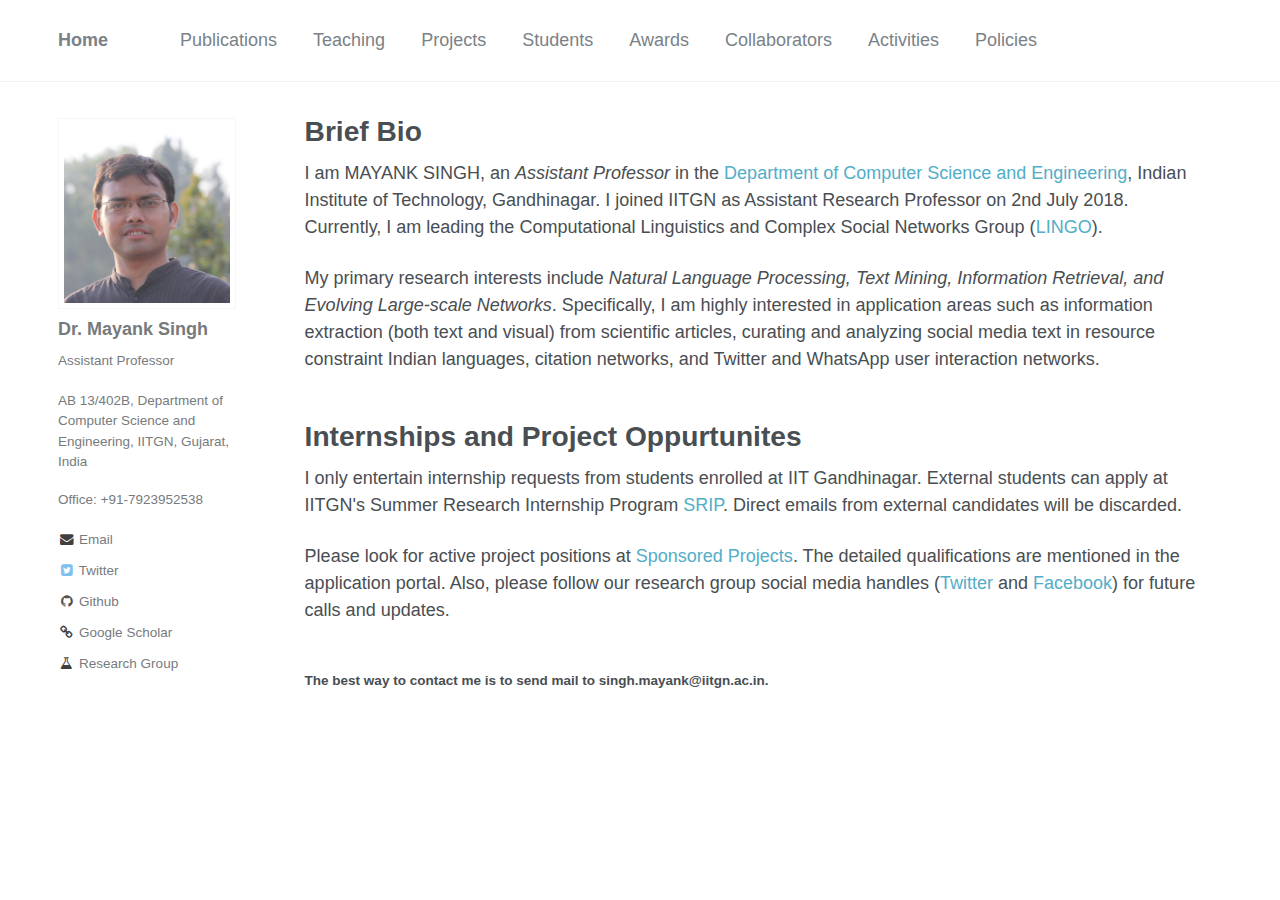
<file: index.html>
<!DOCTYPE html>
<html lang="en">
<head>
	<meta http-equiv="content-type" content="text/html; charset=UTF-8"><meta charset="utf-8"> <!-- begin SEO -->
	<title>Dr. Mayank Singh</title>
	<link href="https://getorg-testacct.github.io/feed.xml" type="application/atom+xml" rel="alternate" title="Dr. Mayank Singh"> 
	<meta name="HandheldFriendly" content="True">
	<meta name="MobileOptimized" content="320">
	<meta name="viewport" content="width=device-width, initial-scale=1.0">
	<link rel="stylesheet" href="css/main.css">
	<script src="https://code.jquery.com/jquery-1.10.2.js"></script>
	<script> 
		$(function(){
		  $("#header").load("header.html");
		  $("#profile_intro").load("profile_intro.html");
		  $("#button").load("buttons.html");
		});
	</script> 
	<script>
  (function(i,s,o,g,r,a,m){i['GoogleAnalyticsObject']=r;i[r]=i[r]||function(){
  (i[r].q=i[r].q||[]).push(arguments)},i[r].l=1*new Date();a=s.createElement(o),
  m=s.getElementsByTagName(o)[0];a.async=1;a.src=g;m.parentNode.insertBefore(a,m)
  })(window,document,'script','https://www.google-analytics.com/analytics.js','ga');
  ga('create', 'UA-96174454-1', 'auto');
  ga('send', 'pageview');
</script> 
</head>

<body data-gr-c-s-loaded="true">
	<div class="masthead" id="header">	
	</div>
	<div id="main" role="main">
		<div class="sidebar sticky">
			<div itemscope="" itemtype="http://schema.org/Person">
				<div class="author__avatar"> 
					<img src="img/mayank.JPG" alt="Dr. Mayank Singh">
				</div>
				<div id="profile_intro" class="author__content">
					
				</div>
				<div class="author__urls-wrapper" id="button"> 
					
				</div>
			</div>
		</div>
	<div>
		<article class="page">
			<meta itemprop="headline" content="About me">
			<meta itemprop="description" content="About me">
			<div class="page__inner-wrap">
				<header>
					<h1 class="page__title" itemprop="headline">Brief Bio
					</h1>
				</header>
				<section class="page__content" itemprop="text">
					<p> I am MAYANK SINGH, an <i>Assistant Professor</i> in the <a href="http://cs.iitgn.ac.in/">Department of Computer Science and Engineering</a>, Indian Institute of Technology, Gandhinagar. I joined IITGN as Assistant Research Professor on 2nd July 2018. Currently, I am leading the Computational Linguistics and Complex Social Networks Group (<a href="https://labs.iitgn.ac.in/lingo/">LINGO</a>).
                    </p> 

                    <p>My primary research interests include <i>Natural Language Processing, Text Mining, Information Retrieval, and Evolving Large-scale Networks</i>. Specifically, I am highly interested in application areas such as information extraction (both text and visual) from scientific articles, curating and analyzing social media text in resource constraint Indian languages, citation networks, and Twitter and WhatsApp user interaction networks. </p>

                    <br>

                    <h1 class="page__title" itemprop="headline">Internships and Project Oppurtunites
                    </h1>

                    <p>I only entertain internship requests from students enrolled at IIT Gandhinagar. External students can apply at IITGN's Summer Research Internship Program<a href="https://srip.iitgn.ac.in/portal/"> SRIP</a>. Direct emails from external candidates will be discarded.</p>

                    <p> Please look for active project positions at <a href="https://iitgn.ac.in/careers/staff"> Sponsored Projects</a>. The detailed qualifications are mentioned in the application portal. Also, please follow our research group social media handles (<a href="http://twitter.com/lingoiitgn">Twitter </a> and <a href="https://www.facebook.com/lingoiitgn/"> Facebook</a>) for future calls and updates. </p>

					<br>
					 <h5 class="page__title" itemprop="headline">The best way to contact me is to send mail to singh.mayank@iitgn.ac.in.
                    </h5>
					

					
				</section>
				<footer class="page__meta"></footer>
			</div>
		</article>
	</div>



<script src="js/main.js">
</script>


</body><span class="gr__tooltip"><span class="gr__tooltip-content"></span><i class="gr__tooltip-logo"></i><span class="gr__triangle"></span></span></html>
</file>
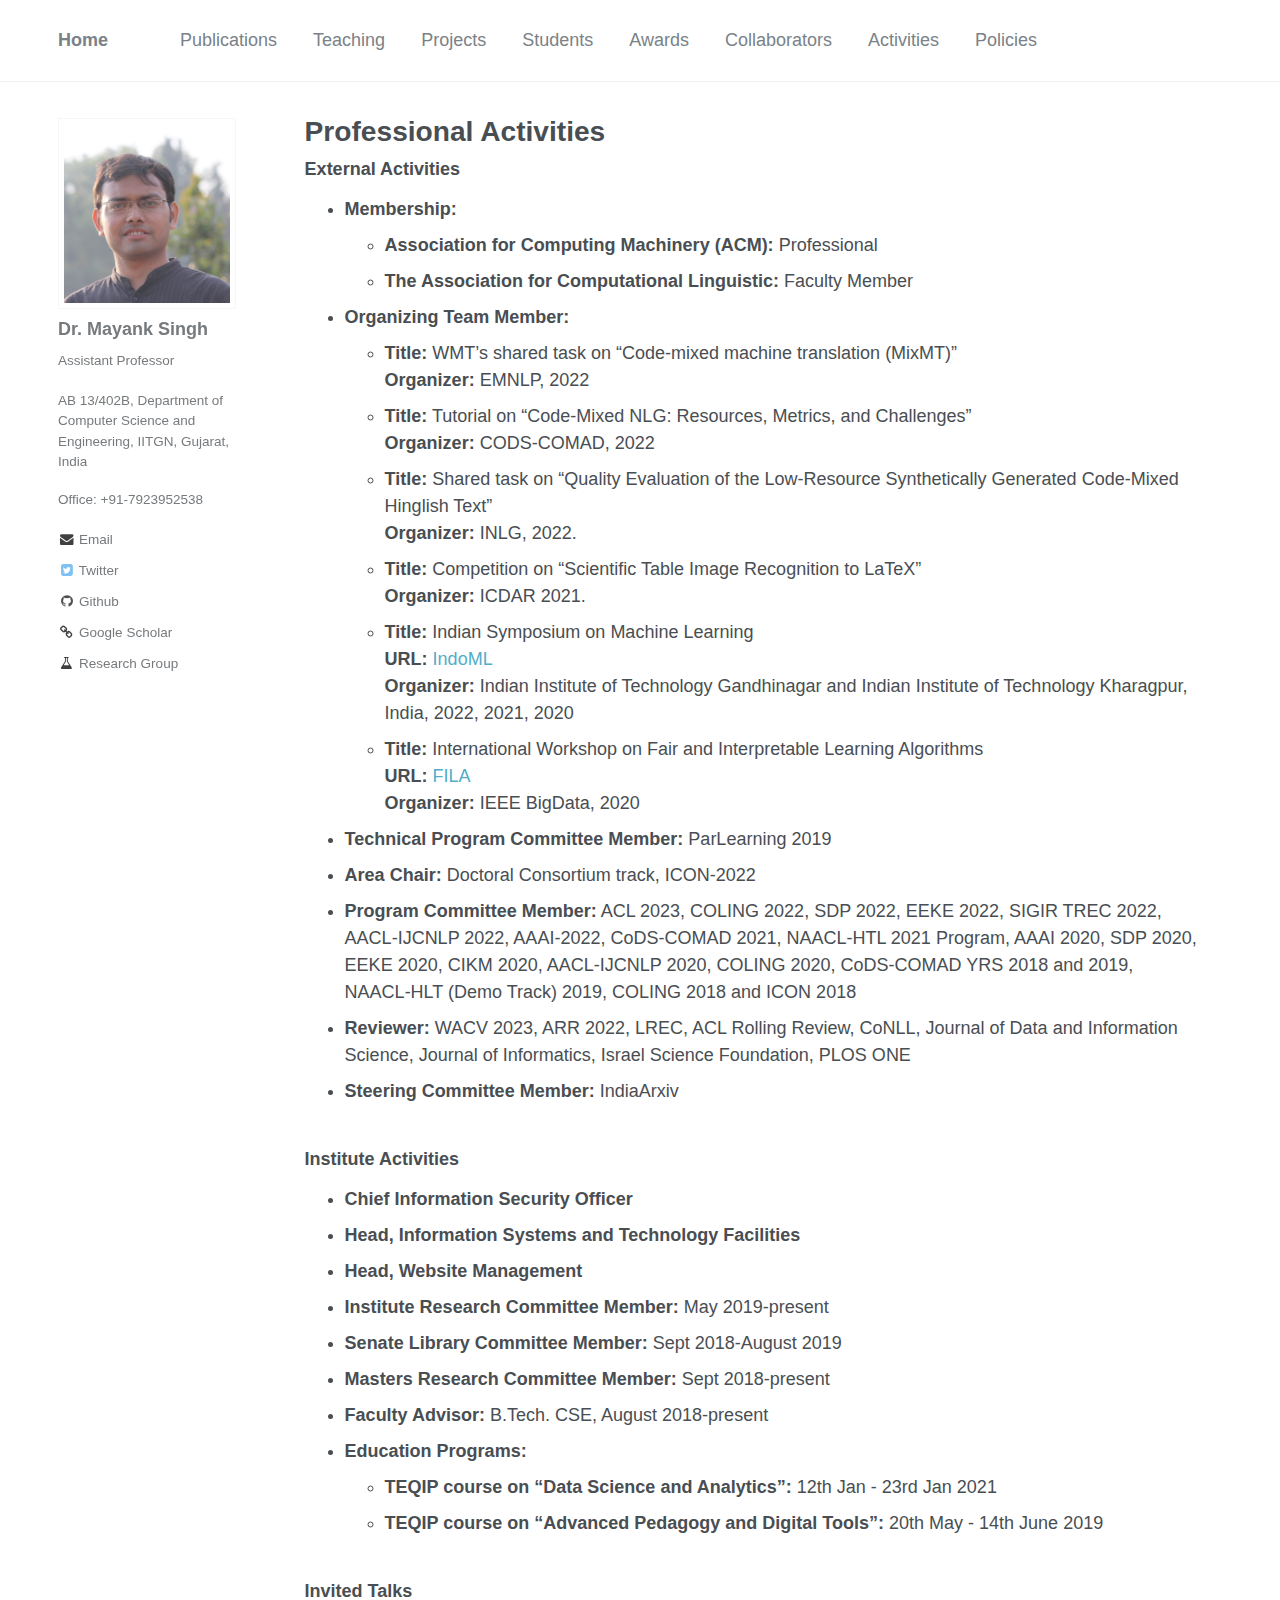
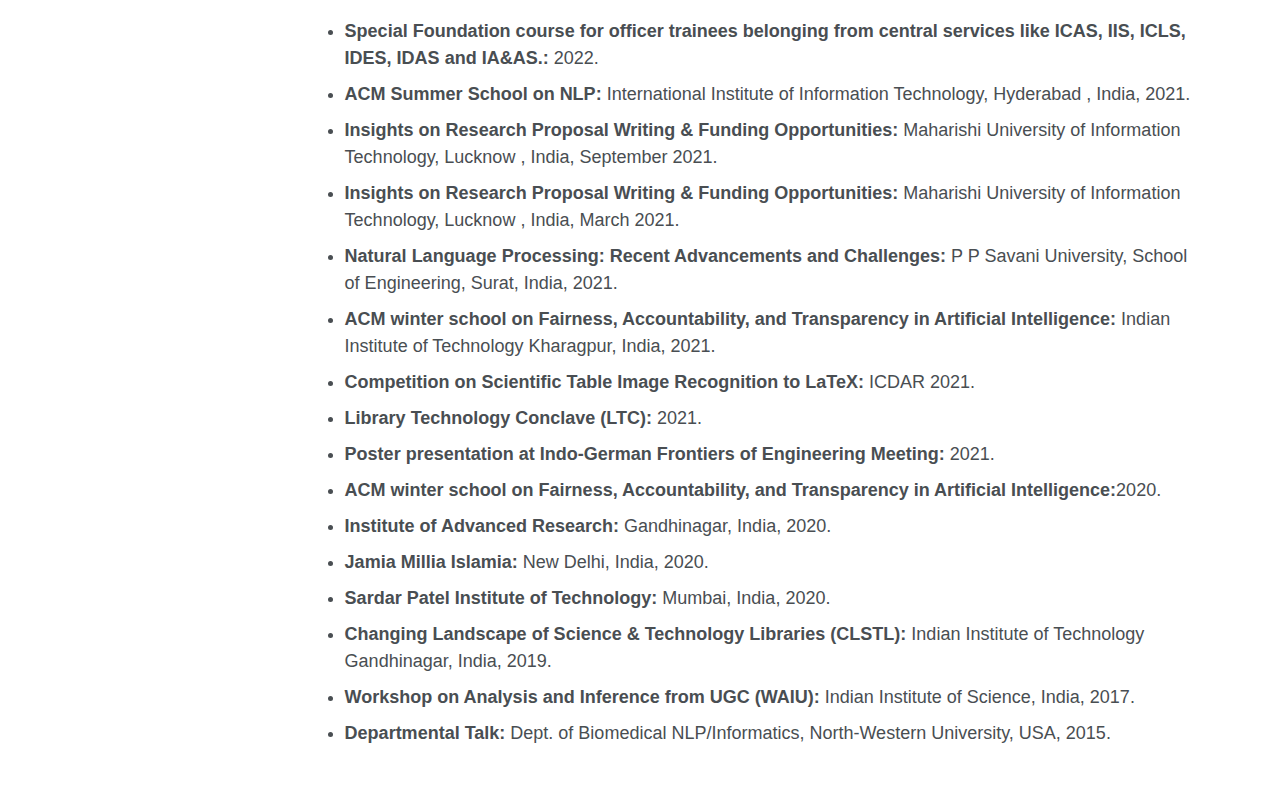
<file: Activity.html>
<!DOCTYPE html>
<html lang="en">
<head>
	<meta http-equiv="content-type" content="text/html; charset=UTF-8"><meta charset="utf-8"> <!-- begin SEO -->
	<title>Dr. Mayank Singh</title>
	<link href="https://getorg-testacct.github.io/feed.xml" type="application/atom+xml" rel="alternate" title="Dr. Mayank Singh"> 
	<meta name="HandheldFriendly" content="True">
	<meta name="MobileOptimized" content="320">
	<meta name="viewport" content="width=device-width, initial-scale=1.0">
	<link rel="stylesheet" href="css/main.css">
	<script src="https://code.jquery.com/jquery-1.10.2.js"></script>
	<script> 
		$(function(){
		  $("#header").load("header.html");
		  $("#profile_intro").load("profile_intro.html");
		  $("#button").load("buttons.html");
		});
	</script> 
	<script>
  (function(i,s,o,g,r,a,m){i['GoogleAnalyticsObject']=r;i[r]=i[r]||function(){
  (i[r].q=i[r].q||[]).push(arguments)},i[r].l=1*new Date();a=s.createElement(o),
  m=s.getElementsByTagName(o)[0];a.async=1;a.src=g;m.parentNode.insertBefore(a,m)
  })(window,document,'script','https://www.google-analytics.com/analytics.js','ga');
  ga('create', 'UA-96174454-1', 'auto');
  ga('send', 'pageview');
</script> 
</head>

<body data-gr-c-s-loaded="true">
	<div class="masthead" id="header">	
	</div>
	<div id="main" role="main">
		<div class="sidebar sticky">
			<div itemscope="" itemtype="http://schema.org/Person">
				<div class="author__avatar"> 
					<img src="img/mayank.JPG" alt="Dr. Mayank Singh">
				</div>
				<div id="profile_intro" class="author__content">
					
				</div>
				<div class="author__urls-wrapper" id="button"> 
					
				</div>
			</div>
		</div>
	<div>
		<article class="page">
			<meta itemprop="headline" content="About me">
			<meta itemprop="description" content="About me">
			<div class="page__inner-wrap">
				<header>
					<h1 class="page__title" itemprop="headline">Professional Activities
					</h1>
				</header>
				<section class="page__content" itemprop="text">
					<h3 class="page__title" itemprop="headline">External Activities
					</h3>
						<ul>
							<li><b>Membership:</b> 
							<ul>
								<li>
								<b>Association for Computing Machinery (ACM):</b> Professional <br>
								</li>
								<li>
								<b>The Association for Computational Linguistic:</b> Faculty Member <br>
								</li>
							</ul>
								
						</li>
						<li><b>Organizing Team Member:</b> 
							<ul>
								<li>
								<b>Title:</b> WMT’s shared task on “Code-mixed machine translation (MixMT)”<br>
								<b>Organizer:</b> EMNLP, 2022
								</li>
								<li>
								<b>Title:</b> Tutorial on “Code-Mixed NLG: Resources, Metrics, and Challenges”<br>
								<b>Organizer:</b> CODS-COMAD, 2022
								</li>
								<li>
								<b>Title:</b> Shared task on “Quality Evaluation of the Low-Resource Synthetically Generated Code-Mixed Hinglish Text”<br>
								<b>Organizer:</b> INLG, 2022.
								</li>
								<li>
								<b>Title:</b> Competition on “Scientific Table Image Recognition to LaTeX”<br>
								<b>Organizer:</b> ICDAR 2021.
								</li>
								<li>
								<b>Title:</b> Indian Symposium on Machine Learning<br>
								<b>URL:</b><a href="https://labs.iitgn.ac.in/datascience/indoml/"> IndoML</a><br>
								<b>Organizer:</b> Indian Institute of Technology Gandhinagar and Indian Institute of Technology Kharagpur, India, 2022, 2021, 2020
								</li>
								<li>
								<b>Title:</b> International Workshop on Fair and Interpretable Learning Algorithms<br>
								<b>URL:</b><a href="https://fila-workshop.github.io/#" > FILA</a><br>
								<b>Organizer:</b> IEEE BigData, 2020 
								</li>
							</ul>
								
						</li>
						<li><b>Technical Program Committee Member:</b> ParLearning 2019</li>
					    	<li><b>Area Chair:</b> Doctoral Consortium track, ICON-2022</li>
						<li><b>Program Committee Member:</b> ACL 2023, COLING 2022, SDP 2022, EEKE 2022, SIGIR TREC 2022, AACL-IJCNLP 2022, AAAI-2022, CoDS-COMAD 2021, NAACL-HTL 2021 Program, AAAI 2020, SDP 2020, EEKE 2020, CIKM 2020, AACL-IJCNLP 2020, COLING 2020, CoDS-COMAD YRS 2018 and 2019,  NAACL-HLT (Demo Track) 2019, COLING 2018 and ICON 2018</li>
						
						<li><b>Reviewer:</b> WACV 2023, ARR 2022, LREC, ACL Rolling Review, CoNLL, Journal of Data and Information Science, Journal of Informatics, Israel Science Foundation, PLOS ONE</li>
						<li><b>Steering Committee Member:</b> IndiaArxiv</li>
						</ul>
					<br>
					<h3 class="page__title" itemprop="headline">Institute Activities
					</h3>
						<ul>
							
								
						</li>
							<li><b>Chief Information Security Officer</b></li>
							<li><b>Head, Information Systems and Technology Facilities</b></li>
							<li><b>Head, Website Management</b></li>
							
							<li><b>Institute Research Committee Member:</b> May 2019-present</li>
							<li><b>Senate Library Committee Member:</b> Sept 2018-August 2019</li>
							<li><b>Masters Research Committee Member:</b> Sept 2018-present</li>
							<li><b>Faculty Advisor:</b> B.Tech. CSE,  August 2018-present</li>
							<li><b>Education Programs:</b> 
							<ul>
								<li>
								<b>TEQIP course on “Data Science and Analytics”:</b> 12th Jan - 23rd Jan 2021 <br>
								</li>
								<li>
								<b>TEQIP course on “Advanced Pedagogy and Digital Tools”:</b> 20th May - 14th June 2019 <br>
								</li>
							</ul>
						</ul>
					<br>
					<h3 class="page__title" itemprop="headline">Invited Talks
					</h3>
						<ul>
							<li><b>Special Foundation course for officer trainees belonging from central services like ICAS, IIS, ICLS, IDES, IDAS and IA&AS.:</b> 2022.</li>
							<li><b>ACM Summer School on NLP:</b> International Institute of Information Technology, Hyderabad , India, 2021.</li>
							<li><b>Insights on Research Proposal Writing & Funding Opportunities:</b> Maharishi University of Information Technology, Lucknow , India, September 2021.</li>
							<li><b>Insights on Research Proposal Writing & Funding Opportunities:</b> Maharishi University of Information Technology, Lucknow , India, March 2021.</li>
							<li><b>Natural Language Processing: Recent Advancements and Challenges:</b> P P Savani University, School of Engineering, Surat, India, 2021.</li>
							<li><b>ACM winter school on Fairness, Accountability, and Transparency in Artificial Intelligence:</b> Indian Institute of Technology Kharagpur, India, 2021.</li>
							<li><b>Competition on Scientific Table Image Recognition to LaTeX:</b> ICDAR 2021.</li>
							<li><b>Library Technology Conclave (LTC):</b> 2021.</li>
							<li><b>Poster presentation at Indo-German Frontiers of Engineering Meeting:</b> 2021.</li>
							<li><b>ACM winter school on Fairness, Accountability, and Transparency in Artificial Intelligence:</b>2020.</li>
							<li><b>Institute of Advanced Research:</b> Gandhinagar, India, 2020.</li>
							<li><b>Jamia Millia Islamia:</b> New Delhi, India, 2020.</li>
							<li><b>Sardar Patel Institute of Technology:</b> Mumbai, India, 2020.</li>
							<li><b>Changing Landscape of Science & Technology Libraries (CLSTL):</b> Indian Institute of Technology Gandhinagar, India, 2019.</li>
							<li><b>Workshop on Analysis and Inference from UGC (WAIU):</b> Indian Institute of Science, India,  2017.</li>
							<li><b>Departmental Talk:</b> Dept. of Biomedical NLP/Informatics, North-Western University, USA, 2015.</li>
						</ul>
				</section>
				<footer class="page__meta"></footer>
			</div>
		</article>
	</div>



<script src="js/main.js">
</script>


</body><span class="gr__tooltip"><span class="gr__tooltip-content"></span><i class="gr__tooltip-logo"></i><span class="gr__triangle"></span></span></html>
</file>
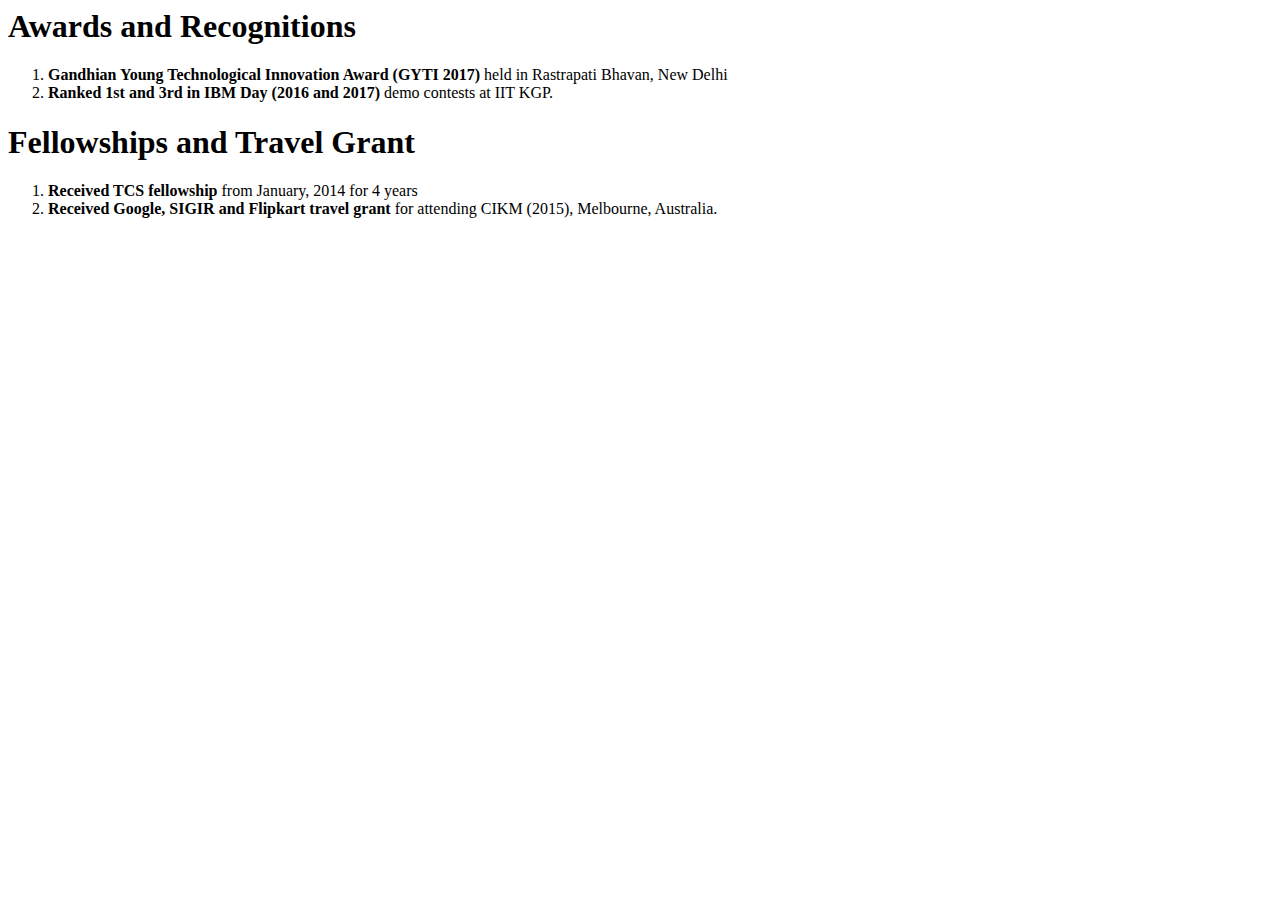
<file: awards.html>
<!DOCTYPE html PUBLIC "-//w3c//dtd html 4.0 transitional//en">
<html><head>
   <meta http-equiv="Content-Type" content="text/html">
<meta name="description" content="Home Page for Mayank Singh at IIT Kharagpur">
<meta name="keywords" content="Mayank Singh, Mayank, Citation network, Prediction, IIT Kharagpur">
   <title>Mayank Singh - Home Page</title>

<script>
  (function(i,s,o,g,r,a,m){i['GoogleAnalyticsObject']=r;i[r]=i[r]||function(){
  (i[r].q=i[r].q||[]).push(arguments)},i[r].l=1*new Date();a=s.createElement(o),
  m=s.getElementsByTagName(o)[0];a.async=1;a.src=g;m.parentNode.insertBefore(a,m)
  })(window,document,'script','https://www.google-analytics.com/analytics.js','ga');

  ga('create', 'UA-96174454-1', 'auto');
  ga('send', 'pageview');

</script>
<body> <h1>Awards and Recognitions</h1>

<ol>
  <li><b>Gandhian Young Technological Innovation Award (GYTI 2017)</b> held in Rastrapati Bhavan, New Delhi</li>
  <li><b>Ranked 1st and 3rd in IBM Day (2016 and 2017)</b> demo contests at IIT KGP.</li>
</ol>

<body> <h1>Fellowships and Travel Grant</h1>
<ol>
  <li><b>Received TCS fellowship</b>  from January, 2014 for 4 years</li>
  <li><b>Received Google, SIGIR and Flipkart travel grant </b> for attending CIKM (2015), Melbourne, Australia.</li>
</ol>
</body></html>
</file>
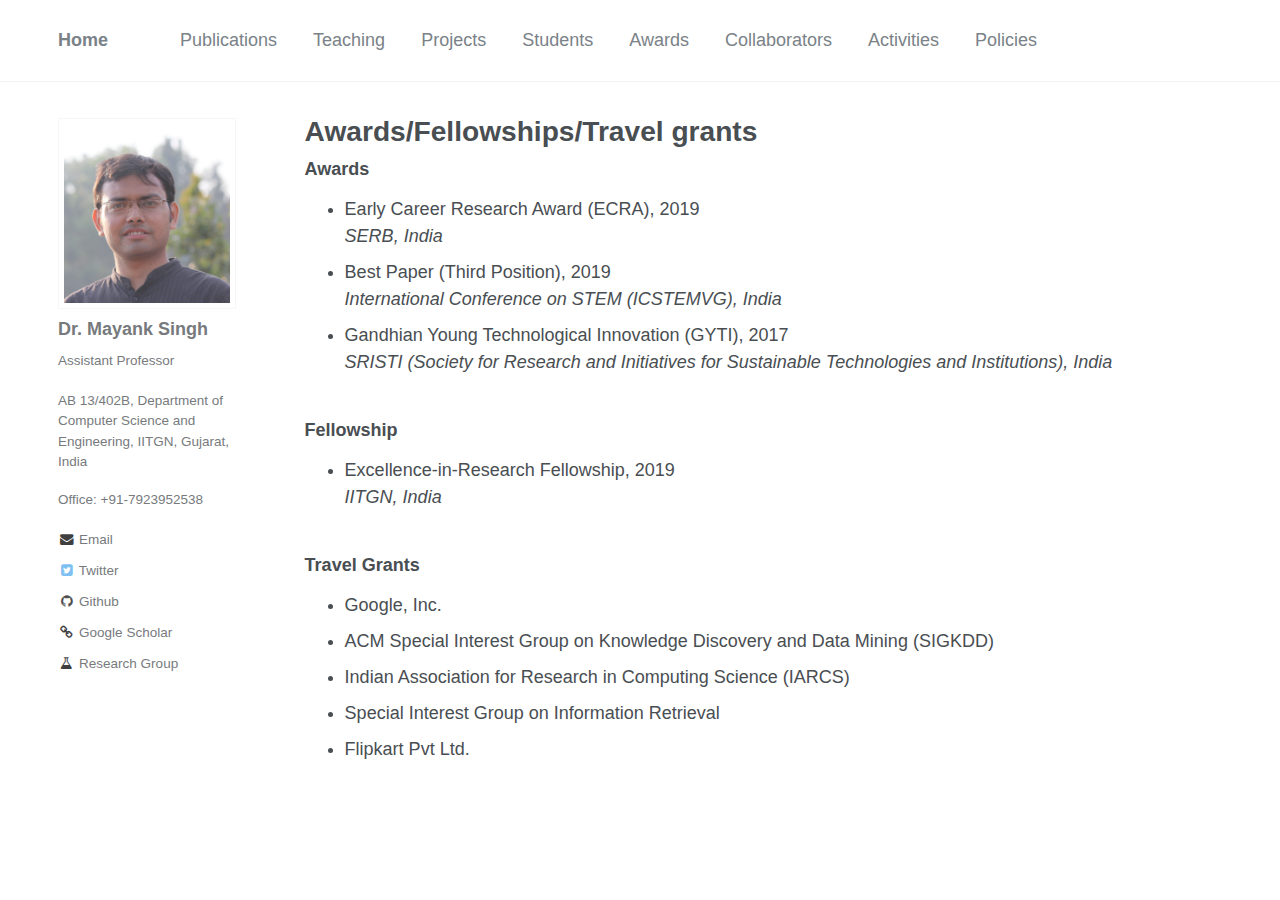
<file: Awards.html>
<!DOCTYPE html>
<html lang="en">
<head>
	<meta http-equiv="content-type" content="text/html; charset=UTF-8"><meta charset="utf-8"> <!-- begin SEO -->
	<title>Dr. Mayank Singh</title>
	<link href="https://getorg-testacct.github.io/feed.xml" type="application/atom+xml" rel="alternate" title="Dr. Mayank Singh"> 
	<meta name="HandheldFriendly" content="True">
	<meta name="MobileOptimized" content="320">
	<meta name="viewport" content="width=device-width, initial-scale=1.0">
	<link rel="stylesheet" href="css/main.css">
	<script src="https://code.jquery.com/jquery-1.10.2.js"></script>
	<script> 
		$(function(){
		  $("#header").load("header.html");
		  $("#profile_intro").load("profile_intro.html");
		  $("#button").load("buttons.html");
		});
	</script> 
	<script>
  (function(i,s,o,g,r,a,m){i['GoogleAnalyticsObject']=r;i[r]=i[r]||function(){
  (i[r].q=i[r].q||[]).push(arguments)},i[r].l=1*new Date();a=s.createElement(o),
  m=s.getElementsByTagName(o)[0];a.async=1;a.src=g;m.parentNode.insertBefore(a,m)
  })(window,document,'script','https://www.google-analytics.com/analytics.js','ga');
  ga('create', 'UA-96174454-1', 'auto');
  ga('send', 'pageview');
</script> 
</head>

<body data-gr-c-s-loaded="true">
	<div class="masthead" id="header">	
	</div>
	<div id="main" role="main">
		<div class="sidebar sticky">
			<div itemscope="" itemtype="http://schema.org/Person">
				<div class="author__avatar"> 
					<img src="img/mayank.JPG" alt="Dr. Mayank Singh">
				</div>
				<div id="profile_intro" class="author__content">
					
				</div>
				<div class="author__urls-wrapper" id="button"> 
					
				</div>
			</div>
		</div>
	<div>
		<article class="page">
			<meta itemprop="headline" content="About me">
			<meta itemprop="description" content="About me">
			<div class="page__inner-wrap">
				<header>
					<h1 class="page__title" itemprop="headline">Awards/Fellowships/Travel grants
					</h1>
				</header>
				<section class="page__content" itemprop="text">
					<h3 class="page__title" itemprop="headline">Awards
					</h3>
						<ul>
							<li>Early Career Research Award (ECRA), 2019<br>
					    	<i>SERB, India</i>
					    	<li>Best Paper (Third Position), 2019<br>
					    	<i>International Conference on STEM (ICSTEMVG), India</i>
					    	<li>Gandhian Young Technological Innovation (GYTI), 2017<br>
					    	<i>SRISTI (Society for Research and Initiatives for Sustainable Technologies and Institutions), India</i>	
					    </li>	
						</ul>
					<br>
					<h3 class="page__title" itemprop="headline">Fellowship
					</h3>
						<ul>
							<li>Excellence-in-Research Fellowship, 2019<br>
					    	<i>IITGN, India</i>
					    </li>	
						</ul>
					<br>
					<h3 class="page__title" itemprop="headline">Travel Grants
					</h3>
						<ul>
							<li> Google, Inc. 
					    	</li>
					    	<li> ACM Special Interest Group on Knowledge Discovery and Data Mining (SIGKDD)
					    	</li>
							<li> Indian Association for Research in Computing Science (IARCS)
					    	</li>
					    	<li> Special Interest Group on Information Retrieval
					    	</li> 
					    	<li> Flipkart Pvt Ltd. 
					    	</li> 


						</ul>
				</section>



				<footer class="page__meta"></footer>
			</div>
		</article>
	</div>



<script src="js/main.js">
</script> 

</body><span class="gr__tooltip"><span class="gr__tooltip-content"></span><i class="gr__tooltip-logo"></i><span class="gr__triangle"></span></span></html>
</file>
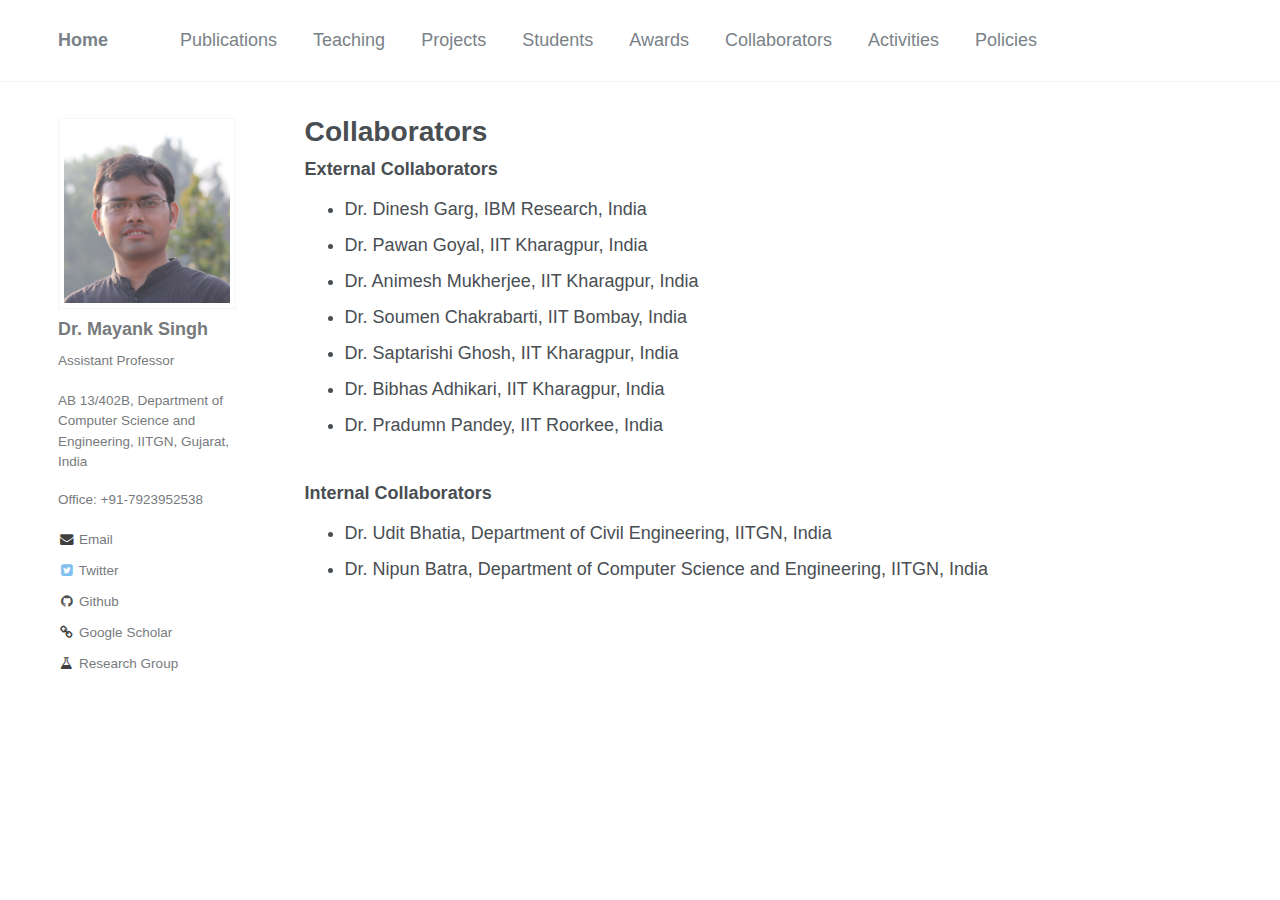
<file: Collaborators.html>
<!DOCTYPE html>
<html lang="en">
<head>
	<meta http-equiv="content-type" content="text/html; charset=UTF-8"><meta charset="utf-8"> <!-- begin SEO -->
	<title>Dr. Mayank Singh</title>
	<link href="https://getorg-testacct.github.io/feed.xml" type="application/atom+xml" rel="alternate" title="Dr. Mayank Singh"> 
	<meta name="HandheldFriendly" content="True">
	<meta name="MobileOptimized" content="320">
	<meta name="viewport" content="width=device-width, initial-scale=1.0">
	<link rel="stylesheet" href="css/main.css">
	<script src="https://code.jquery.com/jquery-1.10.2.js"></script>
	<script> 
		$(function(){
		  $("#header").load("header.html");
		  $("#profile_intro").load("profile_intro.html");
		  $("#button").load("buttons.html");
		});
	</script> 
	<script>
  (function(i,s,o,g,r,a,m){i['GoogleAnalyticsObject']=r;i[r]=i[r]||function(){
  (i[r].q=i[r].q||[]).push(arguments)},i[r].l=1*new Date();a=s.createElement(o),
  m=s.getElementsByTagName(o)[0];a.async=1;a.src=g;m.parentNode.insertBefore(a,m)
  })(window,document,'script','https://www.google-analytics.com/analytics.js','ga');
  ga('create', 'UA-96174454-1', 'auto');
  ga('send', 'pageview');
</script> 
</head>

<body data-gr-c-s-loaded="true">
	<div class="masthead" id="header">	
	</div>
	<div id="main" role="main">
		<div class="sidebar sticky">
			<div itemscope="" itemtype="http://schema.org/Person">
				<div class="author__avatar"> 
					<img src="img/mayank.JPG" alt="Dr. Mayank Singh">
				</div>
				<div id="profile_intro" class="author__content">
					
				</div>
				<div class="author__urls-wrapper" id="button"> 
					
				</div>
			</div>
		</div>
	<div>
		<article class="page">
			<meta itemprop="headline" content="About me">
			<meta itemprop="description" content="About me">
			<div class="page__inner-wrap">
				<header>
					<h1 class="page__title" itemprop="headline">Collaborators
					</h1>
				</header>
				<section class="page__content" itemprop="text">
					<h3 class="page__title" itemprop="headline">External Collaborators
					</h3>
						<ul>
							<li>Dr. Dinesh Garg, IBM Research, India</i>
					    	<li>Dr. Pawan Goyal, IIT Kharagpur, India</i>
					    	<li>Dr. Animesh Mukherjee, IIT Kharagpur, India</i>	
					    	<li>Dr. Soumen Chakrabarti, IIT Bombay, India</i>
					    	<li>Dr. Saptarishi Ghosh, IIT Kharagpur, India</i>
					    	<li>Dr. Bibhas Adhikari, IIT Kharagpur, India</i>
					    	<li>Dr. Pradumn Pandey, IIT Roorkee, India</i>
					    </li>	
						</ul>
					<br>
					<h3 class="page__title" itemprop="headline">Internal Collaborators
					</h3>
						<ul>
							<li>Dr. Udit Bhatia, Department of Civil Engineering, IITGN, India</i>
					    	<li>Dr. Nipun Batra, Department of Computer Science and Engineering, IITGN, India</i>
					    </li>	
						</ul>
				</section>
				<footer class="page__meta"></footer>
			</div>
		</article>
	</div>



<script src="js/main.js">
</script> 

</body><span class="gr__tooltip"><span class="gr__tooltip-content"></span><i class="gr__tooltip-logo"></i><span class="gr__triangle"></span></span></html>
</file>
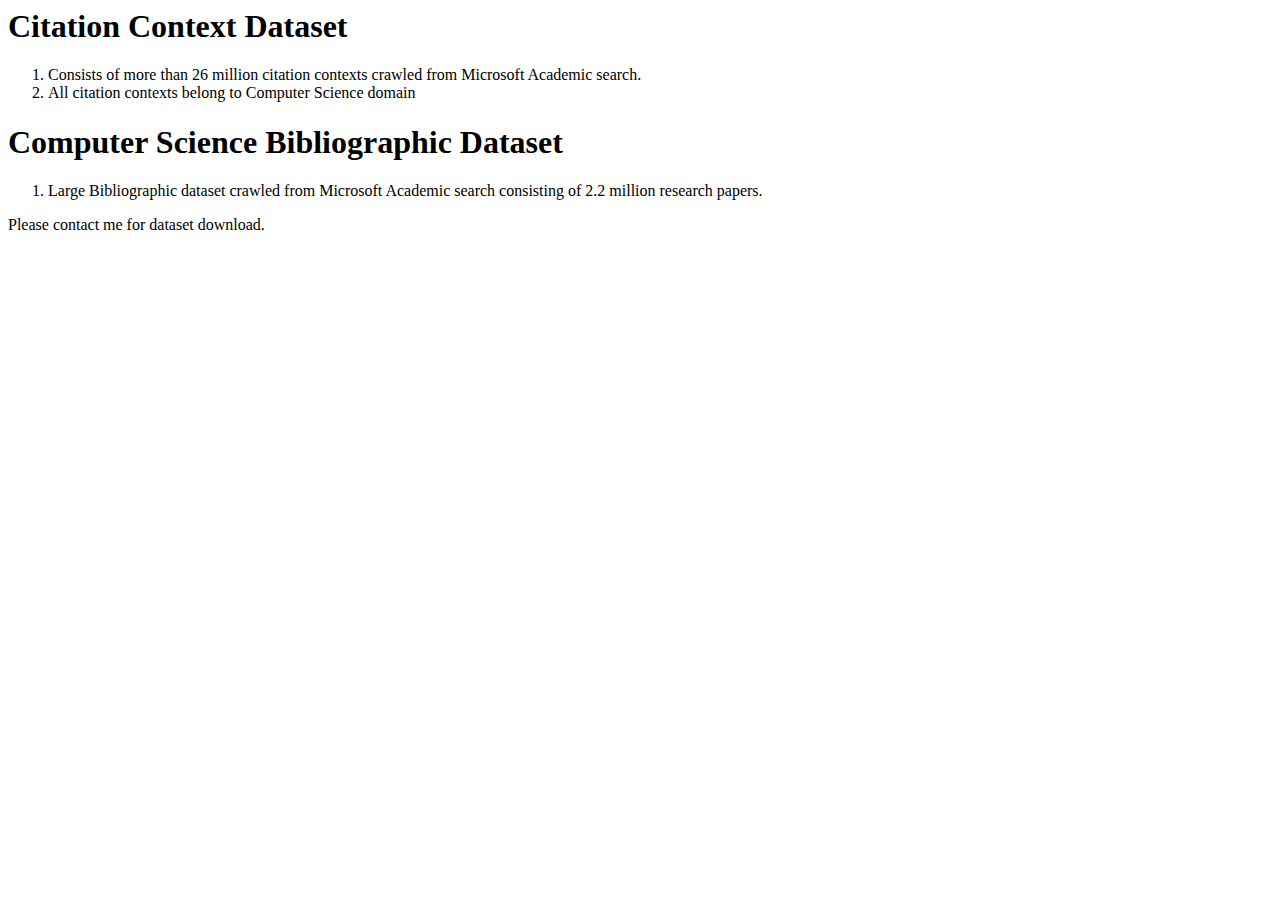
<file: datasets.html>
<!DOCTYPE html PUBLIC "-//w3c//dtd html 4.0 transitional//en">
<html><head>
   <meta http-equiv="Content-Type" content="text/html">
<meta name="description" content="Home Page for Mayank Singh at IIT Kharagpur">
<meta name="keywords" content="Mayank Singh, Mayank, Citation network, Prediction, IIT Kharagpur">
   <title>Mayank Singh - Home Page</title>

<script>
  (function(i,s,o,g,r,a,m){i['GoogleAnalyticsObject']=r;i[r]=i[r]||function(){
  (i[r].q=i[r].q||[]).push(arguments)},i[r].l=1*new Date();a=s.createElement(o),
  m=s.getElementsByTagName(o)[0];a.async=1;a.src=g;m.parentNode.insertBefore(a,m)
  })(window,document,'script','https://www.google-analytics.com/analytics.js','ga');

  ga('create', 'UA-96174454-1', 'auto');
  ga('send', 'pageview');

</script>
<body> <h1>Citation Context Dataset</h1>

<ol>
  <li>Consists of more than 26 million citation contexts crawled from Microsoft Academic search.</li>
  <li>All citation contexts belong to Computer Science domain</li>
</ol>

<body> <h1>Computer Science Bibliographic Dataset</h1>
<ol>
  <li>Large Bibliographic dataset crawled from Microsoft Academic search consisting of 2.2 million research papers.</li>
</ol>


Please contact me for dataset download.
</body></html>
</file>
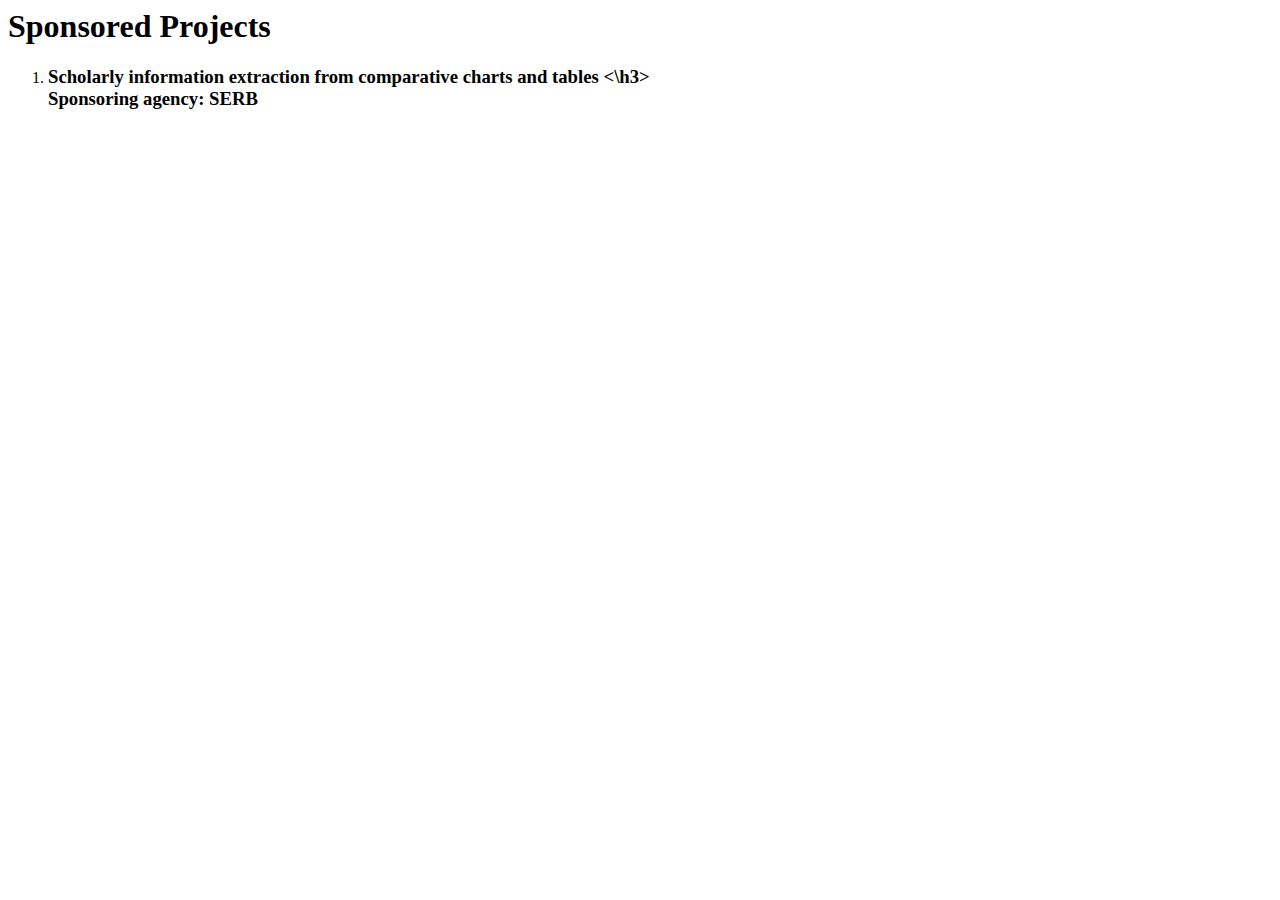
<file: funding.html>
<!DOCTYPE html PUBLIC "-//w3c//dtd html 4.0 transitional//en">
<html><head>
   <meta http-equiv="Content-Type" content="text/html">
<meta name="description" content="Home Page for Mayank Singh at IIT Kharagpur">
<meta name="keywords" content="Mayank Singh, Mayank, Citation network, Prediction, IIT Kharagpur">
   <title>Mayank Singh - Home Page</title>

<script>
  (function(i,s,o,g,r,a,m){i['GoogleAnalyticsObject']=r;i[r]=i[r]||function(){
  (i[r].q=i[r].q||[]).push(arguments)},i[r].l=1*new Date();a=s.createElement(o),
  m=s.getElementsByTagName(o)[0];a.async=1;a.src=g;m.parentNode.insertBefore(a,m)
  })(window,document,'script','https://www.google-analytics.com/analytics.js','ga');
  ga('create', 'UA-96174454-1', 'auto');
  ga('send', 'pageview');
</script>
<body> <h1>Sponsored Projects</h1>
<ol>
  <li><h3> Scholarly information extraction from comparative charts and tables <\h3><br>
  <b> Sponsoring agency: SERB</li>
</ol>


</body></html>
</file>
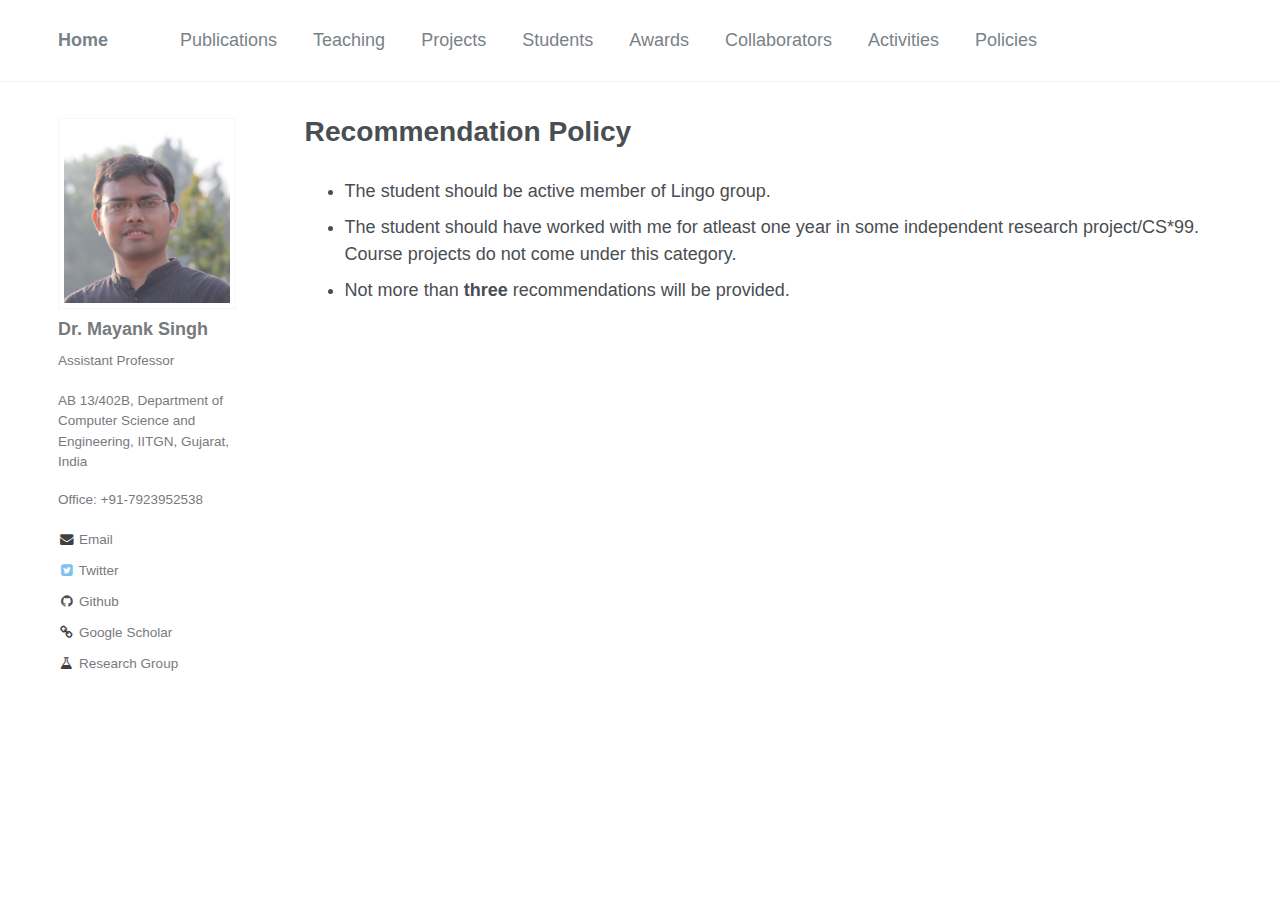
<file: Policies.html>
<!DOCTYPE html>
<html lang="en">
<head>
	<meta http-equiv="content-type" content="text/html; charset=UTF-8"><meta charset="utf-8"> <!-- begin SEO -->
	<title>Dr. Mayank Singh</title>
	<link href="https://getorg-testacct.github.io/feed.xml" type="application/atom+xml" rel="alternate" title="Dr. Mayank Singh"> 
	<meta name="HandheldFriendly" content="True">
	<meta name="MobileOptimized" content="320">
	<meta name="viewport" content="width=device-width, initial-scale=1.0">
	<link rel="stylesheet" href="css/main.css">
	<script src="https://code.jquery.com/jquery-1.10.2.js"></script>
	<script> 
		$(function(){
		  $("#header").load("header.html");
		  $("#profile_intro").load("profile_intro.html");
		  $("#button").load("buttons.html");
		});
	</script>
	<script>
  (function(i,s,o,g,r,a,m){i['GoogleAnalyticsObject']=r;i[r]=i[r]||function(){
  (i[r].q=i[r].q||[]).push(arguments)},i[r].l=1*new Date();a=s.createElement(o),
  m=s.getElementsByTagName(o)[0];a.async=1;a.src=g;m.parentNode.insertBefore(a,m)
  })(window,document,'script','https://www.google-analytics.com/analytics.js','ga');
  ga('create', 'UA-96174454-1', 'auto');
  ga('send', 'pageview');
</script>  
</head>

<body data-gr-c-s-loaded="true">
	<div class="masthead" id="header">	
	</div>
	<div id="main" role="main">
		<div class="sidebar sticky">
			<div itemscope="" itemtype="http://schema.org/Person">
				<div class="author__avatar"> 
					<img src="img/mayank.JPG" alt="Dr. Mayank Singh">
				</div>
				<div id="profile_intro" class="author__content">
					
				</div>
				<div class="author__urls-wrapper" id="button"> 
					
				</div>
			</div>
		</div>
	<div>
		<article class="page">
			<meta itemprop="headline" content="About me">
			<meta itemprop="description" content="About me">
			<div class="page__inner-wrap">
				<header>
					<h1 class="page__title" itemprop="headline">Recommendation Policy
					</h1>
				</header>
				<section class="page__content" itemprop="text">
						<ul>
							<li>The student should be active member of Lingo group.</li>
              <li>The student should have worked with me for atleast one year in some independent research project/CS*99. 
                Course projects do not come under this category.</li>	
              <li>Not more than <b>three</b> recommendations will be provided. </li>	
						</ul>

				</section>
				<footer class="page__meta"></footer>
			</div>
		</article>
	</div>



<script src="js/main.js">
</script> 

</body><span class="gr__tooltip"><span class="gr__tooltip-content"></span><i class="gr__tooltip-logo"></i><span class="gr__triangle"></span></span></html>
</file>
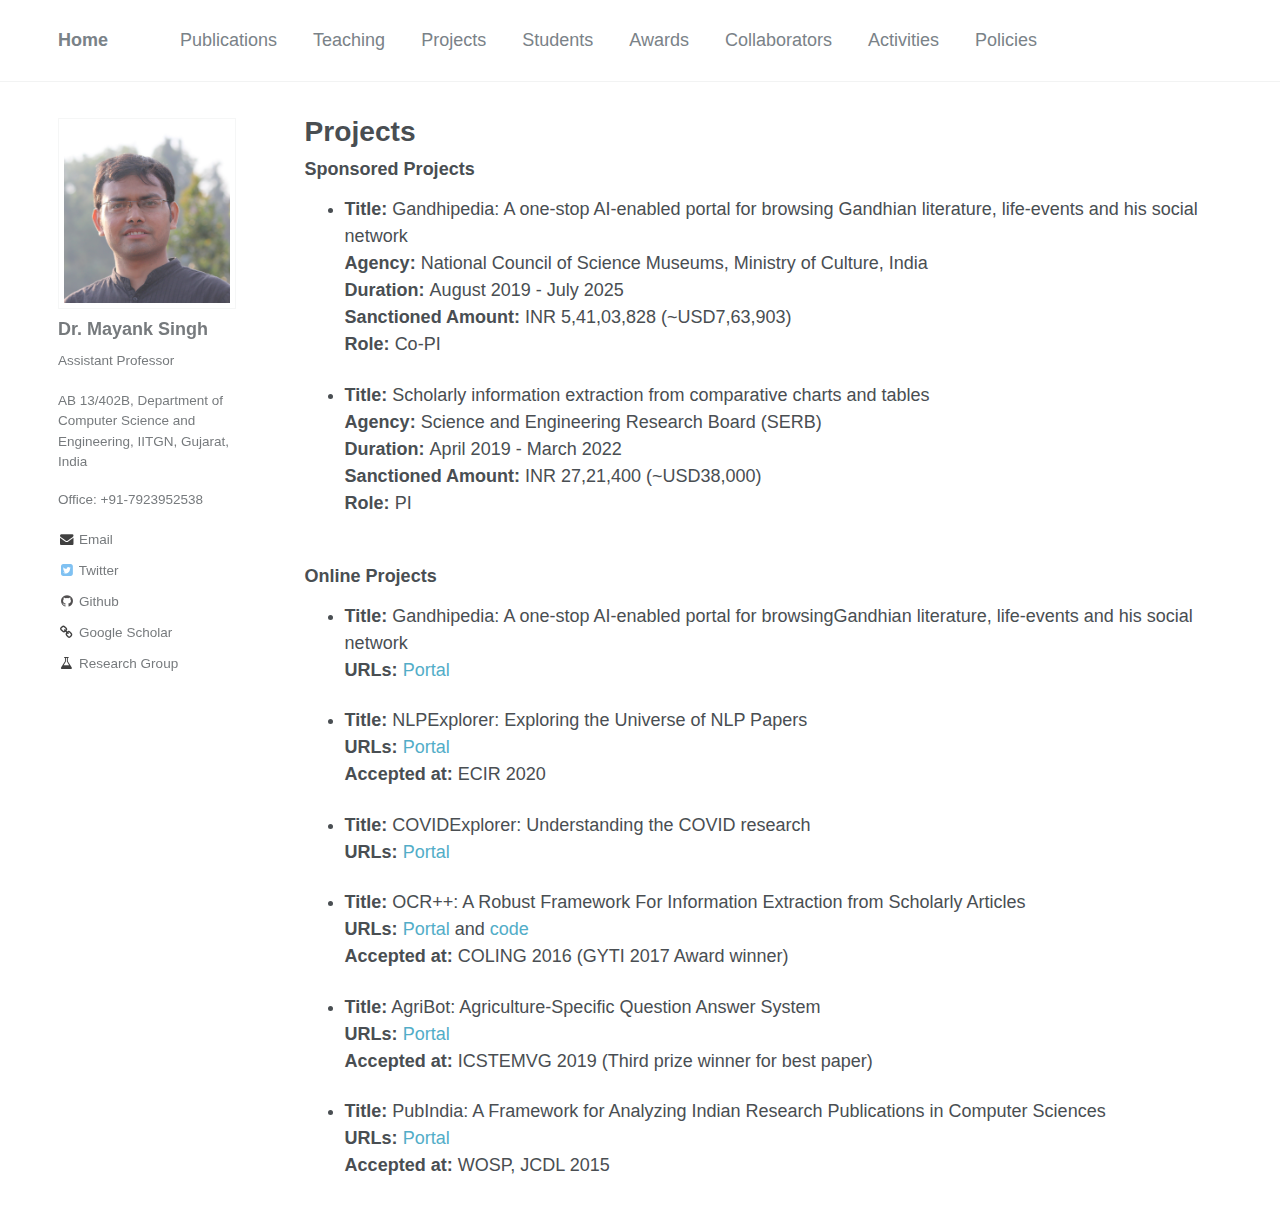
<file: Projects.html>
<!DOCTYPE html>
<html lang="en">
<head>
	<meta http-equiv="content-type" content="text/html; charset=UTF-8"><meta charset="utf-8"> <!-- begin SEO -->
	<title>Dr. Mayank Singh</title>
	<link href="https://getorg-testacct.github.io/feed.xml" type="application/atom+xml" rel="alternate" title="Dr. Mayank Singh"> 
	<meta name="HandheldFriendly" content="True">
	<meta name="MobileOptimized" content="320">
	<meta name="viewport" content="width=device-width, initial-scale=1.0">
	<link rel="stylesheet" href="css/main.css">
	<script src="https://code.jquery.com/jquery-1.10.2.js"></script>
	<script> 
		$(function(){
		  $("#header").load("header.html");
		  $("#profile_intro").load("profile_intro.html");
		  $("#button").load("buttons.html");
		});
	</script> 
	<script>
  (function(i,s,o,g,r,a,m){i['GoogleAnalyticsObject']=r;i[r]=i[r]||function(){
  (i[r].q=i[r].q||[]).push(arguments)},i[r].l=1*new Date();a=s.createElement(o),
  m=s.getElementsByTagName(o)[0];a.async=1;a.src=g;m.parentNode.insertBefore(a,m)
  })(window,document,'script','https://www.google-analytics.com/analytics.js','ga');
  ga('create', 'UA-96174454-1', 'auto');
  ga('send', 'pageview');
</script> 
</head>

<body data-gr-c-s-loaded="true">
	<div class="masthead" id="header">	
	</div>
	<div id="main" role="main">
		<div class="sidebar sticky">
			<div itemscope="" itemtype="http://schema.org/Person">
				<div class="author__avatar"> 
					<img src="img/mayank.JPG" alt="Dr. Mayank Singh">
				</div>
				<div id="profile_intro" class="author__content">
					
				</div>
				<div class="author__urls-wrapper" id="button"> 
					
				</div>
			</div>
		</div>
	<div>
		<article class="page">
			<meta itemprop="headline" content="About me">
			<meta itemprop="description" content="About me">
			<div class="page__inner-wrap">
				<header>
					<h1 class="page__title" itemprop="headline"> Projects
					</h1>
				</header>
				<section class="page__content" itemprop="text">
					<h3 class="page__title" itemprop="headline">Sponsored Projects
					</h3>
					<ul>
						<li>
							<p>
							    <b>Title:</b> Gandhipedia: A one-stop AI-enabled portal for browsing Gandhian literature, life-events and his social network<br>
							    <b>Agency:</b> National Council of Science Museums, Ministry of Culture, India<br>
							    <b> Duration: </b> August 2019 - July 2025<br>
							    <b> Sanctioned Amount: </b> INR 5,41,03,828 (~USD7,63,903)<br>
							    <b> Role: </b> Co-PI
							</p>
						</li>
						
						<li>
							<p>
							    <b>Title:</b> Scholarly information extraction from comparative charts and tables<br>
							    <b>Agency:</b> Science and Engineering Research Board (SERB)<br>
							    <b> Duration: </b> April 2019 - March 2022<br>
							    <b> Sanctioned Amount: </b> INR 27,21,400 (~USD38,000)<br>
							    <b> Role: </b> PI
							</p>
						</li>
					</ul>

					<br>
					<h3 class="page__title" itemprop="headline">Online Projects
					</h3>
					<ul>
						
						<li>
							<p>
							    <b>Title:</b> Gandhipedia: A one-stop AI-enabled portal for browsingGandhian literature, life-events and his social network<br>
							    <b>URLs:</b> <a href="http://Gandhipedia150.in/">Portal</a> <br>
							</p>
						</li>
						
						<li>
							<p>
							    <b>Title:</b> NLPExplorer: Exploring the Universe of NLP Papers<br>
							    <b>URLs:</b> <a href="http://nlpexplorer.org/">Portal</a> <br>
							    <b>Accepted at:</b> ECIR 2020 
							</p>
						</li>
						
						<li>
							<p>
							    <b>Title:</b> COVIDExplorer: Understanding the COVID research<br>
							    <b>URLs:</b> <a href="http://covidexplorer.in/">Portal</a> <br>
							</p>
						</li>
						
						<li>
							<p>
							    <b>Title:</b> OCR++: A Robust Framework For Information Extraction from Scholarly Articles<br>
							    <b>URLs:</b> <a href="http://www.cnergres.iitkgp.ac.in/OCR++/home/">Portal</a> and <a href="https://github.com/ocrplusplus/ocrplusplus">code</a> <br>
							    <b>Accepted at:</b> COLING 2016 (GYTI 2017 Award winner)
							</p>
						</li>
						<li>
							<p>
							    <b>Title:</b> AgriBot: Agriculture-Specific Question Answer System<br>
							    <b>URLs:</b> <a href="http://agribotchat.appspot.com/">Portal</a><br>
							    <b>Accepted at:</b> ICSTEMVG 2019 (Third prize winner for best paper)
							</p>
						</li>
						<li>
							<p>
							    <b>Title:</b> PubIndia: A Framework for Analyzing Indian Research Publications in Computer Sciences <br>
							    <b>URLs:</b> <a href="http://cse.iitkgp.ac.in/resgrp/cnerg/PubIndia/">Portal</a><br>
							    <b>Accepted at:</b> WOSP, JCDL 2015
							</p>
						</li>
					</ul>

				</section>
				<footer class="page__meta"></footer>
			</div>
		</article>
	</div>



<script src="js/main.js">
</script> 

</body><span class="gr__tooltip"><span class="gr__tooltip-content"></span><i class="gr__tooltip-logo"></i><span class="gr__triangle"></span></span></html>
</file>
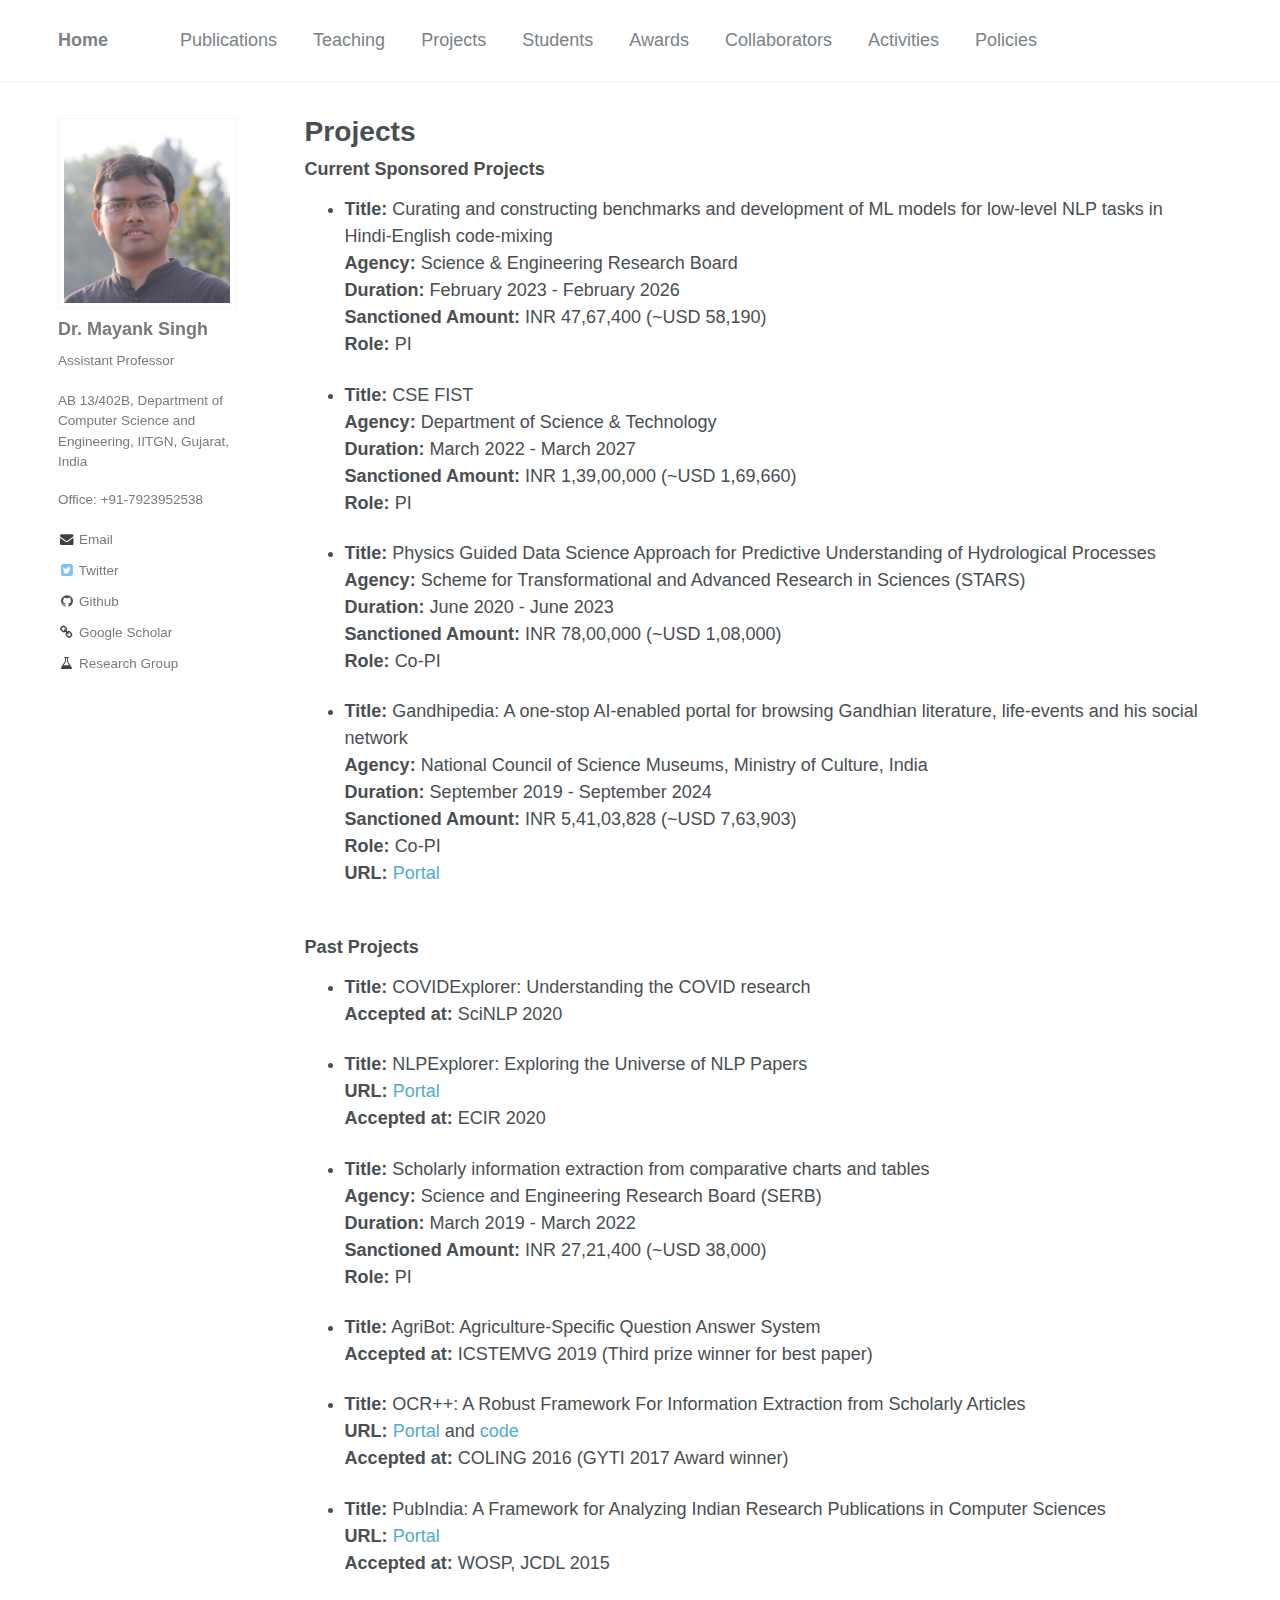
<file: projects.html>
<!DOCTYPE html>
<html lang="en">
<head>
	<meta http-equiv="content-type" content="text/html; charset=UTF-8"><meta charset="utf-8"> <!-- begin SEO -->
	<title>Dr. Mayank Singh</title>
	<link href="https://getorg-testacct.github.io/feed.xml" type="application/atom+xml" rel="alternate" title="Dr. Mayank Singh"> 
	<meta name="HandheldFriendly" content="True">
	<meta name="MobileOptimized" content="320">
	<meta name="viewport" content="width=device-width, initial-scale=1.0">
	<link rel="stylesheet" href="css/main.css">
	<script src="https://code.jquery.com/jquery-1.10.2.js"></script>
	<script> 
		$(function(){
		  $("#header").load("header.html");
		  $("#profile_intro").load("profile_intro.html");
		  $("#button").load("buttons.html");
		});
	</script> 
	<script>
  (function(i,s,o,g,r,a,m){i['GoogleAnalyticsObject']=r;i[r]=i[r]||function(){
  (i[r].q=i[r].q||[]).push(arguments)},i[r].l=1*new Date();a=s.createElement(o),
  m=s.getElementsByTagName(o)[0];a.async=1;a.src=g;m.parentNode.insertBefore(a,m)
  })(window,document,'script','https://www.google-analytics.com/analytics.js','ga');
  ga('create', 'UA-96174454-1', 'auto');
  ga('send', 'pageview');
</script> 
</head>

<body data-gr-c-s-loaded="true">
	<div class="masthead" id="header">	
	</div>
	<div id="main" role="main">
		<div class="sidebar sticky">
			<div itemscope="" itemtype="http://schema.org/Person">
				<div class="author__avatar"> 
					<img src="img/mayank.JPG" alt="Dr. Mayank Singh">
				</div>
				<div id="profile_intro" class="author__content">
					
				</div>
				<div class="author__urls-wrapper" id="button"> 
					
				</div>
			</div>
		</div>
	<div>
		<article class="page">
			<meta itemprop="headline" content="About me">
			<meta itemprop="description" content="About me">
			<div class="page__inner-wrap">
				<header>
					<h1 class="page__title" itemprop="headline"> Projects
					</h1>
				</header>
				<section class="page__content" itemprop="text">
					<h3 class="page__title" itemprop="headline">Current Sponsored Projects
					</h3>
					<ul>
						<li>
							<p>
							    <b>Title:</b> Curating and constructing benchmarks and development of ML models for low-level NLP tasks in Hindi-English code-mixing<br>
							    <b>Agency:</b> Science & Engineering Research Board<br>
							    <b> Duration: </b> February 2023 - February 2026<br>
							    <b> Sanctioned Amount: </b> INR 47,67,400 (~USD 58,190)<br>
							    <b> Role: </b> PI
							</p>
						</li>					
						<li>
							<p>
							    <b>Title:</b> CSE FIST<br>
							    <b>Agency:</b> Department of Science & Technology<br>
							    <b> Duration: </b> March 2022 - March 2027<br>
							    <b> Sanctioned Amount: </b> INR 1,39,00,000 (~USD 1,69,660)<br>
							    <b> Role: </b> PI
							</p>
						</li>
						<li>
							<p>
							    <b>Title:</b> Physics Guided Data Science Approach for Predictive Understanding of Hydrological Processes<br>
							    <b>Agency:</b> Scheme for Transformational and Advanced Research in Sciences (STARS)<br>
							    <b> Duration: </b> June 2020 - June 2023<br>
							    <b> Sanctioned Amount: </b> INR 78,00,000 (~USD 1,08,000)<br>
							    <b> Role: </b> Co-PI
							</p>
						</li>
						<li>
							<p>
							    <b>Title:</b> Gandhipedia: A one-stop AI-enabled portal for browsing Gandhian literature, life-events and his social network<br>
							    <b>Agency:</b> National Council of Science Museums, Ministry of Culture, India<br>
							    <b> Duration: </b> September 2019 - September 2024<br>
							    <b> Sanctioned Amount: </b> INR 5,41,03,828 (~USD 7,63,903)<br>
							    <b> Role: </b> Co-PI <br>
						            <b>URL:</b> <a href="http://Gandhipedia150.in/">Portal</a> <br>
							</p>
						</li>
					</ul>

					<br>
					
          <h3 class="page__title" itemprop="headline">Past Projects</h3>
            <ul>
		    			<li>
               					 <p>
                    					<b>Title:</b> COVIDExplorer: Understanding the COVID research<br>
               	     					<b>Accepted at:</b> SciNLP 2020
                				</p>
           			       </li>
		    			<li>
						<p>
		       				    	<b>Title:</b> NLPExplorer: Exploring the Universe of NLP Papers<br>
						    	<b>URL:</b> <a href="http://nlpexplorer.org/">Portal</a> <br>
							    <b>Accepted at:</b> ECIR 2020 
						</p>
          				        </li>
              					
		     				 <li>
							<p>
							    <b>Title:</b> Scholarly information extraction from comparative charts and tables<br>
							    <b>Agency:</b> Science and Engineering Research Board (SERB)<br>
							    <b> Duration: </b> March 2019 - March 2022<br>
							    <b> Sanctioned Amount: </b> INR 27,21,400 (~USD 38,000)<br>
							    <b> Role: </b> PI
							</p>
						</li>
            				       <li>
              					  <p>
                  					<b>Title:</b> AgriBot: Agriculture-Specific Question Answer System<br>
							<b>Accepted at:</b> ICSTEMVG 2019 (Third prize winner for best paper)
                				</p>
              					</li>
		  
		    				
                                                 <li>
                                                      <p>
                  <b>Title:</b> OCR++: A Robust Framework For Information Extraction from Scholarly Articles<br>
                  <b>URL:</b> <a href="http://www.cnergres.iitkgp.ac.in/OCR++/home/">Portal</a> and <a href="https://github.com/ocrplusplus/ocrplusplus">code</a> <br>
                  <b>Accepted at:</b> COLING 2016 (GYTI 2017 Award winner)
              </p>
            </li>
						<li>
							<p>
							    <b>Title:</b> PubIndia: A Framework for Analyzing Indian Research Publications in Computer Sciences <br>
							    <b>URL:</b> <a href="http://cse.iitkgp.ac.in/resgrp/cnerg/PubIndia/">Portal</a><br>
							    <b>Accepted at:</b> WOSP, JCDL 2015
							</p>
						</li>
						
              					
            				</ul>
					
				</section>
				<footer class="page__meta"></footer>
			</div>
		</article>
	</div>



<script src="js/main.js">
</script> 

</body><span class="gr__tooltip"><span class="gr__tooltip-content"></span><i class="gr__tooltip-logo"></i><span class="gr__triangle"></span></span></html>
</file>
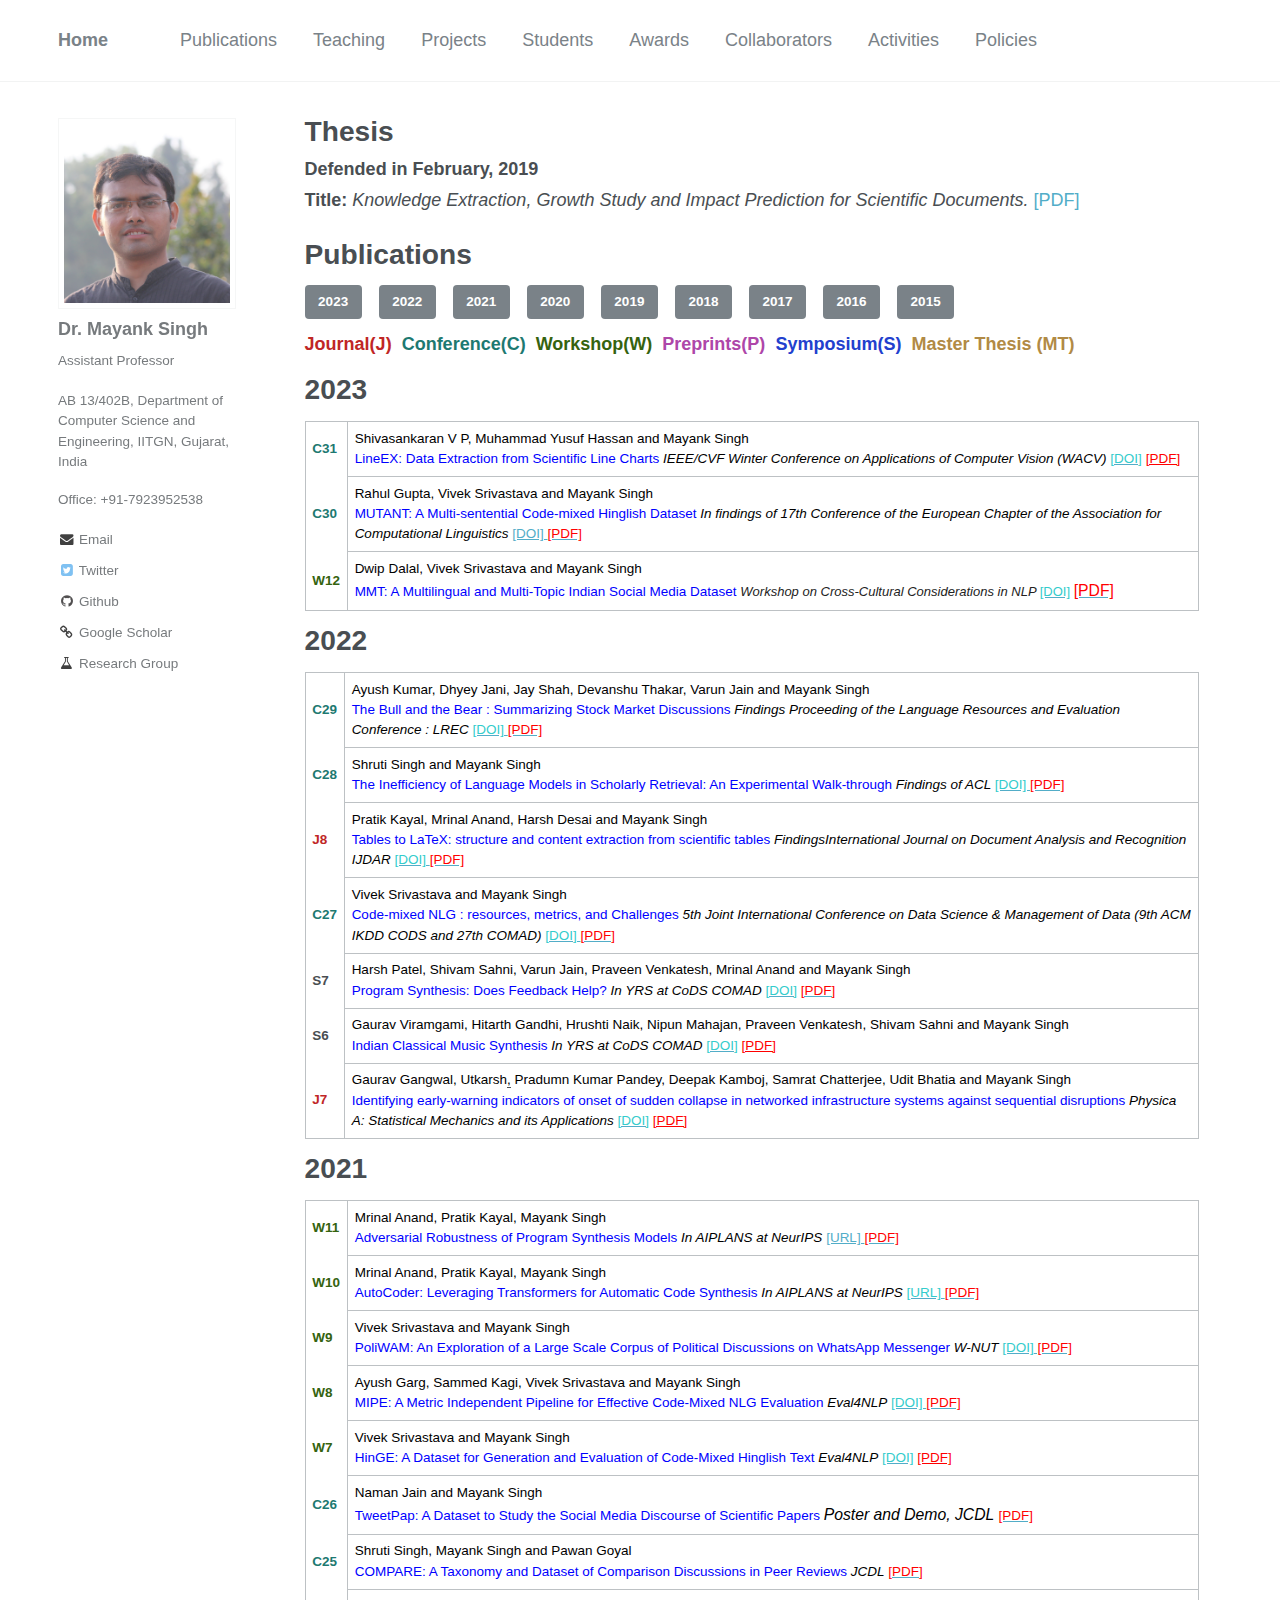
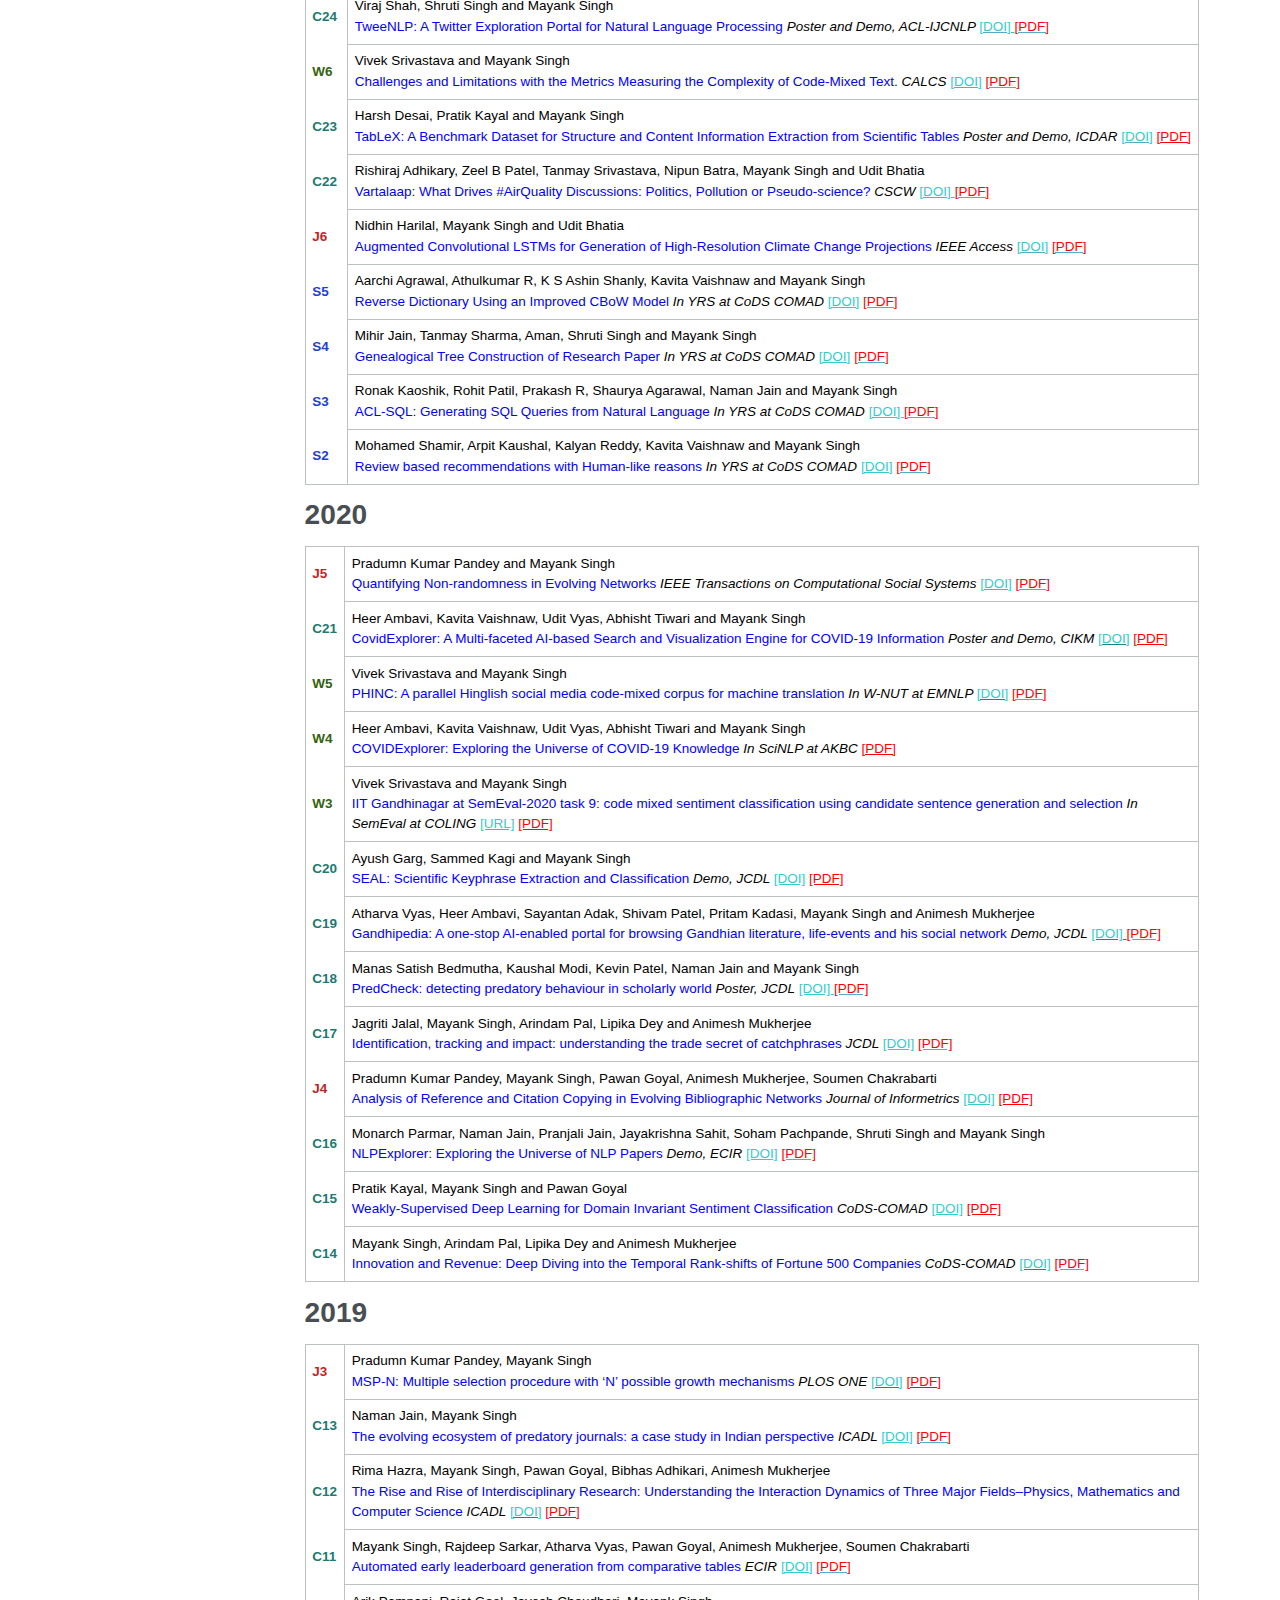
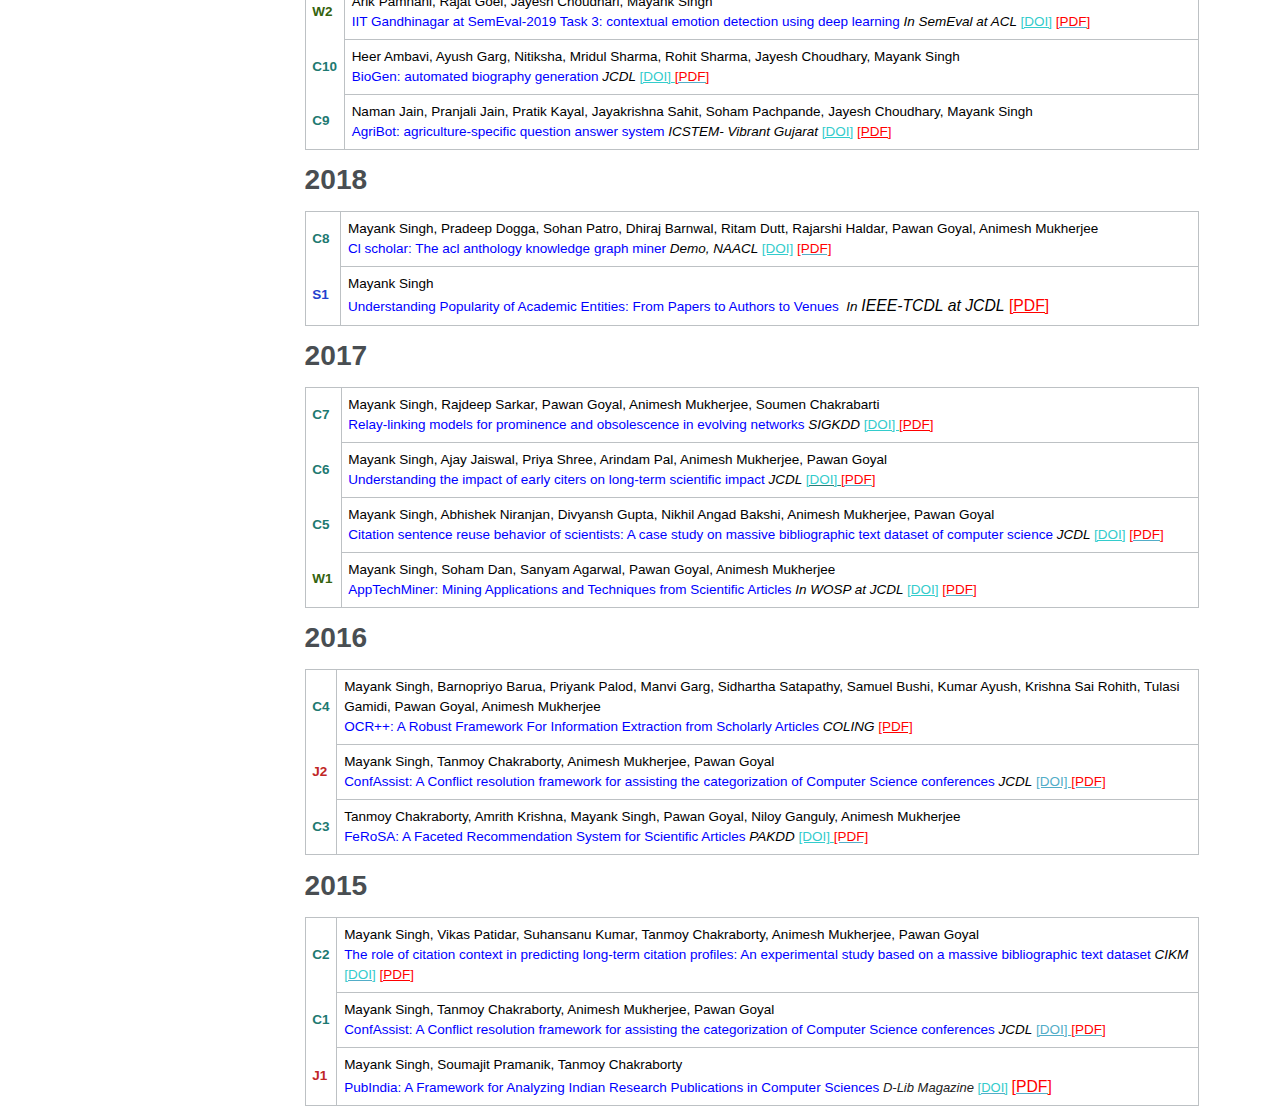
<file: Publications.html>
<!DOCTYPE html>
<html lang="en">
<head>
	<meta http-equiv="content-type" content="text/html; charset=UTF-8"><meta charset="utf-8"> <!-- begin SEO -->
	<title>Dr. Mayank Singh</title>
	<link href="https://getorg-testacct.github.io/feed.xml" type="application/atom+xml" rel="alternate" title="Dr. Mayank Singh"> 
	<meta name="HandheldFriendly" content="True">
	<meta name="MobileOptimized" content="320">
	<meta name="viewport" content="width=device-width, initial-scale=1.0">
	<link rel="stylesheet" href="css/main.css">
	<script src="https://code.jquery.com/jquery-1.10.2.js"></script>
	<script> 
		$(function(){
		  $("#header").load("header.html");
		  $("#profile_intro").load("profile_intro.html");
		  $("#button").load("buttons.html");
		});
	</script> 
	<script>
  (function(i,s,o,g,r,a,m){i['GoogleAnalyticsObject']=r;i[r]=i[r]||function(){
  (i[r].q=i[r].q||[]).push(arguments)},i[r].l=1*new Date();a=s.createElement(o),
  m=s.getElementsByTagName(o)[0];a.async=1;a.src=g;m.parentNode.insertBefore(a,m)
  })(window,document,'script','https://www.google-analytics.com/analytics.js','ga');
  ga('create', 'UA-96174454-1', 'auto');
  ga('send', 'pageview');
</script> 
</head>

<body data-gr-c-s-loaded="true">
	<div class="masthead" id="header">	
	</div>
	<div id="main" role="main">
		<div class="sidebar sticky">
			<div itemscope="" itemtype="http://schema.org/Person">
				<div class="author__avatar"> 
					<img src="img/mayank.JPG" alt="Dr. Mayank Singh">
				</div>
				<div id="profile_intro" class="author__content">
					
				</div>
				<div class="author__urls-wrapper" id="button"> 
					
				</div>
			</div>
		</div>
	<div>
		<article class="page">
			<meta itemprop="headline" content="About me">
			<meta itemprop="description" content="About me">
			<div class="page__inner-wrap">
				<header>
					<h1 class="page__title" itemprop="headline">Thesis
					</h1>
				</header>
				
				<section class="page__content" itemprop="text">
					<h3 class="page__title" itemprop="headline">Defended in February, 2019
					</h3>
					<p>
						<b>Title: </b> 
						<i>Knowledge Extraction, Growth Study and Impact Prediction for Scientific Documents. </i><a href="files/Thesis_draft.pdf">[PDF]</a>
					</p>
				</section>

				<body>
					<main>
						<header id="header">
							<h1>Publications</h1>
							<nav>
								<a href="#2023" class="btn btn-primary" style="margin-right: 12px; margin-bottom: 12px">2023</a>
								<a href="#2022" class="btn btn-primary" style="margin-right: 12px; margin-bottom: 12px">2022</a>
								<a href="#2021" class="btn btn-primary" style="margin-right: 12px; margin-bottom: 12px">2021</a>
								<a href="#2020" class="btn btn-primary" style="margin-right: 12px; margin-bottom: 12px">2020</a>
								<a href="#2019" class="btn btn-primary" style="margin-right: 12px; margin-bottom: 12px">2019</a>
								<a href="#2018" class="btn btn-primary" style="margin-right: 12px; margin-bottom: 12px">2018</a>
								<a href="#2017" class="btn btn-primary" style="margin-right: 12px; margin-bottom: 12px">2017</a>
								<a href="#2016" class="btn btn-primary" style="margin-right: 12px; margin-bottom: 12px">2016</a>
								<a href="#2015" class="btn btn-primary" style="margin-right: 12px; margin-bottom: 12px">2015</a>
							</nav>
							<nav style="margin-bottom: 15px">
								<a href="#Journal" style="color: #C02626; margin-right: 5px; margin-bottom: 15px"><b>Journal(J)</b></a>
								<a href="#Conference" style="color: #1D7971; margin-right: 5px; margin-bottom: 15px"><b>Conference(C)</b></a>
								<a href="#Workshop" style="color: #35630F; margin-right: 5px; margin-bottom: 15px"><b>Workshop(W)</b></a>
								<a href="#Preprints" style="color: #AE46A9; margin-right: 5px; margin-bottom: 15px"><b>Preprints(P)</b></a>
								<a href="#S" style="color: #2240CE; margin-right: 5px; margin-bottom: 15px"><b>Symposium(S)</b></a>
								<a href="#Master Thesis" style="color: #B18A45; margin-right: 5px; margin-bottom: 15px"><b>Master Thesis (MT)</b></a>
								
							</nav>
						</header>
						<section id="2023">
							<h1>2023</h1>
							<table class="table">
								<tbody>
									<tr>
										<th scope="row" style="color: #1D7971;">C31</th>
										<td><span style="color: #000000;">Shivasankaran V P, Muhammad Yusuf Hassan and Mayank Singh</span><br /><span style="color: #0000ff;">LineEX: Data Extraction from Scientific Line Charts</span> <span style="color: #000000;"><em>IEEE/CVF Winter Conference on Applications of Computer Vision (WACV) </em><a href="https://doi.org/10.1145/2806416.2806566"><span style="color: #33cccc;">[DOI]</span></a> <span style="color: #ff0000;"><a style="color: #ff0000;" href="https://mayank4490.github.io/files/CIKM2015.pdf">[PDF]</a></span></span></td>
      										
    									</tr>
    									<tr>
      										<th scope="row" style="color: #1D7971;">C30</th>
      										<td><span style="color: #000000;">Rahul Gupta, Vivek Srivastava and Mayank Singh</span><br /><span style="color: #0000ff;">MUTANT: A Multi-sentential Code-mixed Hinglish Dataset </span> <span style="color: #000000;"><em>In findings of 17th Conference of the European Chapter of the Association for Computational Linguistics </em></span><span style="color: #000000;"><a href="https://arxiv.org/pdf/2302.11766.pdf">[DOI] </a><a href="https://mayank4490.github.io/files/JCDL2015.pdf"><span style="color: #ff0000;">[PDF]</span></a></span></td>	
    									</tr>
    									<tr>
      										<th scope="row" style="color: #35630F;">W12</th>
      										<td><span style="color: #000000;">Dwip Dalal, Vivek Srivastava and Mayank Singh  </span><br /><span style="color: #0000ff;">MMT: A Multilingual and Multi-Topic Indian Social Media Dataset</span> <span style="color: #222222; font-family: Arial, sans-serif; font-size: 13px;"><i>Workshop on Cross-Cultural Considerations in NLP </i><a href="https://doi.org/10.48550/arXiv.2304.00634"><span style="color: #33cccc;">[DOI]</span></a> </span><a style="background-color: #ffffff; font-size: 0.875rem;" href="https://arxiv.org/pdf/2304.00634.pdf"><span style="color: #ff0000;">[PDF] </span></a></td>
    									</tr>
  								</tbody>
							</table>
						</section>
						<section id="2022">
							<h1>2022</h1>
							<table class="table">
								<tbody>
									<tr>
										<th scope="row" style="color: #1D7971;">C29</th>
										<td><span style="color: #000000;">Ayush Kumar, Dhyey Jani, Jay Shah, Devanshu Thakar, Varun Jain and Mayank Singh<br /></span><span style="color: #000000;"><span style="color: #0000ff;">The Bull and the Bear : Summarizing Stock Market Discussions </span><i><em>Findings Proceeding of the Language Resources and Evaluation Conference : LREC </em></i><a href="https://aclanthology.org/2022.lrec-1.746/"><span style="color: #33cccc;">[DOI] </span></a><a href="https://aclanthology.org/2022.lrec-1.746.pdf"><span style="color: #ff0000;">[PDF]</span></a></span></td>
      										
    									</tr>
									<tr>
										<th scope="row" style="color: #1D7971;">C28</th>
										<td><span style="color: #000000;">Shruti Singh and Mayank Singh<br /></span><span style="color: #000000;"><span style="color: #0000ff;">The Inefficiency of Language Models in Scholarly Retrieval: An Experimental Walk-through </span><i><em>Findings of ACL </em></i><a href="https://aclanthology.org/2022.findings-acl.249/"><span style="color: #33cccc;">[DOI] </span></a><a href="https://aclanthology.org/2022.findings-acl.249.pdf"><span style="color: #ff0000;">[PDF]</span></a></span></td>
      										
    									</tr>
									<tr>
										<th scope="row" style="color: #C02626;">J8</th>
										<td><span style="color: #000000;">Pratik Kayal, Mrinal Anand, Harsh Desai and Mayank Singh<br /></span><span style="color: #000000;"><span style="color: #0000ff;">Tables to LaTeX: structure and content extraction from scientific tables </span><i><em>FindingsInternational Journal on Document Analysis and Recognition IJDAR </em></i><a href="https://link.springer.com/content/pdf/10.1007/s10032-022-00420-9.pdf?pdf=button"><span style="color: #33cccc;">[DOI] </span></a><a href="https://aclanthology.org/2022.lrec-1.746.pdf"><span style="color: #ff0000;">[PDF]</span></a></span></td>
      										
    									</tr>
									<tr>
										<th scope="row" style="color: #1D7971;">C27</th>
										<td><span style="color: #000000;">Vivek Srivastava and Mayank Singh<br /></span><span style="color: #000000;"><span style="color: #0000ff;">Code-mixed NLG : resources, metrics, and Challenges </span><i><em>5th Joint International Conference on Data Science &amp; Management of Data (9th ACM IKDD CODS and 27th COMAD) </em></i><a href="https://dl.acm.org/doi/pdf/10.1145/3493700.3493766"><span style="color: #33cccc;">[DOI] </span></a><a href="https://aclanthology.org/2022.lrec-1.746.pdf"><span style="color: #ff0000;">[PDF]</span></a></span></td>
      										
    									</tr>
									<tr>
										<th scope="row">S7</th>
										<td><span style="color: #000000;">Harsh Patel, Shivam Sahni, Varun Jain, Praveen Venkatesh, Mrinal Anand and Mayank Singh<br /></span><span style="color: #0000ff;">Program Synthesis: Does Feedback Help?</span><span style="color: #000000;"><i>  <em>In YRS at CoDS COMAD </em></i><a href="https://doi.org/10.1145/3493700.3493756"><span style="color: #33cccc;">[DOI]</span></a> <a href="https://scholar.google.com/scholar_url?url=https://dl.acm.org/doi/pdf/10.1145/3493700.3493756%3Fcasa_token%3DC68Z0bFE8e8AAAAA:W8sJLKkgG44R8-ccTTC3Hgc98WrYgjaxCRVLYV5OzDsNtKJ7WhTyCIyxsR6aarWIKvetEH6JXRO3&amp;hl=en&amp;sa=T&amp;oi=ucasa&amp;ct=ucasa&amp;ei=7BMrYrbjGZLeyQSVj5OwAQ&amp;scisig=AAGBfm0z3d-12KZdJv-3uDF6Nun1Z73ncg"><span style="color: #ff0000;">[PDF]</span></a></span></td>
      										
    									</tr>
    									<tr>
      										<th scope="row">S6</th>
      										<td><span style="color: #000000;">Gaurav Viramgami, Hitarth Gandhi, Hrushti Naik, Nipun Mahajan, Praveen Venkatesh, Shivam Sahni and Mayank Singh</span><br /><span style="color: #000000;"><span style="color: #0000ff;">Indian Classical Music Synthesis <span style="color: #000000;"><em><i>In YRS at CoDS COMAD </i></em><a href="https://doi.org/10.1145/3493700.3493762"><span style="color: #33cccc;">[DOI]</span></a> <span style="color: #ff0000;"><a style="color: #ff0000;" href="https://scholar.google.com/scholar_url?url=https://dl.acm.org/doi/pdf/10.1145/3493700.3493762%3Fcasa_token%3DzqjqkbZ9b0kAAAAA:2IlVGqKEB2qClEn5pUs6HFOosu8YupiarFAnHocAG4fummvmGtuVqgPiK-npcAS76DxEZ3u44VYT&amp;hl=en&amp;sa=T&amp;oi=ucasa&amp;ct=ucasa&amp;ei=ERgrYtjvMJLeyQSVj5OwAQ&amp;scisig=AAGBfm19Njtl-vidbXglqtf0S9soXWj3Rw">[PDF]</a></span></span></span></span></td>	
    									</tr>
    									<tr>
      										<th scope="row" style="color: #C02626;">J7</th>
      										<td><span style="color: #000000;">Gaurav Gangwal, Utkarsh<u>,</u> Pradumn Kumar Pandey, Deepak Kamboj, Samrat Chatterjee, Udit  Bhatia and Mayank Singh</span><br /><span style="color: #000000;"><span style="color: #0000ff;">Identifying early-warning indicators of onset of sudden collapse in networked infrastructure systems against sequential disruptions <span style="color: #000000;"><em><i>Physica A: Statistical Mechanics and its Applications </i></em><a href="https://doi.org/10.1016/j.physa.2021.126796"><span style="color: #33cccc;">[DOI]</span></a> <span style="color: #ff0000;"><a style="color: #ff0000;" href="https://www.sciencedirect.com/science/article/pii/S0378437121009705/pdfft?md5=2f0e24b74a47aa18a91cfbd73881f7ef&amp;pid=1-s2.0-S0378437121009705-main.pdf">[PDF]</a></span></span></span></span></td>
    									</tr>
  								</tbody>
							</table>
						</section>
						<section id="2021">
							<h1>2021</h1>
							<table class="table">
								<tbody>
									<tr>
										<th scope="row" style="color: #35630F;">W11</th>
										<td><span style="color: #000000;">Mrinal Anand, Pratik Kayal, Mayank Singh<br /></span><span style="color: #000000;"><span style="color: #0000ff;">Adversarial Robustness of Program Synthesis Models </span><span style="color: #0000ff;"><span style="color: #000000;"><i><em>In A</em><em>IPLANS at NeurIPS </em></i><a href="https://openreview.net/forum?id=17C-dfA5X69">[URL] </a><a href="https://openreview.net/pdf?id=17C-dfA5X69"><span style="color: #ff0000;">[PDF]</span></a></span></span></span></td>
    									</tr>
									<tr>
										<th scope="row" style="color: #35630F;">W10</th>
										<td><span style="color: #000000;">Mrinal Anand, Pratik Kayal, Mayank Singh<br /></span><span style="color: #000000;"><span style="color: #0000ff;">AutoCoder: Leveraging Transformers for Automatic Code Synthesis <em><span style="color: #000000;">In A</span></em></span><em>IPLANS at NeurIPS </em><a href="https://openreview.net/forum?id=fIU0j2MXTIa"><span style="color: #33cccc;">[URL] </span></a></span><a href="https://openreview.net/pdf?id=fIU0j2MXTIa"><span style="color: #ff0000;">[PDF]</span></a></td>
    									</tr>
									<tr>
										<th scope="row" style="color: #35630F;">W9</th>
										<td><span style="color: #000000;">Vivek Srivastava and Mayank Singh <br /></span><span style="color: #000000;"><span style="color: #0000ff;">PoliWAM: An Exploration of a Large Scale Corpus of Political Discussions on WhatsApp Messenger <em><span style="color: #000000;">W-NUT </span></em><a href="http://dx.doi.org/10.18653/v1/2021.wnut-1.15"><span style="color: #000000;"><span style="color: #33cccc;">[DOI]</span></span></a><span style="color: #000000;"><a href="https://aclanthology.org/2021.wnut-1.15.pdf"><span style="color: #ff0000;"> [PDF]</span></a></span></span></span></td>      										
    									</tr>
									<tr>
										<th scope="row" style="color: #35630F;">W8</th>
										<td><span style="color: #000000;">Ayush Garg, Sammed Kagi, Vivek Srivastava and Mayank Singh <br /></span><span style="color: #000000;"><span style="color: #0000ff;">MIPE: A Metric Independent Pipeline for Effective Code-Mixed NLG Evaluation </span><i>Eval4NLP</i> <a href="http://dx.doi.org/10.18653/v1/2021.eval4nlp-1.13"><span style="color: #33cccc;">[DOI] </span></a></span><a href="https://aclanthology.org/2021.eval4nlp-1.13.pdf"><span style="color: #ff0000;">[PDF]</span></a></td>									
    									</tr>
									<tr>
										<th scope="row" style="color: #35630F;">W7</th>
										<td><span style="color: #000000;">Vivek Srivastava and Mayank Singh<br /></span><span style="color: #000000;"><span style="color: #0000ff;">HinGE: A Dataset for Generation and Evaluation of Code-Mixed Hinglish Text </span><i>Eval4NLP</i> <a href="http://dx.doi.org/10.18653/v1/2021.eval4nlp-1.20"><span style="color: #33cccc;">[DOI]</span></a> <span style="color: #ff0000;"><a style="color: #ff0000;" href="https://aclanthology.org/2021.eval4nlp-1.20.pdf">[PDF]</a></span></span></td>  										
    									</tr>
									<tr>
										<th scope="row" style="color: #1D7971;">C26</th>
										<td><span style="color: #000000;">Naman Jain and Mayank Singh<br /></span><span style="color: #000000;"><span style="color: #0000ff;">TweetPap: A Dataset to Study the Social Media Discourse of Scientific Papers </span></span><em style="font-family: var( --e-global-typography-text-font-family ), Sans-serif; font-weight: var( --e-global-typography-text-font-weight ); font-size: 0.875rem; color: #0000ff;"><span style="color: #000000;">Poster and Demo, </span></em><i style="color: #000000; font-family: var( --e-global-typography-text-font-family ), Sans-serif; font-weight: var( --e-global-typography-text-font-weight ); font-size: 0.875rem;">JCDL </i><a href="https://arxiv.org/pdf/2106.07213.pdf"><span style="color: #ff0000;">[PDF]</span></a></td>     										
    									</tr>
									<tr>
										<th scope="row" style="color: #1D7971;">C25</th>
										<td><span style="color: #000000;">Shruti Singh, Mayank Singh and Pawan Goyal<br /></span><span style="color: #000000;"><span style="color: #0000ff;">COMPARE: A  Taxonomy and Dataset of Comparison Discussions in Peer Reviews </span><i>JCDL </i></span><a href="https://arxiv.org/pdf/2108.04366.pdf"><span style="color: #ff0000;">[PDF]</span></a></td>     										
    									</tr>
									<tr>
										<th scope="row" style="color: #1D7971;">C24</th>
										<td><span style="color: #000000;">Viraj Shah, Shruti Singh and Mayank Singh<br /></span><span style="color: #000000;"><span style="color: #0000ff;">TweeNLP: A Twitter Exploration Portal for Natural Language Processing  </span><em>Poster and D</em><i>emo, ACL-IJCNLP </i><a href="http://dx.doi.org/10.18653/v1/2021.acl-demo.32"><span style="color: #33cccc;">[DOI] </span></a><a href="https://aclanthology.org/2021.acl-demo.32.pdf"><span style="color: #ff0000;">[PDF]</span></a></span></td>     										
    									</tr>
									<tr>
										<th scope="row" style="color: #35630F;">W6</th>
										<td><span style="color: #000000;">Vivek Srivastava and Mayank Singh<br /></span><span style="color: #000000;"><span style="color: #0000ff;">Challenges and Limitations with the Metrics Measuring the Complexity of Code-Mixed Text. <em><span style="color: #000000;">CALCS </span></em><span style="color: #000000;"><a href="http://dx.doi.org/10.18653/v1/2021.calcs-1.2"><span style="color: #33cccc;">[DOI]</span></a></span></span> <a href="https://aclanthology.org/2021.calcs-1.2.pdf"><span style="color: #ff0000;">[PDF]</span></a></span></td>
    									</tr>
									<tr>
										<th scope="row" style="color: #1D7971;">C23</th>
										<td><span style="color: #000000;">Harsh Desai, Pratik Kayal and Mayank Singh<br /></span><span style="color: #000000;"><span style="color: #0000ff;">TabLeX: A Benchmark Dataset for Structure and Content Information Extraction from Scientific Tables <span style="color: #000000;"><em>Poster and Demo, </em></span></span><i>ICDAR </i><a href="https://doi.org/10.1007/978-3-030-86331-9_36"><span style="color: #33cccc;">[DOI]</span></a> <span style="color: #ff0000;"><a style="color: #ff0000;" href="https://arxiv.org/pdf/2105.06400.pdf">[PDF]</a></span></span></td>  										
    									</tr>
									<tr>
										<th scope="row" style="color: #1D7971;">C22</th>
										<td><span style="color: #000000;">Rishiraj Adhikary, Zeel B Patel, Tanmay Srivastava, Nipun Batra, Mayank Singh and Udit Bhatia<br /></span><span style="color: #0000ff;">Vartalaap: What Drives #AirQuality Discussions: Politics, Pollution or Pseudo-science?</span><span style="color: #000000;"><i> CSCW </i><a href="https://doi.org/10.1145/3449170"><span style="color: #33cccc;">[DOI]</span><i> </i></a></span><a href="https://dl.acm.org/doi/pdf/10.1145/3449170"><span style="color: #000000;"><span style="color: #ff0000;">[PDF]</span></span></a></td>	
    									</tr>
									<tr>
										<th scope="row" style="color: #C02626;">J6</th>
										<td><span style="color: #000000;">Nidhin Harilal, Mayank Singh and Udit Bhatia</span><br><span style="color: #000000;"><span style="color: #0000ff;">Augmented Convolutional LSTMs for Generation of High-Resolution Climate Change Projections</span><i>&nbsp;IEEE Access </i></span><i></i><a href="https://doi.org/10.1109/ACCESS.2021.3057500"><span style="color: #33cccc;">[DOI]</span></a> <a href="https://ieeexplore.ieee.org/stamp/stamp.jsp?tp=&amp;arnumber=9348885"><span style="color: #000000;"><span style="color: #ff0000;">[PDF]</span></span></a></td>     										
    									</tr>
    									<tr>
      										<section id="S">
											<th scope="row" style="color: #2240CE;">S5</th></section>
      										<td><span style="color: #000000;">Aarchi Agrawal, Athulkumar R, K S Ashin Shanly, Kavita Vaishnaw and Mayank Singh</span><br /><span style="color: #000000;"><span style="color: #0000ff;">Reverse Dictionary Using an Improved CBoW Model </span><i>In YRS at CoDS COMAD</i></span><i> </i><span style="color: #33cccc;"><a style="color: #33cccc;" href="https://doi.org/10.1145/3430984.3431068">[DOI]</a></span> <span style="color: #000000;"><a href="https://dl.acm.org/doi/pdf/10.1145/3430984.3431068"><span style="color: #ff0000;">[PDF]</span></a></span></td>	
    									</tr>
    									<tr>
										<section id="S">
      										<th scope="row" style="color: #2240CE;">S4</th></section>
      										<td><span style="color: #000000;">Mihir Jain, Tanmay Sharma, Aman, Shruti Singh and Mayank Singh<br /><span style="color: #0000ff;">Genealogical Tree Construction of Research Paper <span style="color: #000000;"><i>In YRS at CoDS COMAD </i><span style="color: #33cccc;"><a style="color: #33cccc;" href="https://doi.org/10.1145/3430984.3431056">[DOI]</a></span> <a href="https://dl.acm.org/doi/pdf/10.1145/3430984.3431056"><span style="color: #ff0000;">[PDF]</span></a></span></span></span></td>
    									</tr>
									<tr>
										<section id="S">
										<th scope="row" style="color: #2240CE;">S3</th></section>
										<td><span style="color: #000000;">Ronak Kaoshik, Rohit Patil, Prakash R, Shaurya Agarawal, Naman Jain and Mayank Singh</span><br /><span style="color: #000000;"><span style="color: #0000ff;">ACL-SQL: Generating SQL Queries from Natural Language </span><em><i>In YRS at CoDS COMAD </i></em><span style="color: #33cccc;"><a style="color: #33cccc;" href="https://doi.org/10.1145/3430984.3431046">[DOI] </a></span><a href="https://dl.acm.org/doi/pdf/10.1145/3430984.3431046"><span style="color: #ff0000;">[PDF]</span></a></span></td>   										
    									</tr>
									<tr>
										<section id="S">
										<th scope="row" style="color: #2240CE;">S2</th></section>
										<td><span style="color: #000000;">Mohamed Shamir, Arpit Kaushal, Kalyan Reddy, Kavita Vaishnaw and Mayank Singh</span><br /><span style="color: #000000;"><span style="color: #0000ff;">Review based recommendations with Human-like reasons</span> <i>In YRS at CoDS COMAD </i><span style="color: #33cccc;"><a style="color: #33cccc;" href="https://doi.org/10.1145/3430984.3431069">[DOI]</a></span> <a href="https://dl.acm.org/doi/pdf/10.1145/3430984.3431069"><span style="color: #ff0000;">[PDF]</span></a></span></td>  										
    									</tr>
  								</tbody>
							</table>
						</section>
						<section id="2020">
							<h1>2020</h1>
							<table class="table">
								<tbody>
									<tr>
										<th scope="row" style="color: #C02626;">J5</th>
										<td><span style="color: #000000;">Pradumn Kumar Pandey and Mayank Singh<br /><span style="color: #0000ff;">Quantifying Non-randomness in Evolving Networks </span><em>IEEE Transactions on Computational Social Systems </em><a href="https://doi.org/10.1109/TCSS.2020.3025296"><span style="color: #33cccc;"><span style="color: #26807a;"><span style="color: #33cccc;">[DOI]</span></span></span></a> <a href="https://ieeexplore.ieee.org/stamp/stamp.jsp?tp=&amp;arnumber=9210878"><span style="color: #ff0000;">[PDF]</span></a></span></td>
    									</tr>
									<tr>
										<th scope="row" style="color: #1D7971;">C21</th>
										<td><span style="color: #000000;">Heer Ambavi, Kavita Vaishnaw, Udit Vyas, Abhisht Tiwari and Mayank Singh</span><br /><span style="color: #0000ff;">CovidExplorer: A Multi-faceted AI-based Search and Visualization Engine for COVID-19 Information <em><span style="color: #000000;">Poster and Demo,</span> <span style="color: #000000;">CIKM </span></em><span style="color: #26807a;"><a style="color: #26807a;" href="https://doi.org/10.1145/3340531.3417428"><span style="color: #33cccc;">[DOI]</span></a></span><span style="color: #000000;"><span style="color: #ff0000;"> <a style="color: #ff0000;" href="https://dl.acm.org/doi/pdf/10.1145/3340531.3417428">[PDF]</a></span></span></span></td>
    									</tr>
									<tr>
										<th scope="row" style="color: #35630F;">W5</th>
										<td><span style="color: #000000;">Vivek Srivastava and Mayank Singh</span><br /><span style="color: #000000;"><span style="color: #0000ff;">PHINC: A parallel Hinglish social media code-mixed corpus for machine translation <span style="color: #000000;"><i>In W-NUT at EMNLP </i><span style="color: #26807a;"><a style="color: #26807a;" href="https://doi.org/10.18653/v1/2020.wnut-1.7"><span style="color: #33cccc;">[DOI]</span></a></span></span></span><em> </em><a href="https://arxiv.org/pdf/2004.09447.pdf"><span style="color: #ff0000;">[PDF]</span></a></span></td>
    									</tr>
									<tr>
										<th scope="row" style="color: #35630F;">W4</th>
										<td><span style="color: #000000;">Heer Ambavi, Kavita Vaishnaw, Udit Vyas, Abhisht Tiwari and Mayank Singh</span><br /><span style="color: #000000;"><span style="color: #0000ff;">COVIDExplorer: Exploring the Universe of COVID-19 Knowledge</span> <em>In SciNLP at AKBC </em><span style="color: #ff0000;"><a style="color: #ff0000;" href="https://scinlp.org/pdfs/covidexplorer-exploring-the-universe-of-covid-19-knowledge.pdf">[PDF]</a></span></span></td>
    									</tr>
									<tr>
										<th scope="row" style="color: #35630F;">W3</th>
										<td><span style="color: #000000;">Vivek Srivastava and Mayank Singh</span><br /><span style="color: #000000;"><span style="color: #0000ff;">IIT Gandhinagar at SemEval-2020 task 9: code mixed sentiment classification using candidate sentence generation and selection</span><em> In SemEval at COLING </em><a href="https://www.aclweb.org/anthology/2020.semeval-1.168/"><span style="color: #33cccc;">[URL]</span></a> <span style="color: #ff0000;"><a style="color: #ff0000;" href="https://arxiv.org/pdf/2006.14465.pdf">[PDF]</a></span></span></td>
    									</tr>
									<tr>
										<th scope="row" style="color: #1D7971;">C20</th>
										<td><span style="color: #000000;">Ayush Garg, Sammed Kagi and Mayank Singh</span><br /><span style="color: #000000;"><span style="color: #0000ff;">SEAL: Scientific Keyphrase Extraction and Classification </span><em>Demo, JCDL </em><span style="color: #33cccc;"><a style="color: #33cccc;" href="https://doi.org/10.1145/3383583.3398625">[DOI]</a> </span><span style="color: #ff0000;"><a style="color: #ff0000;" href="https://arxiv.org/pdf/2006.03292.pdf">[PDF]</a></span></span></td>
    									</tr>
									<tr>
										<th scope="row" style="color: #1D7971;">C19</th>
										<td><span style="color: #000000;">Atharva Vyas, Heer Ambavi, Sayantan Adak, Shivam Patel, Pritam Kadasi, Mayank Singh and Animesh Mukherjee</span><br /><span style="color: #000000;"><span style="color: #0000ff;">Gandhipedia: A one-stop AI-enabled portal for browsing Gandhian literature, life-events and his social network </span><em>Demo,</em> <em>JCDL </em><span style="color: #26807a;"><a style="color: #26807a;" href="https://doi.org/10.1145/3383583.3398631"><span style="color: #33cccc;">[DOI]</span> </a></span><a href="https://arxiv.org/pdf/2006.03316.pdf"><span style="color: #ff0000;">[PDF]</span></a></span></td>
    									</tr>
									<tr>
										<th scope="row" style="color: #1D7971;">C18</th>
										<td><span style="color: #000000;">Manas Satish Bedmutha, Kaushal Modi, Kevin Patel, Naman Jain and Mayank Singh</span><br /><span style="color: #000000;"><span style="color: #0000ff;">PredCheck: detecting predatory behaviour in scholarly world </span><em>Poster, JCDL </em></span><span style="color: #33cccc;"><a style="color: #33cccc;" href="https://doi.org/10.1145/3383583.3398593">[DOI] </a></span><span style="color: #000000;"><a href="https://dl.acm.org/doi/abs/10.1145/3383583.3398593"><span style="color: #ff0000;">[PDF]</span></a></span></td>
    									</tr>
									<tr>
										<th scope="row" style="color: #1D7971;">C17</th>
										<td><span style="color: #000000;">Jagriti Jalal, Mayank Singh, Arindam Pal, Lipika Dey and Animesh Mukherjee</span><br /><span style="color: #000000;"><span style="color: #0000ff;">Identification, tracking and impact: understanding the trade secret of catchphrases </span><em> JCDL </em><span style="color: #33cccc;"><a style="color: #33cccc;" href="https://doi.org/10.1145/3383583.3398512">[DOI]</a></span> <a href="https://arxiv.org/pdf/2007.13520.pdf"><span style="color: #ff0000;">[PDF]</span></a></span></td>
    									</tr>
									<tr>
										<th scope="row" style="color: #C02626;">J4</th>
										<td><span style="color: #000000;">Pradumn Kumar Pandey, Mayank Singh, Pawan Goyal, Animesh Mukherjee, Soumen Chakrabarti<br /><span style="color: #0000ff;">Analysis of Reference and Citation Copying in Evolving Bibliographic Networks </span><em> Journal of Informetrics </em><span style="color: #33cccc;"><a style="color: #33cccc;" href="https://doi.org/10.1016/j.joi.2019.101003">[DOI]</a> </span><span style="color: #ff0000;"><a style="color: #ff0000;" href="https://www.sciencedirect.com/science/article/pii/S1751157719303384">[PDF]</a></span></span></td>
    									</tr>
									<tr>
										<th scope="row" style="color: #1D7971;">C16</th>
										<td><span style="color: #000000;">Monarch Parmar, Naman Jain, Pranjali Jain, Jayakrishna Sahit, Soham Pachpande, Shruti Singh and Mayank Singh</span><br /><span style="color: #000000;"><span style="color: #0000ff;">NLPExplorer: Exploring the Universe of NLP Papers</span> <em>Demo, ECIR</em><span style="color: #33cccc;"> <a style="color: #33cccc;" href="https://doi.org/10.1007/978-3-030-45442-5_61">[DOI]</a></span> <a href="https://arxiv.org/pdf/1910.07351.pdf"><span style="color: #ff0000;">[PDF]</span></a></span></td>
    									</tr>
    									<tr>
      										<th scope="row" style="color: #1D7971;">C15</th>
      										<td><span style="color: #000000;">Pratik Kayal, Mayank Singh and Pawan Goyal</span><br /><span style="color: #000000;"><span style="color: #0000ff;">Weakly-Supervised Deep Learning for Domain Invariant Sentiment Classification</span> <em>CoDS-COMAD </em><span style="color: #33cccc;"><a style="color: #33cccc;" href="https://doi.org/10.1145/3371158.3371194">[DOI]</a></span> <span style="color: #ff0000;"><a style="color: #ff0000;" href="https://arxiv.org/pdf/1910.13425.pdf">[PDF]</a></span></span></td>	
    									</tr>
    									<tr>
      										<th scope="row" style="color: #1D7971;">C14</th>
      										<td><span style="color: #000000;">Mayank Singh, Arindam Pal, Lipika Dey and Animesh Mukherjee</span><br /><span style="color: #000000;"><span style="color: #0000ff;">Innovation and Revenue: Deep Diving into the Temporal Rank-shifts of Fortune 500 Companies  </span><em>CoDS-COMAD </em><span style="color: #26807a;"><a style="color: #26807a;" href="https://doi.org/10.1145/3371158.3371199"><span style="color: #33cccc;">[DOI]</span></a></span> <a href="https://arxiv.org/pdf/2004.09715.pdf"><span style="color: #ff0000;">[PDF]</span></a></span></td>
    									</tr>
  								</tbody>
							</table>
						</section>
						<section id="2019">
							<h1>2019</h1>
							<table class="table">
								<tbody>
									<tr>
										<th scope="row" style="color: #C02626;">J3</th>
										<td><span style="color: #000000;">Pradumn Kumar Pandey, Mayank Singh</span><br /><span style="color: #000000;"><span style="color: #0000ff;">MSP-N: Multiple selection procedure with ‘N’ possible growth mechanisms</span> <em>PLOS ONE </em><span style="color: #26807a;"><a style="color: #26807a;" href="https://doi.org/10.1371/journal.pone.0224383"><span style="color: #33cccc;">[DOI]</span></a></span> <span style="color: #ff0000;"><a style="color: #ff0000;" href="https://journals.plos.org/plosone/article/file?id=10.1371/journal.pone.0224383&amp;type=printable">[PDF]</a></span></span></td>
      										
    									</tr>
									<tr>
										<th scope="row" style="color: #1D7971;">C13</th>
										<td><span style="color: #000000;">Naman Jain, Mayank Singh</span><br /><span style="color: #000000;"><span style="color: #0000ff;">The evolving ecosystem of predatory journals: a case study in Indian perspective</span> <em>ICADL </em><span style="color: #33cccc;"><a style="color: #33cccc;" href="https://doi.org/10.1007/978-3-030-34058-2_9">[DOI]</a> </span><a href="https://arxiv.org/pdf/1906.06856.pdf"><span style="color: #ff0000;">[PDF]</span></a></span></td>
      										
    									</tr>
									<tr>
										<th scope="row" style="color: #1D7971;">C12</th>
										<td><span style="color: #000000;">Rima Hazra, Mayank Singh, Pawan Goyal, Bibhas Adhikari, Animesh Mukherjee</span><br /><span style="color: #000000;"><span style="color: #0000ff;">The Rise and Rise of Interdisciplinary Research: Understanding the Interaction Dynamics of Three Major Fields–Physics, Mathematics and Computer Science </span><em>ICADL</em> <span style="color: #26807a;"><a style="color: #26807a;" href="https://doi.org/10.1007/978-3-030-34058-2_8"><span style="color: #33cccc;">[DOI]</span></a></span><span style="color: #ff0000;"> <a style="color: #ff0000;" href="https://arxiv.org/pdf/1908.03793.pdf">[PDF]</a></span></span></td>
      										
    									</tr>
									<tr>
										<th scope="row" style="color: #1D7971;">C11</th>
										<td><span style="color: #000000;">Mayank Singh, Rajdeep Sarkar, Atharva Vyas, Pawan Goyal, Animesh Mukherjee, Soumen Chakrabarti<br /></span><span style="color: #000000;"><span style="color: #0000ff;">Automated early leaderboard generation from comparative tables</span><em> ECIR</em> <span style="color: #33cccc;"><a style="color: #33cccc;" href="https://doi.org/10.1007/978-3-030-15712-8_16">[DOI]</a> </span><a href="https://arxiv.org/pdf/1802.04538.pdf"><span style="color: #ff0000;">[PDF]</span></a></span></td>
      										
    									</tr>
									<tr>
										<th scope="row" style="color: #35630F;">W2</th>
										<td><span style="color: #000000;">Arik Pamnani, Rajat Goel, Jayesh Choudhari, Mayank Singh<br /></span><span style="color: #000000;"><span style="color: #0000ff;">IIT Gandhinagar at SemEval-2019 Task 3: contextual emotion detection using deep learning</span> <i>In SemEval at ACL </i><span style="color: #33cccc;"><a style="color: #33cccc;" href="https://doi.org/10.18653/v1/s19-2039">[DOI]</a></span> <a href="https://www.aclweb.org/anthology/S19-2039"><span style="color: #ff0000;">[PDF]</span></a></span></td>
      										
    									</tr>
    									<tr>
      										<th scope="row" style="color: #1D7971;">C10</th>
      										<td><span style="color: #000000;">Heer Ambavi, Ayush Garg, Nitiksha, Mridul Sharma, Rohit Sharma, Jayesh Choudhary, Mayank Singh<br /></span><span style="color: #000000;"><span style="color: #0000ff;">BioGen: automated biography generation<em><span style="color: #000000;"> JCDL </span></em></span></span><span style="color: #33cccc;"><a style="color: #33cccc;" href="https://doi.org/10.1109/JCDL.2019.00013">[DOI] </a></span><span style="color: #000000;"><a href="https://arxiv.org/pdf/1906.11405.pdf"><span style="color: #ff0000;">[PDF]</span></a></span></td>	
    									</tr>
    									<tr>
      										<th scope="row" style="color: #1D7971;">C9</th>
      										<td><span style="color: #000000;">Naman Jain, Pranjali Jain, Pratik Kayal, Jayakrishna Sahit, Soham Pachpande, Jayesh Choudhary, Mayank Singh <br /><span style="color: #0000ff;">AgriBot: agriculture-specific question answer system </span><em>ICSTEM- Vibrant Gujarat </em><span style="color: #33cccc;"><a style="color: #33cccc;" href="https://doi.org/10.35543/osf.io/3qp98">[DOI]</a></span> <span style="color: #ff0000;"><a style="color: #ff0000;" href="https://indiarxiv.org/3qp98/">[PDF]</a></span></span></td>
    									</tr>
  								</tbody>
							</table>
						</section>
						<section id="2018">
							<h1>2018</h1>
							<table class="table">
								<tbody>
									<tr>
										<th scope="row" style="color: #1D7971;">C8</th>
										<td><span style="color: #000000;">Mayank Singh, Pradeep Dogga, Sohan Patro, Dhiraj Barnwal, Ritam Dutt, Rajarshi Haldar, Pawan Goyal, Animesh Mukherjee </span><br /><span style="color: #000000;"><span style="color: #0000ff;">Cl scholar: The acl anthology knowledge graph miner  <span style="color: #000000;"><em>Demo, </em></span></span><em>NAACL </em><span style="color: #33cccc;"><a style="color: #33cccc;" href="http://dx.doi.org/10.18653/v1/N18-5004">[DOI]</a> </span><a href="https://arxiv.org/pdf/1804.05514.pdf"><span style="color: #ff0000;">[PDF]</span></a></span></td>
      										
    									</tr>
    									<tr>
      										<section id="S">
										<th scope="row" style="color: #2240CE;">S1</th></section>
      										<td><span style="color: #000000;">Mayank Singh</span><br><span style="color: #000000;"><span style="color: #0000ff;">Understanding Popularity of Academic Entities: From Papers to Authors to Venues&nbsp; <span style="color: #000000;"><em>In </em></span></span></span><em style="color: rgb(0, 0, 0); font-size: 0.875rem;">IEEE-TCDL at JCDL</em><span style="color: rgb(0, 0, 0); font-size: 0.875rem;"> </span><span style="font-size: 0.875rem; color: rgb(255, 0, 0);"><a style="color: #ff0000;" href="https://bulletin.jcdl.org/Bulletin/v14n1/papers/singh.pdf">[PDF]</a></span></td>	
    									</tr>
  								</tbody>
							</table>
						</section>
						<section id="2017">
							<h1>2017</h1>
							<table class="table">
								<tbody>
									<tr>
										<th scope="row" style="color: #1D7971;">C7</th>
										<td><span style="color: #000000;">Mayank Singh, Rajdeep Sarkar, Pawan Goyal, Animesh Mukherjee, Soumen Chakrabarti</span><br /><span style="color: #000000;"><span style="color: #0000ff;">Relay-linking models for prominence and obsolescence in evolving networks  </span><em>SIGKDD </em></span><span style="color: #33cccc;"><a style="color: #33cccc;" href="https://doi.org/10.1145/3097983.3098146">[DOI] </a></span><span style="color: #000000;"><span style="color: #ff0000;"><a style="color: #ff0000;" href="http://delivery.acm.org/10.1145/3100000/3098146/p1077-singh.pdf?ip=47.11.174.243&amp;id=3098146&amp;acc=OPENTOC&amp;key=4D4702B0C3E38B35%2E4D4702B0C3E38B35%2E4D4702B0C3E38B35%2E054E54E275136550&amp;__acm__=1524372983_06f4990f6677597b4b56b788fca3531d">[PDF]</a></span></span></td>
      										
    									</tr>
									<tr>
										<th scope="row" style="color: #1D7971;">C6</th>
										<td><span style="color: #000000;">Mayank Singh, Ajay Jaiswal, Priya Shree, Arindam Pal, Animesh Mukherjee, Pawan Goyal</span><br /><span style="color: #000000;"><span style="color: #0000ff;">Understanding the impact of early citers on long-term scientific impact </span><em>JCDL </em></span><span style="color: #26807a;"><a style="color: #26807a;" href="https://ieeexplore.ieee.org/document/7991560"><span style="color: #33cccc;">[DOI]</span> </a></span><span style="color: #000000;"><a href="https://mayank4490.github.io/files/JCDL2017_full.pdf"><span style="color: #ff0000;">[PDF]</span></a></span></td>
      										
    									</tr>
    									<tr>
      										<th scope="row" style="color: #1D7971;">C5</th>
      										<td><span style="color: #000000;">Mayank Singh, Abhishek Niranjan, Divyansh Gupta, Nikhil Angad Bakshi, Animesh Mukherjee, Pawan Goyal</span><br /><span style="color: #000000;"><span style="color: #0000ff;">Citation sentence reuse behavior of scientists: A case study on massive bibliographic text dataset of computer science  <em><span style="color: #000000;">JCDL<span style="color: #33cccc;"> </span></span></em></span></span><span style="color: #33cccc;"><a style="color: #33cccc;" href="https://doi.org/10.1109/JCDL.2017.7991589" target="_blank" rel="noopener">[DOI]</a></span><span style="color: #000000;"><span style="color: #33cccc;"> </span><a href="https://mayank4490.github.io/files/JCDL2017_short.pdf"><span style="color: #ff0000;">[PDF]</span></a></span></td>	
    									</tr>
    									<tr>
      										<th scope="row" style="color: #35630F;">W1</th>
      										<td><span style="color: #000000;">Mayank Singh, Soham Dan, Sanyam Agarwal, Pawan Goyal, Animesh Mukherjee</span><br /><span style="color: #000000;"><span style="color: #0000ff;">AppTechMiner: Mining Applications and Techniques from Scientific Articles <em><span style="color: #000000;"> In</span> </em></span><em>WOSP at JCDL<span style="color: #33cccc;"> </span></em><span style="color: #33cccc;"><a style="color: #33cccc;" href="https://doi.org/10.1145/3127526.3127527">[DOI]</a> </span><a href="https://arxiv.org/pdf/1709.03064.pdf"><span style="color: #ff0000;">[PDF]</span></a></span></td>
    									</tr>
  								</tbody>
							</table>
						</section>
						<section id="2016">
							<h1>2016</h1>
							<table class="table">
								<tbody>
									<tr>
										<th scope="row" style="color: #1D7971;">C4</th>
										<td><span style="color: #000000;">Mayank Singh, Barnopriyo Barua, Priyank Palod, Manvi Garg, Sidhartha Satapathy, Samuel Bushi, Kumar Ayush, Krishna Sai Rohith, Tulasi Gamidi, Pawan Goyal, Animesh Mukherjee</span><br /><span style="color: #000000;"><span style="color: #0000ff;">OCR++: A Robust Framework For Information Extraction from Scholarly Articles</span> <em>COLING</em> <span style="color: #ff0000;"><a style="color: #ff0000;" href="https://mayank4490.github.io/files/COLING2016.pdf">[PDF]</a></span></span></td>
      										
    									</tr>
    									<tr>
      										<th scope="row" style="color: #C02626;">J2</th>
      										<td><span style="color: #000000;">Mayank Singh, Tanmoy Chakraborty, Animesh Mukherjee, Pawan Goyal</span><br /><span style="color: #0000ff;">ConfAssist: A Conflict resolution framework for assisting the categorization of Computer Science conferences </span> <span style="color: #000000;"><em>JCDL</em> <a href="https://doi.org/10.1145/2756406.2756963">[DOI] </a><a href="https://mayank4490.github.io/files/JCDL2015.pdf"><span style="color: #ff0000;">[PDF]</span></a></span></td>	
    									</tr>
    									<tr>
      										<th scope="row" style="color: #1D7971;">C3</th>
      										<td><span style="color: #000000;">Tanmoy Chakraborty, Amrith Krishna, Mayank Singh, Pawan Goyal, Niloy Ganguly, Animesh Mukherjee</span><br /><span style="color: #0000ff;">FeRoSA: A Faceted Recommendation System for Scientific Articles</span> <span style="color: #000000;"><em>PAKDD </em><span style="color: #33cccc;"><a style="color: #33cccc;" href="https://doi.org/10.1007/978-3-319-31750-2_42">[DOI] </a></span><a href="https://mayank4490.github.io/files/PAKDD2016.pdf"><span style="color: #ff0000;">[PDF]</span></a></span></td>
    									</tr>
  								</tbody>
							</table>
						</section>
						<section id="2015">
							<h1>2015</h1>
							<table class="table">
								<tbody>
									<tr>
										<th scope="row" style="color: #1D7971;">C2</th>
										<td><span style="color: #000000;">Mayank Singh, Vikas Patidar, Suhansanu Kumar, Tanmoy Chakraborty, Animesh Mukherjee, Pawan Goyal</span><br /><span style="color: #0000ff;">The role of citation context in predicting long-term citation profiles: An experimental study based on a massive bibliographic text dataset</span> <span style="color: #000000;"><em>CIKM </em><a href="https://doi.org/10.1145/2806416.2806566"><span style="color: #33cccc;">[DOI]</span></a> <span style="color: #ff0000;"><a style="color: #ff0000;" href="https://mayank4490.github.io/files/CIKM2015.pdf">[PDF]</a></span></span></td>
      										
    									</tr>
    									<tr>
      										<th scope="row" style="color: #1D7971;">C1</th>
      										<td><span style="color: #000000;">Mayank Singh, Tanmoy Chakraborty, Animesh Mukherjee, Pawan Goyal</span><br /><span style="color: #0000ff;">ConfAssist: A Conflict resolution framework for assisting the categorization of Computer Science conferences </span> <span style="color: #000000;"><em>JCDL</em> <a href="https://doi.org/10.1145/2756406.2756963">[DOI] </a><a href="https://mayank4490.github.io/files/JCDL2015.pdf"><span style="color: #ff0000;">[PDF]</span></a></span></td>	
    									</tr>
    									<tr>
      										<th scope="row" style="color: #C02626;">J1</th>
      										<td><span style="color: #000000;">Mayank Singh, Soumajit Pramanik, Tanmoy Chakraborty </span><br /><span style="color: #0000ff;">PubIndia: A Framework for Analyzing Indian Research Publications in Computer Sciences</span> <span style="color: #222222; font-family: Arial, sans-serif; font-size: 13px;"><i>D-Lib Magazine </i><a href="http://www.dlib.org/dlib/november15/singh/11singh.html"><span style="color: #33cccc;">[DOI]</span></a> </span><a style="background-color: #ffffff; font-size: 0.875rem;" href="http://www.dlib.org/dlib/november15/singh/11singh.html"><span style="color: #ff0000;">[PDF] </span></a></td>
    									</tr>
  								</tbody>
							</table>
						</section>
					</main>
				</body>
			</div>
		</article>
	</div>				
</body>	
</html>
</file>
<file: css/main.css>
a:focus{outline:thin dotted #f89406;outline:5px auto #f89406;outline-offset:-2px}*,*:before,*:after{-moz-box-sizing:border-box;-webkit-box-sizing:border-box;box-sizing:border-box}html{box-sizing:border-box;background-color:#fff;font-size:16px;-webkit-text-size-adjust:100%;-ms-text-size-adjust:100%}@media (min-width: 31.25em){html{font-size:18px}}body{margin:0}::-moz-selection{color:#fff;background:#000}::selection{color:#fff;background:#000}article,aside,details,figcaption,figure,footer,header,hgroup,main,nav,section{display:block}audio,canvas,video{display:inline-block;*display:inline;*zoom:1}audio:not([controls]){display:none}a{color:#52adc8}a:hover,a:active{outline:0}sub,sup{position:relative;font-size:75%;line-height:0;vertical-align:baseline}sup{top:-0.5em}sub{bottom:-0.25em}img{max-width:100%;width:auto\9;height:auto;vertical-align:middle;border:0;-ms-interpolation-mode:bicubic}#map_canvas img,.google-maps img{max-width:none}button,input,select,textarea{margin:0;font-size:100%;vertical-align:middle}button,input{*overflow:visible;line-height:normal}button::-moz-focus-inner,input::-moz-focus-inner{padding:0;border:0}button,html input[type="button"],input[type="reset"],input[type="submit"]{-webkit-appearance:button;cursor:pointer}label,select,button,input[type="button"],input[type="reset"],input[type="submit"],input[type="radio"],input[type="checkbox"]{cursor:pointer}input[type="search"]{box-sizing:content-box;-webkit-appearance:textfield}input[type="search"]::-webkit-search-decoration,input[type="search"]::-webkit-search-cancel-button{-webkit-appearance:none}textarea{overflow:auto;vertical-align:top}body{margin:0;padding:0;color:#494e52;font-family:-apple-system,".SFNSText-Regular","San Francisco","Roboto","Segoe UI","Helvetica Neue","Lucida Grande",Arial,sans-serif;line-height:1.5}body.overflow--hidden{overflow:hidden}h1,h2,h3,h4,h5,h6{margin:2em 0 0.5em;line-height:1.2;font-family:-apple-system,".SFNSText-Regular","San Francisco","Roboto","Segoe UI","Helvetica Neue","Lucida Grande",Arial,sans-serif;font-weight:bold}h1{margin-top:0;font-size:1.563em}h2{font-size:1.25em}h3{font-size:1em}h4{font-size:.75em}h5{font-size:.75em}h6{font-size:.75em}small,.small{font-size:.75em}p{margin-bottom:1.3em}u,ins{text-decoration:none;border-bottom:1px solid #494e52}u a,ins a{color:inherit}del a{color:inherit}p,pre,blockquote,ul,ol,dl,figure,table,fieldset{orphans:3;widows:3}abbr[title],abbr[data-original-title]{text-decoration:none;cursor:help;border-bottom:1px dotted #494e52}blockquote{margin:2em 1em 2em 0;padding-left:1em;padding-right:1em;font-style:italic;border-left:0.25em solid #7a8288}blockquote cite{font-style:italic}blockquote cite:before{content:"\2014";padding-right:5px}a:hover,a:active{outline:0}tt,code,kbd,samp,pre{font-family:Monaco,Consolas,"Lucida Console",monospace}pre{overflow-x:auto}p>code,a>code,li>code,figcaption>code,td>code{padding-top:0.1rem;padding-bottom:0.1rem;font-size:.75em;background:#fafafa;border:1px solid #f2f3f3;border-radius:4px;box-shadow:0 1px 1px rgba(0,0,0,0.125)}p>code:before,p>code:after,a>code:before,a>code:after,li>code:before,li>code:after,figcaption>code:before,figcaption>code:after,td>code:before,td>code:after{letter-spacing:-0.2em;content:"\00a0"}hr{display:block;margin:1em 0;border:0;border-top:1px solid #f2f3f3}ul li,ol li{margin-bottom:0.5em}li ul,li ol{margin-top:0.5em}figure{display:-webkit-box;display:flex;-webkit-box-pack:justify;justify-content:space-between;-webkit-box-align:start;align-items:flex-start;flex-wrap:wrap;margin:2em 0}figure img,figure iframe,figure .fluid-width-video-wrapper{margin-bottom:1em}figure img{width:100%;border-radius:4px;-webkit-transition:all 0.2s ease-in-out;transition:all 0.2s ease-in-out}figure>a{display:block}@media (min-width: 25em){figure.half>a,figure.half>img{width:calc(50% - 0.5em)}}figure.half figcaption{width:100%}@media (min-width: 25em){figure.third>a,figure.third>img{width:calc(33.3333% - 0.5em)}}figure.third figcaption{width:100%}figcaption{margin-bottom:0.5em;color:#777a7d;font-family:Georgia,Times,serif;font-size:.75em}figcaption a{color:inherit;text-decoration:none;border-bottom:1px solid #bdc1c4;-webkit-transition:all 0.2s ease-in-out;transition:all 0.2s ease-in-out}figcaption a:hover{color:#000;border-bottom-color:#000}svg:not(:root){overflow:hidden}nav ul{margin:0;padding:0}nav li{list-style:none}nav a{text-decoration:none}nav ul li,nav ol li{margin-bottom:0}nav li ul,nav li ol{margin-top:0}b,i,strong,em,blockquote,p,q,span,figure,img,h1,h2,header,input,a,tr,td,form button,input[type="submit"],.btn,#goog-wm-sb,.highlight,.archive__item-teaser{-webkit-transition:all 0.2s ease-in-out;transition:all 0.2s ease-in-out}.hidden{display:none;visibility:hidden}.load{display:none}.transparent{opacity:0}.visually-hidden,.screen-reader-text,.screen-reader-text span,.screen-reader-shortcut{position:absolute !important;clip:rect(1px, 1px, 1px, 1px);height:1px !important;width:1px !important;border:0 !important;overflow:hidden}body:hover .visually-hidden a,body:hover .visually-hidden input,body:hover .visually-hidden button{display:none !important}.screen-reader-text:focus,.screen-reader-shortcut:focus{clip:auto !important;height:auto !important;width:auto !important;display:block;font-size:1em;font-weight:bold;padding:15px 23px 14px;background:#fff;z-index:100000;text-decoration:none;box-shadow:0 0 2px 2px rgba(0,0,0,0.6)}.skip-link{position:fixed;z-index:20;margin:0;font-family:-apple-system,".SFNSText-Regular","San Francisco","Roboto","Segoe UI","Helvetica Neue","Lucida Grande",Arial,sans-serif;white-space:nowrap}.skip-link li{height:0;width:0;list-style:none}.text-left{text-align:left}.text-center{text-align:center}.text-right{text-align:right}.text-justify{text-align:justify}.text-nowrap{white-space:nowrap}.cf{clear:both}.wrapper{max-width:600px;margin-left:auto;margin-right:auto}.wrapper:after{content:" ";display:block;clear:both}.align-left{display:block;margin-left:auto;margin-right:auto}@media (min-width: 25em){.align-left{float:left;margin-right:1em}}.align-right{display:block;margin-left:auto;margin-right:auto}@media (min-width: 25em){.align-right{float:right;margin-left:1em}}.align-center{display:block;margin-left:auto;margin-right:auto}@media (min-width: 37.5em){.full{margin-right:-19.49153% !important}}.icon{display:inline-block;fill:currentColor;width:1em;height:1.1em;line-height:1;position:relative;top:-0.1em;vertical-align:middle}.social-icons .fa{color:#000}.social-icons .fa-behance,.social-icons .fa-behance-square{color:#1769FF}.social-icons .fa-dribbble{color:#ea4c89}.social-icons .fa-facebook,.social-icons .fa-facebook-square{color:#3b5998}.social-icons .fa-flickr{color:#ff0084}.social-icons .fa-foursquare{color:#0072b1}.social-icons .fa-github,.social-icons .fa-github-alt,.social-icons .fa-github-square{color:#171516}.social-icons .fa-google-plus,.social-icons .fa-google-plus-square{color:#dd4b39}.social-icons .fa-instagram{color:#517fa4}.social-icons .fa-lastfm,.social-icons .fa-lastfm-square{color:#d51007}.social-icons .fa-linkedin,.social-icons .fa-linkedin-square{color:#007bb6}.social-icons .fa-pinterest,.social-icons .fa-pinterest-p,.social-icons .fa-pinterest-square{color:#cb2027}.social-icons .fa-rss,.social-icons .fa-rss-square{color:#fa9b39}.social-icons .fa-soundcloud{color:#f30}.social-icons .fa-stack-exchange,.social-icons .fa-stack-overflow{color:#fe7a15}.social-icons .fa-tumblr,.social-icons .fa-tumblr-square{color:#32506d}.social-icons .fa-twitter,.social-icons .fa-twitter-square{color:#55acee}.social-icons .fa-vimeo,.social-icons .fa-vimeo-square{color:#1ab7ea}.social-icons .fa-vine{color:#00bf8f}.social-icons .fa-youtube,.social-icons .fa-youtube-square,.social-icons .fa-youtube-play{color:#b00}.social-icons .fa-xing,.social-icons .fa-xing-square{color:#006567}.navicon{position:relative;width:28px;height:4px;background:#fff;margin:auto;-webkit-transition:0.3s;transition:0.3s}.navicon:before,.navicon:after{content:"";position:absolute;left:0;width:28px;height:4px;background:#fff;-webkit-transition:0.3s;transition:0.3s}.navicon:before{top:-8px}.navicon:after{bottom:-8px}.close .navicon{background:transparent}.close .navicon:before,.close .navicon:after{-webkit-transform-origin:50% 50%;-ms-transform-origin:50% 50%;transform-origin:50% 50%;top:0;width:28px}.close .navicon:before{-webkit-transform:rotate3d(0, 0, 1, 45deg);transform:rotate3d(0, 0, 1, 45deg)}.close .navicon:after{-webkit-transform:rotate3d(0, 0, 1, -45deg);transform:rotate3d(0, 0, 1, -45deg)}@media (min-width: 37.5em){.sticky{clear:both;position:-webkit-sticky;position:sticky;top:2em}.sticky::after{clear:both;content:"";display:table}.sticky>*{display:block}}.well{min-height:20px;padding:19px;margin-bottom:20px;background-color:#f5f5f5;border:1px solid #e3e3e3;border-radius:4px;box-shadow:inset 0 1px 1px rgba(0,0,0,0.05)}.show-modal{overflow:hidden;position:relative}.show-modal:before{position:absolute;content:"";top:0;left:0;width:100%;height:100%;z-index:999;background-color:rgba(255,255,255,0.85)}.show-modal .modal{display:block}.modal{display:none;position:fixed;width:300px;top:50%;left:50%;margin-left:-150px;margin-top:-150px;min-height:0;z-index:9999;background:#fff;border:1px solid #f2f3f3;border-radius:4px;box-shadow:0 1px 1px rgba(0,0,0,0.125)}.modal__title{margin:0;padding:0.5em 1em}.modal__supporting-text{padding:0 1em 0.5em 1em}.modal__actions{padding:0.5em 1em;border-top:1px solid #f2f3f3}.footnote{color:#9ba1a6;text-decoration:none}.footnotes{color:#9ba1a6}.footnotes ol,.footnotes li,.footnotes p{margin-bottom:0;font-size:.75em}a.reversefootnote{color:#7a8288;text-decoration:none}a.reversefootnote:hover{text-decoration:underline}.required{color:#ee5f5b;font-weight:bold}@-webkit-keyframes intro{0%{opacity:0}100%{opacity:1}}@keyframes intro{0%{opacity:0}100%{opacity:1}}table{margin-bottom:1em;width:100%;font-family:-apple-system,".SFNSText-Regular","San Francisco","Roboto","Segoe UI","Helvetica Neue","Lucida Grande",Arial,sans-serif;font-size:.75em;border-collapse:collapse;border:1px solid #bdc1c4}table+table{margin-top:1em}thead{background-color:#f2f3f3;border-bottom:1px solid #bdc1c4}th{padding:0.5em;font-weight:bold;text-align:left;border-right:1px solid #bdc1c4}td{padding:0.5em;border-bottom:1px solid #bdc1c4;border-right:1px solid #bdc1c4}tr,td,th{vertical-align:middle}.btn,#goog-wm-sb{display:inline-block;margin-bottom:0.25em;padding:0.5em 1em;color:#fff !important;font-family:-apple-system,".SFNSText-Regular","San Francisco","Roboto","Segoe UI","Helvetica Neue","Lucida Grande",Arial,sans-serif;font-size:.75em;font-weight:bold;text-align:center;text-decoration:none;background-color:#7a8288;border:0 !important;border-radius:4px;cursor:pointer}.btn:hover,#goog-wm-sb:hover{background-color:#333}.btn .icon,#goog-wm-sb .icon{margin-right:0.5em}.btn .icon+.hidden,#goog-wm-sb .icon+.hidden{margin-left:-0.5em}.btn--block{display:block;width:100%}.btn--block+.btn--block{margin-top:0.25em}.btn--inverse{color:#7a8288 !important;border:1px solid #bdc1c4 !important;background-color:#fff}.btn--inverse:hover{color:#fff !important;border-color:#7a8288}.btn--light-outline{border:1px solid #fff !important;background-color:transparent}.btn--info{background-color:#52adc8}.btn--info:hover{background-color:#428aa0}.btn--warning{background-color:#f89406}.btn--warning:hover{background-color:#c67605}.btn--success{background-color:#62c462}.btn--success:hover{background-color:#4e9d4e}.btn--danger{background-color:#ee5f5b}.btn--danger:hover{background-color:#be4c49}.btn--disabled{pointer-events:none;cursor:not-allowed;filter:alpha(opacity=65);box-shadow:none;opacity:0.65}.btn--facebook{background-color:#3b5998}.btn--facebook:hover{background-color:#2f477a}.btn--twitter{background-color:#55acee}.btn--twitter:hover{background-color:#448abe}.btn--google-plus{background-color:#dd4b39}.btn--google-plus:hover{background-color:#b13c2e}.btn--linkedin{background-color:#007bb6}.btn--linkedin:hover{background-color:#006292}.btn--x-large{font-size:1.25em}.btn--large{font-size:1em}.btn--small{font-size:.6875em}.notice{margin:2em 0 !important;padding:1em;font-family:-apple-system,".SFNSText-Regular","San Francisco","Roboto","Segoe UI","Helvetica Neue","Lucida Grande",Arial,sans-serif;font-size:.75em !important;text-indent:initial;background-color:#f8f9f9;border-radius:4px;box-shadow:0 1px 1px rgba(189,193,196,0.25)}.notice h4{margin-top:0 !important;margin-bottom:0.75em}.page__content .notice h4{margin-bottom:0;font-size:1em}.notice p:last-child{margin-bottom:0 !important}.notice h4+p{margin-top:0;padding-top:0}.notice a{color:#bdc1c4}.notice a:hover{color:#717476}.notice code{background-color:#fcfcfc}.notice ul:last-child{margin-bottom:0}.notice--primary{margin:2em 0 !important;padding:1em;font-family:-apple-system,".SFNSText-Regular","San Francisco","Roboto","Segoe UI","Helvetica Neue","Lucida Grande",Arial,sans-serif;font-size:.75em !important;text-indent:initial;background-color:#f2f3f3;border-radius:4px;box-shadow:0 1px 1px rgba(122,130,136,0.25)}.notice--primary h4{margin-top:0 !important;margin-bottom:0.75em}.page__content .notice--primary h4{margin-bottom:0;font-size:1em}.notice--primary p:last-child{margin-bottom:0 !important}.notice--primary h4+p{margin-top:0;padding-top:0}.notice--primary a{color:#7a8288}.notice--primary a:hover{color:#494e52}.notice--primary code{background-color:#f8f9f9}.notice--primary ul:last-child{margin-bottom:0}.notice--info{margin:2em 0 !important;padding:1em;font-family:-apple-system,".SFNSText-Regular","San Francisco","Roboto","Segoe UI","Helvetica Neue","Lucida Grande",Arial,sans-serif;font-size:.75em !important;text-indent:initial;background-color:#eef7fa;border-radius:4px;box-shadow:0 1px 1px rgba(82,173,200,0.25)}.notice--info h4{margin-top:0 !important;margin-bottom:0.75em}.page__content .notice--info h4{margin-bottom:0;font-size:1em}.notice--info p:last-child{margin-bottom:0 !important}.notice--info h4+p{margin-top:0;padding-top:0}.notice--info a{color:#52adc8}.notice--info a:hover{color:#316878}.notice--info code{background-color:#f6fbfc}.notice--info ul:last-child{margin-bottom:0}.notice--warning{margin:2em 0 !important;padding:1em;font-family:-apple-system,".SFNSText-Regular","San Francisco","Roboto","Segoe UI","Helvetica Neue","Lucida Grande",Arial,sans-serif;font-size:.75em !important;text-indent:initial;background-color:#fef4e6;border-radius:4px;box-shadow:0 1px 1px rgba(248,148,6,0.25)}.notice--warning h4{margin-top:0 !important;margin-bottom:0.75em}.page__content .notice--warning h4{margin-bottom:0;font-size:1em}.notice--warning p:last-child{margin-bottom:0 !important}.notice--warning h4+p{margin-top:0;padding-top:0}.notice--warning a{color:#f89406}.notice--warning a:hover{color:#955904}.notice--warning code{background-color:#fffaf3}.notice--warning ul:last-child{margin-bottom:0}.notice--success{margin:2em 0 !important;padding:1em;font-family:-apple-system,".SFNSText-Regular","San Francisco","Roboto","Segoe UI","Helvetica Neue","Lucida Grande",Arial,sans-serif;font-size:.75em !important;text-indent:initial;background-color:#eff9ef;border-radius:4px;box-shadow:0 1px 1px rgba(98,196,98,0.25)}.notice--success h4{margin-top:0 !important;margin-bottom:0.75em}.page__content .notice--success h4{margin-bottom:0;font-size:1em}.notice--success p:last-child{margin-bottom:0 !important}.notice--success h4+p{margin-top:0;padding-top:0}.notice--success a{color:#62c462}.notice--success a:hover{color:#3b763b}.notice--success code{background-color:#f7fcf7}.notice--success ul:last-child{margin-bottom:0}.notice--danger{margin:2em 0 !important;padding:1em;font-family:-apple-system,".SFNSText-Regular","San Francisco","Roboto","Segoe UI","Helvetica Neue","Lucida Grande",Arial,sans-serif;font-size:.75em !important;text-indent:initial;background-color:#fdefef;border-radius:4px;box-shadow:0 1px 1px rgba(238,95,91,0.25)}.notice--danger h4{margin-top:0 !important;margin-bottom:0.75em}.page__content .notice--danger h4{margin-bottom:0;font-size:1em}.notice--danger p:last-child{margin-bottom:0 !important}.notice--danger h4+p{margin-top:0;padding-top:0}.notice--danger a{color:#ee5f5b}.notice--danger a:hover{color:#8f3937}.notice--danger code{background-color:#fef7f7}.notice--danger ul:last-child{margin-bottom:0}.masthead{position:relative;border-bottom:1px solid #f2f3f3;-webkit-animation:intro 0.3s both;animation:intro 0.3s both;-webkit-animation-delay:0.15s;animation-delay:0.15s;z-index:20}.masthead__inner-wrap{max-width:600px;margin-left:auto;margin-right:auto;clear:both;padding:1em 1em 1em;font-family:-apple-system,".SFNSText-Regular","San Francisco","Roboto","Segoe UI","Helvetica Neue","Lucida Grande",Arial,sans-serif}.masthead__inner-wrap:after{content:" ";display:block;clear:both}.masthead__inner-wrap::after{clear:both;content:"";display:table}@media (min-width: 75em){.masthead__inner-wrap{max-width:1200px}}.masthead__inner-wrap nav{z-index:10}.masthead__inner-wrap a{text-decoration:none}.masthead__menu ul{margin:0;padding:0;clear:both;list-style-type:none}.masthead__menu-item{display:block;list-style-type:none;white-space:nowrap}.masthead__menu-item--lg{padding-right:2em;font-weight:700}.breadcrumbs{max-width:600px;margin-left:auto;margin-right:auto;clear:both;margin-top:0;margin-bottom:0;padding-left:2em;padding-right:2em;font-family:-apple-system,".SFNSText-Regular","San Francisco","Roboto","Segoe UI","Helvetica Neue","Lucida Grande",Arial,sans-serif;-webkit-animation:intro 0.3s both;animation:intro 0.3s both;-webkit-animation-delay:0.30s;animation-delay:0.30s}.breadcrumbs:after{content:" ";display:block;clear:both}.breadcrumbs::after{clear:both;content:"";display:table}@media (min-width: 37.5em){.breadcrumbs{padding-left:1em;padding-right:1em}}@media (min-width: 75em){.breadcrumbs{max-width:1200px}}.breadcrumbs ol{padding:0;list-style:none;font-size:.75em}@media (min-width: 37.5em){.breadcrumbs ol{width:83.05085%;float:right;margin-right:0}}@media (min-width: 75em){.breadcrumbs ol{padding-left:4.23729%}}.breadcrumbs li{display:inline}.breadcrumbs .current{font-weight:bold}.pagination{clear:both;width:100%;float:left;margin-left:0;margin-right:0;clear:both;margin-top:1em;padding-top:1em}.pagination::after{clear:both;content:"";display:table}.pagination ul{margin:0;padding:0;list-style-type:none;font-family:-apple-system,".SFNSText-Regular","San Francisco","Roboto","Segoe UI","Helvetica Neue","Lucida Grande",Arial,sans-serif}.pagination li{display:block;float:left;margin-left:-1px}.pagination li a{margin-bottom:0.25em;padding:0.5em 1em;font-family:-apple-system,".SFNSText-Regular","San Francisco","Roboto","Segoe UI","Helvetica Neue","Lucida Grande",Arial,sans-serif;font-size:14px;font-weight:bold;line-height:1.5;text-align:center;text-decoration:none;color:#9ba1a6;border:1px solid #bdc1c4;border-radius:0}.pagination li a:hover{color:#3e8296}.pagination li a.current{color:#fff;background:#7a8288}.pagination li a.disabled{color:#dee0e1;pointer-events:none;cursor:not-allowed}.pagination li:first-child{margin-left:0}.pagination li:first-child a{border-top-left-radius:4px;border-bottom-left-radius:4px}.pagination li:last-child a{border-top-right-radius:4px;border-bottom-right-radius:4px}.pagination--pager{display:block;padding:1em 2em;float:left;width:50%;font-family:-apple-system,".SFNSText-Regular","San Francisco","Roboto","Segoe UI","Helvetica Neue","Lucida Grande",Arial,sans-serif;font-size:1em;font-weight:bold;text-align:center;text-decoration:none;color:#bdc1c4;border:1px solid #bdc1c4;border-radius:4px}.pagination--pager:hover{color:#3e8296}.pagination--pager:first-child{border-top-right-radius:0;border-bottom-right-radius:0}.pagination--pager:last-child{margin-left:-1px;border-top-left-radius:0;border-bottom-left-radius:0}.pagination--pager.disabled{color:#dee0e1;pointer-events:none;cursor:not-allowed}.page__content+.pagination,.page__meta+.pagination,.comment__date+.pagination,.page__share+.pagination,.page__comments+.pagination{margin-top:2em;padding-top:2em;border-top:1px solid #f2f3f3}.greedy-nav{position:relative;min-width:250px;background:#fff}.greedy-nav a{display:block;margin:0 1rem;padding:0.5rem 0;color:#7a8288;text-decoration:none}.greedy-nav a:hover{color:#5c6266}.greedy-nav button{position:absolute;height:100%;right:0;padding:0 0.5rem;border:0;outline:none;background-color:#7a8288;color:#fff;cursor:pointer}.greedy-nav .visible-links{display:table}.greedy-nav .visible-links li{display:table-cell;vertical-align:middle}.greedy-nav .visible-links li:first-child{font-weight:bold}.greedy-nav .visible-links li:first-child a{margin-left:0}.greedy-nav .visible-links li:last-child a{margin-right:0}.greedy-nav .visible-links a{position:relative}.greedy-nav .visible-links a:before{content:"";position:absolute;left:0;bottom:0;height:4px;background:#bdc1c4;width:100%;-webkit-transition:all 0.2s ease-in-out;transition:all 0.2s ease-in-out;-webkit-transform:scaleX(0);-ms-transform:scaleX(0);transform:scaleX(0)}.greedy-nav .visible-links a:hover:before{-webkit-transform:scaleX(1);-ms-transform:scaleX(1);transform:scaleX(1)}.greedy-nav .hidden-links{position:absolute;top:100%;right:0;margin-top:15px;padding:5px;border:1px solid #f2f3f3;border-radius:4px;background:#fff;box-shadow:0 0 10px rgba(0,0,0,0.25)}.greedy-nav .hidden-links a{margin:0;padding:10px 20px;font-size:1em}.greedy-nav .hidden-links a:hover{color:#5c6266;background:#dee0e1}.greedy-nav .hidden-links:before{content:"";position:absolute;top:-11px;right:10px;width:0;border-style:solid;border-width:0 10px 10px;border-color:#f2f3f3 transparent;display:block;z-index:0}.greedy-nav .hidden-links:after{content:"";position:absolute;top:-10px;right:10px;width:0;border-style:solid;border-width:0 10px 10px;border-color:#fff transparent;display:block;z-index:1}.greedy-nav .hidden-links li{display:block;border-bottom:1px solid #f2f3f3}.greedy-nav .hidden-links li:last-child{border-bottom:none}.nav__list{font-size:1.25rem}.nav__list ul{margin-bottom:1em}.nav__list a{display:block;padding:0.125em 0;color:inherit}.nav__list a:hover{text-decoration:underline}.nav__list .active{margin-left:-0.5em;padding-left:0.5em;padding-right:0.5em;color:#fff;font-weight:bold;background:#7a8288;border-radius:4px}.nav__list .active:hover{color:#fff}.nav__title{margin:0;padding:0.5rem 1rem;font-family:-apple-system,".SFNSText-Regular","San Francisco","Roboto","Segoe UI","Helvetica Neue","Lucida Grande",Arial,sans-serif;font-size:1em;font-weight:bold}.nav__sub-title{display:block;margin:0.5rem 0;padding:0.5rem 0;font-family:-apple-system,".SFNSText-Regular","San Francisco","Roboto","Segoe UI","Helvetica Neue","Lucida Grande",Arial,sans-serif;font-size:.75em;font-weight:bold;text-transform:uppercase;border-bottom:1px solid #f2f3f3}.toc{font-family:-apple-system,".SFNSText-Regular","San Francisco","Roboto","Segoe UI","Helvetica Neue","Lucida Grande",Arial,sans-serif;color:#7a8288;text-transform:uppercase;letter-spacing:1px;background-color:#fff;border:1px solid #f2f3f3;border-radius:4px;box-shadow:0 1px 1px rgba(0,0,0,0.125)}.toc .nav__title{color:#fff;font-size:.75em;background:#7a8288;border-top-left-radius:4px;border-top-right-radius:4px}.toc__menu{margin:0;padding:0;width:100%;list-style:none;font-size:0.8rem}.toc__menu a{display:block;padding:0.5rem 1rem;color:#7a8288;font-size:.6875em;font-weight:bold;line-height:1.5;border-bottom:1px solid #f2f3f3}.toc__menu a:hover{color:#000;background:#f2f3f3}.toc__menu>li:last-child a{border-bottom:none}.toc__menu li ul>li a{padding-left:2rem;font-weight:normal}.toc__menu li>ul li{display:none}@media (min-width: 31.25em){.toc__menu li>ul li{display:block}}.page__footer{clear:both;width:100%;float:left;margin-left:0;margin-right:0;clear:both;margin-top:3em;color:#9ba1a6;-webkit-animation:intro 0.3s both;animation:intro 0.3s both;-webkit-animation-delay:0.45s;animation-delay:0.45s;background-color:#f2f3f3;border-top:1px solid #bdc1c4}.page__footer::after{clear:both;content:"";display:table}.page__footer footer{max-width:600px;margin-left:auto;margin-right:auto;clear:both;margin-top:2em;padding:0 1em 2em}.page__footer footer:after{content:" ";display:block;clear:both}.page__footer footer::after{clear:both;content:"";display:table}@media (min-width: 75em){.page__footer footer{max-width:1200px}}.page__footer a{color:inherit;text-decoration:none}.page__footer a:hover{text-decoration:underline}.page__footer .fa{color:#9ba1a6}.page__footer-copyright{font-family:-apple-system,".SFNSText-Regular","San Francisco","Roboto","Segoe UI","Helvetica Neue","Lucida Grande",Arial,sans-serif;font-size:.6875em}.page__footer-follow ul{margin:0;padding:0;list-style-type:none}.page__footer-follow li{display:inline-block;padding-top:5px;padding-bottom:5px;font-family:-apple-system,".SFNSText-Regular","San Francisco","Roboto","Segoe UI","Helvetica Neue","Lucida Grande",Arial,sans-serif;font-size:.75em;text-transform:uppercase}.page__footer-follow li+li:before{content:"";padding-right:5px}.page__footer-follow a{padding-right:10px;font-weight:bold}div.highlighter-rouge,figure.highlight{position:relative;margin-bottom:1em;padding:1em;border:1px solid #f2f3f3;border-radius:4px;background-color:#fafafa;box-shadow:0 1px 1px rgba(0,0,0,0.125)}div.highlighter-rouge:before,figure.highlight:before{position:absolute;top:0;right:0;padding:0.5em;background-color:#f2f3f3;content:"\f121";font-family:"fontawesome" !important;font-size:.75em;line-height:1;text-transform:none;speak:none}div.highlighter-rouge .highlight,figure.highlight .highlight{margin:0;font-family:Monaco,Consolas,"Lucida Console",monospace;font-size:.6875em;line-height:1.8}.highlight table td{padding:5px}.highlight table pre{margin:0}.highlight .c{color:#93a1a1}.highlight .err{color:#586e75}.highlight .g{color:#586e75}.highlight .k{color:#859900}.highlight .l{color:#586e75}.highlight .n{color:#586e75}.highlight .o{color:#859900}.highlight .x{color:#cb4b16}.highlight .p{color:#586e75}.highlight .cm{color:#93a1a1}.highlight .cp{color:#859900}.highlight .c1{color:#93a1a1}.highlight .cs{color:#859900}.highlight .gd{color:#2aa198}.highlight .ge{color:#586e75;font-style:italic}.highlight .gr{color:#dc322f}.highlight .gh{color:#cb4b16}.highlight .gi{color:#859900}.highlight .go{color:#586e75}.highlight .gp{color:#586e75}.highlight .gs{color:#586e75;font-weight:bold}.highlight .gu{color:#cb4b16}.highlight .gt{color:#586e75}.highlight .kc{color:#cb4b16}.highlight .kd{color:#22b3eb}.highlight .kn{color:#859900}.highlight .kp{color:#859900}.highlight .kr{color:#22b3eb}.highlight .kt{color:#dc322f}.highlight .ld{color:#586e75}.highlight .m{color:#2aa198}.highlight .s{color:#2aa198}.highlight .na{color:#586e75}.highlight .nb{color:#B58900}.highlight .nc{color:#22b3eb}.highlight .no{color:#cb4b16}.highlight .nd{color:#22b3eb}.highlight .ni{color:#cb4b16}.highlight .ne{color:#cb4b16}.highlight .nf{color:#22b3eb}.highlight .nl{color:#586e75}.highlight .nn{color:#586e75}.highlight .nx{color:#586e75}.highlight .py{color:#586e75}.highlight .nt{color:#22b3eb}.highlight .nv{color:#22b3eb}.highlight .ow{color:#859900}.highlight .w{color:#586e75}.highlight .mf{color:#2aa198}.highlight .mh{color:#2aa198}.highlight .mi{color:#2aa198}.highlight .mo{color:#2aa198}.highlight .sb{color:#93a1a1}.highlight .sc{color:#2aa198}.highlight .sd{color:#586e75}.highlight .s2{color:#2aa198}.highlight .se{color:#cb4b16}.highlight .sh{color:#586e75}.highlight .si{color:#2aa198}.highlight .sx{color:#2aa198}.highlight .sr{color:#dc322f}.highlight .s1{color:#2aa198}.highlight .ss{color:#2aa198}.highlight .bp{color:#22b3eb}.highlight .vc{color:#22b3eb}.highlight .vg{color:#22b3eb}.highlight .vi{color:#22b3eb}.highlight .il{color:#2aa198}form{margin:0 0 5px 0}form fieldset{margin-bottom:5px;padding:0;border-width:0}form legend{display:block;width:100%;margin-bottom:10px;*margin-left:-7px;padding:0;color:#494e52;border:0;border-bottom:1px solid #ccc;white-space:normal}form p{margin-bottom:5px / 2}form ul{list-style-type:none;margin:0 0 5px 0;padding:0}form br{display:none}label,input,button,select,textarea{vertical-align:baseline;*vertical-align:middle}input,button,select,textarea{box-sizing:border-box;font-family:-apple-system,".SFNSText-Regular","San Francisco","Roboto","Segoe UI","Helvetica Neue","Lucida Grande",Arial,sans-serif}label{display:block;margin-bottom:0.25em;color:#494e52;cursor:pointer}label small{font-size:.75em}label input,label textarea,label select{display:block}input,textarea,select{display:inline-block;width:100%;padding:0.25em;margin-bottom:0.5em;color:#494e52;background-color:#fff;border:1px solid #ccc;border-radius:4px;box-shadow:0 1px 1px rgba(0,0,0,0.125)}input:hover,textarea:hover,select:hover{border-color:#bdc1c4}.input-mini{width:60px}.input-small{width:90px}input[type="image"],input[type="checkbox"],input[type="radio"]{width:auto;height:auto;padding:0;margin:3px 0;*margin-top:0;line-height:normal;cursor:pointer;border-radius:0;border:0 \9}input[type="checkbox"],input[type="radio"]{box-sizing:border-box;padding:0;*width:13px;*height:13px}input[type="image"]{border:0;box-shadow:none}input[type="file"]{width:auto;padding:initial;line-height:initial;border:initial;background-color:transparent;background-color:initial;box-shadow:none}input[type="button"],input[type="reset"],input[type="submit"]{width:auto;height:auto;cursor:pointer;*overflow:visible}select,input[type="file"]{*margin-top:4px}select{width:auto;background-color:#fff}select[multiple],select[size]{height:auto}textarea{resize:vertical;height:auto;overflow:auto;vertical-align:top}input[type="hidden"]{display:none}.form{position:relative}.radio,.checkbox{padding-left:18px;font-weight:normal}.radio input[type="radio"],.checkbox input[type="checkbox"]{float:left;margin-left:-18px}.radio.inline,.checkbox.inline{display:inline-block;padding-top:5px;margin-bottom:0;vertical-align:middle}.radio.inline+.radio.inline,.checkbox.inline+.checkbox.inline{margin-left:10px}input[disabled],select[disabled],textarea[disabled],input[readonly],select[readonly],textarea[readonly]{opacity:0.5;cursor:not-allowed}input:focus,textarea:focus{border-color:#7a8288;outline:0;outline:thin dotted \9}input[type="file"]:focus,input[type="radio"]:focus,input[type="checkbox"]:focus,select:focus{box-shadow:none}.help-block,.help-inline{color:#52adc8}.help-block{display:block;margin-bottom:1em;line-height:1em}.help-inline{display:inline-block;vertical-align:middle;padding-left:5px}.form-inline input,.form-inline textarea,.form-inline select{display:inline-block;margin-bottom:0}.form-inline label{display:inline-block}.form-inline .radio,.form-inline .checkbox,.form-inline .radio{padding-left:0;margin-bottom:0;vertical-align:middle}.form-inline .radio input[type="radio"],.form-inline .checkbox input[type="checkbox"]{float:left;margin-left:0;margin-right:3px}.form-search input,.form-search textarea,.form-search select{display:inline-block;margin-bottom:0}.form-search .search-query{padding-left:14px;padding-right:14px;margin-bottom:0;border-radius:14px}.form-search label{display:inline-block}.form-search .radio,.form-search .checkbox,.form-inline .radio{padding-left:0;margin-bottom:0;vertical-align:middle}.form-search .radio input[type="radio"],.form-search .checkbox input[type="checkbox"]{float:left;margin-left:0;margin-right:3px}.form--loading:before{content:''}.form--loading .form__spinner{display:block}.form:before{position:absolute;top:0;left:0;width:100%;height:100%;background-color:rgba(255,255,255,0.7);z-index:10}.form__spinner{display:none;position:absolute;top:50%;left:50%;z-index:11}#goog-fixurl ul{list-style:none;margin-left:0;padding-left:0}#goog-fixurl ul li{list-style-type:none}#goog-wm-qt{width:auto;margin-right:10px;margin-bottom:20px;padding:8px 20px;display:inline-block;font-size:.75em;background-color:#fff;color:#000;border-width:2px !important;border-style:solid !important;border-color:gray;border-radius:4px}#main{max-width:600px;margin-left:auto;margin-right:auto;clear:both;margin-top:2em;padding-left:1em;padding-right:1em;animation:intro 0.3s both;animation-delay:0.35s}#main:after{content:" ";display:block;clear:both}#main::after{clear:both;content:"";display:table}@media (min-width: 75em){#main{max-width:1200px}}@media (min-width: 37.5em){.page{width:83.05085%;float:right;margin-right:0;padding-left:4.23729%;padding-right:1.94915%}}.page .page__inner-wrap{clear:both;width:100%;float:left;margin-left:0;margin-right:0}.page .page__inner-wrap .page__content,.page .page__inner-wrap .page__meta,.page .page__inner-wrap .comment__date,.page .page__inner-wrap .page__share{clear:both;width:100%;float:left;margin-left:0;margin-right:0}.page__title{margin-top:0;line-height:1}.page__title+.page__meta,.page__title+.comment__date{margin-top:-0.5em}.page__lead{font-family:-apple-system,".SFNSText-Regular","San Francisco","Roboto","Segoe UI","Helvetica Neue","Lucida Grande",Arial,sans-serif;font-size:1.25em}.page__content h2{padding-bottom:0.5em;border-bottom:1px solid #f2f3f3}.page__content p,.page__content li,.page__content dl{font-size:1em}.page__content p{margin:0 0 1.3em}.page__content a{text-decoration:none}.page__content a:hover{text-decoration:underline}.page__content a:hover img{box-shadow:0 0 10px rgba(0,0,0,0.25)}.page__content dt{margin-top:1em;font-family:-apple-system,".SFNSText-Regular","San Francisco","Roboto","Segoe UI","Helvetica Neue","Lucida Grande",Arial,sans-serif;font-weight:bold}.page__content dd{margin-left:1em;font-family:-apple-system,".SFNSText-Regular","San Francisco","Roboto","Segoe UI","Helvetica Neue","Lucida Grande",Arial,sans-serif;font-size:.75em}.page__content .small{font-size:.75em}.page__content blockquote+.small{margin-top:-1.5em;padding-left:1.25rem}.page__hero{position:relative;margin-bottom:2em;clear:both;animation:intro 0.3s both;animation-delay:0.25s}.page__hero::after{clear:both;content:"";display:table}.page__hero--overlay{position:relative;margin-bottom:2em;padding:3em 0;clear:both;background-size:cover;background-repeat:no-repeat;background-position:center;animation:intro 0.3s both;animation-delay:0.25s}.page__hero--overlay::after{clear:both;content:"";display:table}.page__hero--overlay a{color:#fff}.page__hero--overlay .wrapper{padding-left:1em;padding-right:1em}@media (min-width: 75em){.page__hero--overlay .wrapper{max-width:1200px}}.page__hero--overlay .page__title,.page__hero--overlay .page__meta,.page__hero--overlay .comment__date,.page__hero--overlay .page__lead,.page__hero--overlay .btn,.page__hero--overlay #goog-wm-sb{color:#fff;text-shadow:1px 1px 4px rgba(0,0,0,0.5)}.page__hero--overlay .page__lead{max-width:500px}.page__hero--overlay .page__title{font-size:1.953em}@media (min-width: 25em){.page__hero--overlay .page__title{font-size:2.441em}}.page__hero-image{width:100%;height:auto;-ms-interpolation-mode:bicubic}.page__hero-caption{position:absolute;bottom:0;right:0;margin:0 auto;padding:2px 5px;color:#fff;font-family:Georgia,Times,serif;font-size:.6875em;background:#000;text-align:right;z-index:5;opacity:0.5;border-radius:4px 0 4px 0}@media (min-width: 37.5em){.page__hero-caption{padding:5px 10px}}.page__hero-caption a{color:#fff;text-decoration:none}.page__share{margin-top:2em;padding-top:1em;border-top:1px solid #f2f3f3}@media (max-width: 25em){.page__share .btn span,.page__share #goog-wm-sb span{border:0;clip:rect(0 0 0 0);height:1px;margin:-1px;overflow:hidden;padding:0;position:absolute;width:1px}}.page__share-title{margin-bottom:10px;font-size:.75em;text-transform:uppercase}.page__meta,.comment__date{margin-top:2em;color:#9ba1a6;font-family:-apple-system,".SFNSText-Regular","San Francisco","Roboto","Segoe UI","Helvetica Neue","Lucida Grande",Arial,sans-serif;font-size:.75em}.page__meta p,.comment__date p{margin:0}.page__meta a,.comment__date a{color:inherit}.page__meta-title{margin-bottom:10px;font-size:.75em;text-transform:uppercase}.page__taxonomy .sep{display:none}.page__taxonomy strong{margin-right:10px}.page__taxonomy-item{display:inline-block;margin-right:5px;margin-bottom:8px;padding:5px 10px;text-decoration:none;border:1px solid #bdc1c4;border-radius:4px}.page__taxonomy-item:hover{text-decoration:none;color:#3e8296}.page__comments{clear:both;width:100%;float:left;margin-left:0;margin-right:0}.page__comments-title{margin-top:2rem;margin-bottom:10px;padding-top:2rem;font-size:.75em;border-top:1px solid #f2f3f3;text-transform:uppercase}.page__comments-form{padding:1em;background:#f2f3f3;transition:all 0.2s ease-in-out}.page__comments-form.disabled input,.page__comments-form.disabled button,.page__comments-form.disabled textarea,.page__comments-form.disabled label{pointer-events:none;cursor:not-allowed;filter:alpha(opacity=65);box-shadow:none;opacity:0.65}.comment{clear:both;margin:1em 0}.comment::after{clear:both;content:"";display:table}.comment:not(:last-child){border-bottom:1px solid #f2f3f3}.comment__avatar-wrapper{float:left;width:60px;height:60px}@media (min-width: 37.5em){.comment__avatar-wrapper{width:100px;height:100px}}.comment__avatar{width:40px;height:40px;border-radius:50%}@media (min-width: 37.5em){.comment__avatar{width:80px;height:80px;padding:5px;border:1px solid #f2f3f3}}.comment__content-wrapper{float:right;width:calc(100% - 60px)}@media (min-width: 37.5em){.comment__content-wrapper{width:calc(100% - 100px)}}.comment__author{margin:0}.comment__author a{text-decoration:none}.comment__date{margin:0}.comment__date a{text-decoration:none}.page__related{margin-top:2em;padding-top:1em;border-top:1px solid #f2f3f3;clear:both;float:left}.page__related::after{clear:both;content:"";display:table}@media (min-width: 37.5em){.page__related{margin-left:21.18644%}}.page__related a{color:inherit;text-decoration:none}.page__related-title{margin-bottom:10px;font-size:.75em;text-transform:uppercase}.archive{margin-bottom:2em}@media (min-width: 31.25em){.archive{width:100%;float:left;margin-left:0;margin-right:0}}@media (min-width: 37.5em){.archive{width:83.05085%;float:right;margin-right:0;padding-left:4.23729%}}.archive a{color:inherit;text-decoration:none}.archive__subtitle{margin:1.414em 0 0;padding-bottom:0.5em;font-size:1em;color:#9ba1a6;border-bottom:1px solid #f2f3f3}.archive__subtitle+.list__item .archive__item-title{margin-top:0.5em}.archive__item-title{margin-bottom:0.25em;font-family:-apple-system,".SFNSText-Regular","San Francisco","Roboto","Segoe UI","Helvetica Neue","Lucida Grande",Arial,sans-serif}.archive__item-title a+a{opacity:0.5}.page__content .archive__item-title{margin-top:1em;border-bottom:none}.archive__item-excerpt{margin-top:0;font-size:.75em}.archive__item-excerpt+p{text-indent:0}.archive__item-teaser{border-radius:4px;overflow:hidden}.archive__item-teaser img{width:100%}.archive__item:hover .archive__item-teaser{box-shadow:0 0 10px rgba(0,0,0,0.25)}.archive__item:hover .archive__item-title{text-decoration:underline}@media (min-width: 31.25em){.list__item{padding-right:0px}}@media (min-width: 37.5em){.list__item{padding-right:0px}}@media (min-width: 75em){.list__item{padding-right:0px}}.list__item .page__meta,.list__item .comment__date{margin:0 0 4px}.grid__item{margin-bottom:2em}.grid__item .page__meta,.grid__item .comment__date{margin:0 0 4px}.grid__item .archive__item-title{margin-top:0.5em;font-size:1em}.grid__item .archive__item-excerpt{display:none}@media (min-width: 25em){.grid__item{width:48.97959%;float:left}.grid__item:nth-child(2n+1){margin-left:0;margin-right:-100%;clear:both;margin-left:0}.grid__item:nth-child(2n+2){margin-left:51.02041%;margin-right:-100%;clear:none}.grid__item .archive__item-teaser{max-height:200px}}@media (min-width: 31.25em){.grid__item{margin-left:0;margin-right:0;width:23.46939%;float:left}.grid__item:nth-child(4n+1){margin-left:0;margin-right:-100%;clear:both;margin-left:0}.grid__item:nth-child(4n+2){margin-left:25.5102%;margin-right:-100%;clear:none}.grid__item:nth-child(4n+3){margin-left:51.02041%;margin-right:-100%;clear:none}.grid__item:nth-child(4n+4){margin-left:76.53061%;margin-right:-100%;clear:none}.grid__item .archive__item-teaser{max-height:120px}.grid__item .archive__item-excerpt{display:block;font-size:.75em}}.feature__wrapper{clear:both;margin-bottom:2em;border-bottom:1px solid #f2f3f3}.feature__wrapper::after{clear:both;content:"";display:table}.feature__item{margin-bottom:2em;font-size:1.25rem}@media (min-width: 25em){.feature__item{margin-bottom:0;width:32.20339%;float:left}.feature__item:nth-child(3n+1){margin-left:0;margin-right:-100%;clear:both;margin-left:0}.feature__item:nth-child(3n+2){margin-left:33.89831%;margin-right:-100%;clear:none}.feature__item:nth-child(3n+3){margin-left:67.79661%;margin-right:-100%;clear:none}.feature__item .feature__item-teaser{max-height:200px;overflow:hidden}}.feature__item--left{clear:both;width:100%;float:left;margin-left:0;margin-right:0;font-size:1.25rem}.feature__item--left .archive__item-teaser{margin-bottom:2em}@media (min-width: 25em){.feature__item--left .archive__item-teaser{width:40.67797%;float:left;margin-right:1.69492%}.feature__item--left .archive__item-body{width:57.62712%;float:right;margin-right:0;padding-left:4.23729%;padding-right:8.47458%}}.feature__item--right{clear:both;width:100%;float:left;margin-left:0;margin-right:0;font-size:1.25rem}.feature__item--right .archive__item-teaser{margin-bottom:2em}@media (min-width: 25em){.feature__item--right{text-align:right}.feature__item--right .archive__item-teaser{width:40.67797%;float:right;margin-left:1.69492%}.feature__item--right .archive__item-body{width:57.62712%;float:left;margin-left:0;padding-left:4.23729%;padding-right:8.47458%}}.feature__item--center{clear:both;width:100%;float:left;margin-left:0;margin-right:0;font-size:1.25rem}.feature__item--center .archive__item-teaser{margin-bottom:2em}@media (min-width: 25em){.feature__item--center{text-align:center}.feature__item--center .archive__item-teaser{margin:0 auto;width:40.67797%}.feature__item--center .archive__item-body{margin:0 auto;width:57.62712%}}.sidebar{clear:both;margin-bottom:1em}.sidebar::after{clear:both;content:"";display:table}@media (min-width: 37.5em){.sidebar{width:15.25424%;float:left;margin-right:1.69492%;opacity:0.75;-webkit-transition:opacity 0.2s ease-in-out;transition:opacity 0.2s ease-in-out}.sidebar:hover{opacity:1}}@media (min-width: 75em){.sidebar{padding-right:0}}.sidebar h2,.sidebar h3,.sidebar h4,.sidebar h5,.sidebar h6{margin-bottom:0;font-family:-apple-system,".SFNSText-Regular","San Francisco","Roboto","Segoe UI","Helvetica Neue","Lucida Grande",Arial,sans-serif}.sidebar h3,.sidebar h4{font-size:1em}.sidebar p,.sidebar li{font-family:-apple-system,".SFNSText-Regular","San Francisco","Roboto","Segoe UI","Helvetica Neue","Lucida Grande",Arial,sans-serif;font-size:.75em;line-height:1.5}.sidebar img{width:100%}.sidebar__right{margin-bottom:1em}@media (min-width: 37.5em){.sidebar__right{position:relative;float:right;width:0px;margin-left:2.54237%;z-index:10}}@media (min-width: 75em){.sidebar__right{width:0px}}.author__avatar{display:table-cell;vertical-align:top;width:36px;height:36px}@media (min-width: 37.5em){.author__avatar{display:block;width:auto;height:auto}}.author__avatar img{max-width:200px;border-radius:1}@media (min-width: 37.5em){.author__avatar img{padding:5px;border:1px solid #f2f3f3}}.author__content{display:table-cell;vertical-align:top;padding-left:15px;padding-right:25px;line-height:1}@media (min-width: 37.5em){.author__content{display:block;width:100%;padding-left:0;padding-right:0}}.author__name{margin:0}@media (min-width: 37.5em){.author__name{margin-top:10px;margin-bottom:10px}}.sidebar .author__name{font-family:-apple-system,".SFNSText-Regular","San Francisco","Roboto","Segoe UI","Helvetica Neue","Lucida Grande",Arial,sans-serif;font-size:1em}.author__bio{margin:0}@media (min-width: 37.5em){.author__bio{margin-top:10px;margin-bottom:20px}}.author__urls-wrapper{position:relative;display:table-cell;vertical-align:middle;font-family:-apple-system,".SFNSText-Regular","San Francisco","Roboto","Segoe UI","Helvetica Neue","Lucida Grande",Arial,sans-serif;z-index:10;position:relative;cursor:pointer}.author__urls-wrapper li:last-child a{margin-bottom:0}@media (min-width: 37.5em){.author__urls-wrapper{display:block}}.author__urls-wrapper button{margin-bottom:0}@media (min-width: 37.5em){.author__urls-wrapper button{display:none}}.author__urls{display:none;position:absolute;right:0;margin-top:15px;padding:10px;list-style-type:none;border:1px solid #f2f3f3;border-radius:4px;background:#fff;z-index:-1;box-shadow:0 0 10px rgba(0,0,0,0.25);cursor:default}@media (min-width: 37.5em){.author__urls{display:block;position:relative;margin:0;padding:0;border:0;background:transparent;box-shadow:none}}.author__urls:before{display:block;content:"";position:absolute;top:-11px;left:calc(50% - 10px);width:0;border-style:solid;border-width:0 10px 10px;border-color:#f2f3f3 transparent;z-index:0}@media (min-width: 37.5em){.author__urls:before{display:none}}.author__urls:after{display:block;content:"";position:absolute;top:-10px;left:calc(50% - 10px);width:0;border-style:solid;border-width:0 10px 10px;border-color:#fff transparent;z-index:1}@media (min-width: 37.5em){.author__urls:after{display:none}}.author__urls li{white-space:nowrap}.author__urls a{display:block;margin-bottom:5px;padding-right:5px;padding-top:2px;padding-bottom:2px;color:inherit;font-size:1em;text-decoration:none}.author__urls a:hover{text-decoration:underline}/*!
 *  Font Awesome 4.6.3 by @davegandy - http://fontawesome.io - @fontawesome
 *  License - http://fontawesome.io/license (Font: SIL OFL 1.1, CSS: MIT License)
 */@font-face{font-family:'FontAwesome';src:url("https://cdnjs.cloudflare.com/ajax/libs/font-awesome/4.6.3/fonts/fontawesome-webfont.eot");src:url("../fonts/fontawesome-webfont.eot?#iefix&v=4.6.3") format("embedded-opentype"),url("https://cdnjs.cloudflare.com/ajax/libs/font-awesome/4.6.3/fonts/fontawesome-webfont.woff2") format("woff2"),url("https://cdnjs.cloudflare.com/ajax/libs/font-awesome/4.6.3/fonts/fontawesome-webfont.woff") format("woff"),url("https://cdnjs.cloudflare.com/ajax/libs/font-awesome/4.6.3/fonts/fontawesome-webfont.ttf") format("truetype"),url("https://cdnjs.cloudflare.com/ajax/libs/font-awesome/4.6.3/fonts/fontawesome-webfont.svg") format("svg");font-weight:normal;font-style:normal}.fa{display:inline-block;font:normal normal normal 14px/1 FontAwesome;font-size:inherit;text-rendering:auto;-webkit-font-smoothing:antialiased;-moz-osx-font-smoothing:grayscale}.fa-lg{font-size:1.33333em;line-height:.75em;vertical-align:-15%}.fa-2x{font-size:2em}.fa-3x{font-size:3em}.fa-4x{font-size:4em}.fa-5x{font-size:5em}.fa-fw{width:1.28571em;text-align:center}.fa-ul{padding-left:0;margin-left:2.14286em;list-style-type:none}.fa-ul>li{position:relative}.fa-li{position:absolute;left:-2.14286em;width:2.14286em;top:.14286em;text-align:center}.fa-li.fa-lg{left:-1.85714em}.fa-border{padding:.2em .25em .15em;border:solid 0.08em #eee;border-radius:.1em}.fa-pull-left{float:left}.fa-pull-right{float:right}.fa.fa-pull-left{margin-right:.3em}.fa.fa-pull-right{margin-left:.3em}.pull-right{float:right}.pull-left{float:left}.fa.pull-left{margin-right:.3em}.fa.pull-right{margin-left:.3em}.fa-spin{-webkit-animation:fa-spin 2s infinite linear;animation:fa-spin 2s infinite linear}.fa-pulse{-webkit-animation:fa-spin 1s infinite steps(8);animation:fa-spin 1s infinite steps(8)}@-webkit-keyframes fa-spin{0%{-webkit-transform:rotate(0deg);transform:rotate(0deg)}100%{-webkit-transform:rotate(359deg);transform:rotate(359deg)}}@keyframes fa-spin{0%{-webkit-transform:rotate(0deg);transform:rotate(0deg)}100%{-webkit-transform:rotate(359deg);transform:rotate(359deg)}}.fa-rotate-90{-ms-filter:"progid:DXImageTransform.Microsoft.BasicImage(rotation=1)";-webkit-transform:rotate(90deg);-ms-transform:rotate(90deg);transform:rotate(90deg)}.fa-rotate-180{-ms-filter:"progid:DXImageTransform.Microsoft.BasicImage(rotation=2)";-webkit-transform:rotate(180deg);-ms-transform:rotate(180deg);transform:rotate(180deg)}.fa-rotate-270{-ms-filter:"progid:DXImageTransform.Microsoft.BasicImage(rotation=3)";-webkit-transform:rotate(270deg);-ms-transform:rotate(270deg);transform:rotate(270deg)}.fa-flip-horizontal{-ms-filter:"progid:DXImageTransform.Microsoft.BasicImage(rotation=0, mirror=1)";-webkit-transform:scale(-1, 1);-ms-transform:scale(-1, 1);transform:scale(-1, 1)}.fa-flip-vertical{-ms-filter:"progid:DXImageTransform.Microsoft.BasicImage(rotation=2, mirror=1)";-webkit-transform:scale(1, -1);-ms-transform:scale(1, -1);transform:scale(1, -1)}:root .fa-rotate-90,:root .fa-rotate-180,:root .fa-rotate-270,:root .fa-flip-horizontal,:root .fa-flip-vertical{filter:none}.fa-stack{position:relative;display:inline-block;width:2em;height:2em;line-height:2em;vertical-align:middle}.fa-stack-1x,.fa-stack-2x{position:absolute;left:0;width:100%;text-align:center}.fa-stack-1x{line-height:inherit}.fa-stack-2x{font-size:2em}.fa-inverse{color:#fff}.fa-glass:before{content:""}.fa-music:before{content:""}.fa-search:before{content:""}.fa-envelope-o:before{content:""}.fa-heart:before{content:""}.fa-star:before{content:""}.fa-star-o:before{content:""}.fa-user:before{content:""}.fa-film:before{content:""}.fa-th-large:before{content:""}.fa-th:before{content:""}.fa-th-list:before{content:""}.fa-check:before{content:""}.fa-remove:before,.fa-close:before,.fa-times:before{content:""}.fa-search-plus:before{content:""}.fa-search-minus:before{content:""}.fa-power-off:before{content:""}.fa-signal:before{content:""}.fa-gear:before,.fa-cog:before{content:""}.fa-trash-o:before{content:""}.fa-home:before{content:""}.fa-file-o:before{content:""}.fa-clock-o:before{content:""}.fa-road:before{content:""}.fa-download:before{content:""}.fa-arrow-circle-o-down:before{content:""}.fa-arrow-circle-o-up:before{content:""}.fa-inbox:before{content:""}.fa-play-circle-o:before{content:""}.fa-rotate-right:before,.fa-repeat:before{content:""}.fa-refresh:before{content:""}.fa-list-alt:before{content:""}.fa-lock:before{content:""}.fa-flag:before{content:""}.fa-headphones:before{content:""}.fa-volume-off:before{content:""}.fa-volume-down:before{content:""}.fa-volume-up:before{content:""}.fa-qrcode:before{content:""}.fa-barcode:before{content:""}.fa-tag:before{content:""}.fa-tags:before{content:""}.fa-book:before{content:""}.fa-bookmark:before{content:""}.fa-print:before{content:""}.fa-camera:before{content:""}.fa-font:before{content:""}.fa-bold:before{content:""}.fa-italic:before{content:""}.fa-text-height:before{content:""}.fa-text-width:before{content:""}.fa-align-left:before{content:""}.fa-align-center:before{content:""}.fa-align-right:before{content:""}.fa-align-justify:before{content:""}.fa-list:before{content:""}.fa-dedent:before,.fa-outdent:before{content:""}.fa-indent:before{content:""}.fa-video-camera:before{content:""}.fa-photo:before,.fa-image:before,.fa-picture-o:before{content:""}.fa-pencil:before{content:""}.fa-map-marker:before{content:""}.fa-adjust:before{content:""}.fa-tint:before{content:""}.fa-edit:before,.fa-pencil-square-o:before{content:""}.fa-share-square-o:before{content:""}.fa-check-square-o:before{content:""}.fa-arrows:before{content:""}.fa-step-backward:before{content:""}.fa-fast-backward:before{content:""}.fa-backward:before{content:""}.fa-play:before{content:""}.fa-pause:before{content:""}.fa-stop:before{content:""}.fa-forward:before{content:""}.fa-fast-forward:before{content:""}.fa-step-forward:before{content:""}.fa-eject:before{content:""}.fa-chevron-left:before{content:""}.fa-chevron-right:before{content:""}.fa-plus-circle:before{content:""}.fa-minus-circle:before{content:""}.fa-times-circle:before{content:""}.fa-check-circle:before{content:""}.fa-question-circle:before{content:""}.fa-info-circle:before{content:""}.fa-crosshairs:before{content:""}.fa-times-circle-o:before{content:""}.fa-check-circle-o:before{content:""}.fa-ban:before{content:""}.fa-arrow-left:before{content:""}.fa-arrow-right:before{content:""}.fa-arrow-up:before{content:""}.fa-arrow-down:before{content:""}.fa-mail-forward:before,.fa-share:before{content:""}.fa-expand:before{content:""}.fa-compress:before{content:""}.fa-plus:before{content:""}.fa-minus:before{content:""}.fa-asterisk:before{content:""}.fa-exclamation-circle:before{content:""}.fa-gift:before{content:""}.fa-leaf:before{content:""}.fa-fire:before{content:""}.fa-eye:before{content:""}.fa-eye-slash:before{content:""}.fa-warning:before,.fa-exclamation-triangle:before{content:""}.fa-plane:before{content:""}.fa-calendar:before{content:""}.fa-random:before{content:""}.fa-comment:before{content:""}.fa-magnet:before{content:""}.fa-chevron-up:before{content:""}.fa-chevron-down:before{content:""}.fa-retweet:before{content:""}.fa-shopping-cart:before{content:""}.fa-folder:before{content:""}.fa-folder-open:before{content:""}.fa-arrows-v:before{content:""}.fa-arrows-h:before{content:""}.fa-bar-chart-o:before,.fa-bar-chart:before{content:""}.fa-twitter-square:before{content:""}.fa-facebook-square:before{content:""}.fa-camera-retro:before{content:""}.fa-key:before{content:""}.fa-gears:before,.fa-cogs:before{content:""}.fa-comments:before{content:""}.fa-thumbs-o-up:before{content:""}.fa-thumbs-o-down:before{content:""}.fa-star-half:before{content:""}.fa-heart-o:before{content:""}.fa-sign-out:before{content:""}.fa-linkedin-square:before{content:""}.fa-thumb-tack:before{content:""}.fa-external-link:before{content:""}.fa-sign-in:before{content:""}.fa-trophy:before{content:""}.fa-github-square:before{content:""}.fa-upload:before{content:""}.fa-lemon-o:before{content:""}.fa-phone:before{content:""}.fa-square-o:before{content:""}.fa-bookmark-o:before{content:""}.fa-phone-square:before{content:""}.fa-twitter:before{content:""}.fa-facebook-f:before,.fa-facebook:before{content:""}.fa-github:before{content:""}.fa-unlock:before{content:""}.fa-credit-card:before{content:""}.fa-feed:before,.fa-rss:before{content:""}.fa-hdd-o:before{content:""}.fa-bullhorn:before{content:""}.fa-bell:before{content:""}.fa-certificate:before{content:""}.fa-hand-o-right:before{content:""}.fa-hand-o-left:before{content:""}.fa-hand-o-up:before{content:""}.fa-hand-o-down:before{content:""}.fa-arrow-circle-left:before{content:""}.fa-arrow-circle-right:before{content:""}.fa-arrow-circle-up:before{content:""}.fa-arrow-circle-down:before{content:""}.fa-globe:before{content:""}.fa-wrench:before{content:""}.fa-tasks:before{content:""}.fa-filter:before{content:""}.fa-briefcase:before{content:""}.fa-arrows-alt:before{content:""}.fa-group:before,.fa-users:before{content:""}.fa-chain:before,.fa-link:before{content:""}.fa-cloud:before{content:""}.fa-flask:before{content:""}.fa-cut:before,.fa-scissors:before{content:""}.fa-copy:before,.fa-files-o:before{content:""}.fa-paperclip:before{content:""}.fa-save:before,.fa-floppy-o:before{content:""}.fa-square:before{content:""}.fa-navicon:before,.fa-reorder:before,.fa-bars:before{content:""}.fa-list-ul:before{content:""}.fa-list-ol:before{content:""}.fa-strikethrough:before{content:""}.fa-underline:before{content:""}.fa-table:before{content:""}.fa-magic:before{content:""}.fa-truck:before{content:""}.fa-pinterest:before{content:""}.fa-pinterest-square:before{content:""}.fa-google-plus-square:before{content:""}.fa-google-plus:before{content:""}.fa-money:before{content:""}.fa-caret-down:before{content:""}.fa-caret-up:before{content:""}.fa-caret-left:before{content:""}.fa-caret-right:before{content:""}.fa-columns:before{content:""}.fa-unsorted:before,.fa-sort:before{content:""}.fa-sort-down:before,.fa-sort-desc:before{content:""}.fa-sort-up:before,.fa-sort-asc:before{content:""}.fa-envelope:before{content:""}.fa-linkedin:before{content:""}.fa-rotate-left:before,.fa-undo:before{content:""}.fa-legal:before,.fa-gavel:before{content:""}.fa-dashboard:before,.fa-tachometer:before{content:""}.fa-comment-o:before{content:""}.fa-comments-o:before{content:""}.fa-flash:before,.fa-bolt:before{content:""}.fa-sitemap:before{content:""}.fa-umbrella:before{content:""}.fa-paste:before,.fa-clipboard:before{content:""}.fa-lightbulb-o:before{content:""}.fa-exchange:before{content:""}.fa-cloud-download:before{content:""}.fa-cloud-upload:before{content:""}.fa-user-md:before{content:""}.fa-stethoscope:before{content:""}.fa-suitcase:before{content:""}.fa-bell-o:before{content:""}.fa-coffee:before{content:""}.fa-cutlery:before{content:""}.fa-file-text-o:before{content:""}.fa-building-o:before{content:""}.fa-hospital-o:before{content:""}.fa-ambulance:before{content:""}.fa-medkit:before{content:""}.fa-fighter-jet:before{content:""}.fa-beer:before{content:""}.fa-h-square:before{content:""}.fa-plus-square:before{content:""}.fa-angle-double-left:before{content:""}.fa-angle-double-right:before{content:""}.fa-angle-double-up:before{content:""}.fa-angle-double-down:before{content:""}.fa-angle-left:before{content:""}.fa-angle-right:before{content:""}.fa-angle-up:before{content:""}.fa-angle-down:before{content:""}.fa-desktop:before{content:""}.fa-laptop:before{content:""}.fa-tablet:before{content:""}.fa-mobile-phone:before,.fa-mobile:before{content:""}.fa-circle-o:before{content:""}.fa-quote-left:before{content:""}.fa-quote-right:before{content:""}.fa-spinner:before{content:""}.fa-circle:before{content:""}.fa-mail-reply:before,.fa-reply:before{content:""}.fa-github-alt:before{content:""}.fa-folder-o:before{content:""}.fa-folder-open-o:before{content:""}.fa-smile-o:before{content:""}.fa-frown-o:before{content:""}.fa-meh-o:before{content:""}.fa-gamepad:before{content:""}.fa-keyboard-o:before{content:""}.fa-flag-o:before{content:""}.fa-flag-checkered:before{content:""}.fa-terminal:before{content:""}.fa-code:before{content:""}.fa-mail-reply-all:before,.fa-reply-all:before{content:""}.fa-star-half-empty:before,.fa-star-half-full:before,.fa-star-half-o:before{content:""}.fa-location-arrow:before{content:""}.fa-crop:before{content:""}.fa-code-fork:before{content:""}.fa-unlink:before,.fa-chain-broken:before{content:""}.fa-question:before{content:""}.fa-info:before{content:""}.fa-exclamation:before{content:""}.fa-superscript:before{content:""}.fa-subscript:before{content:""}.fa-eraser:before{content:""}.fa-puzzle-piece:before{content:""}.fa-microphone:before{content:""}.fa-microphone-slash:before{content:""}.fa-shield:before{content:""}.fa-calendar-o:before{content:""}.fa-fire-extinguisher:before{content:""}.fa-rocket:before{content:""}.fa-maxcdn:before{content:""}.fa-chevron-circle-left:before{content:""}.fa-chevron-circle-right:before{content:""}.fa-chevron-circle-up:before{content:""}.fa-chevron-circle-down:before{content:""}.fa-html5:before{content:""}.fa-css3:before{content:""}.fa-anchor:before{content:""}.fa-unlock-alt:before{content:""}.fa-bullseye:before{content:""}.fa-ellipsis-h:before{content:""}.fa-ellipsis-v:before{content:""}.fa-rss-square:before{content:""}.fa-play-circle:before{content:""}.fa-ticket:before{content:""}.fa-minus-square:before{content:""}.fa-minus-square-o:before{content:""}.fa-level-up:before{content:""}.fa-level-down:before{content:""}.fa-check-square:before{content:""}.fa-pencil-square:before{content:""}.fa-external-link-square:before{content:""}.fa-share-square:before{content:""}.fa-compass:before{content:""}.fa-toggle-down:before,.fa-caret-square-o-down:before{content:""}.fa-toggle-up:before,.fa-caret-square-o-up:before{content:""}.fa-toggle-right:before,.fa-caret-square-o-right:before{content:""}.fa-euro:before,.fa-eur:before{content:""}.fa-gbp:before{content:""}.fa-dollar:before,.fa-usd:before{content:""}.fa-rupee:before,.fa-inr:before{content:""}.fa-cny:before,.fa-rmb:before,.fa-yen:before,.fa-jpy:before{content:""}.fa-ruble:before,.fa-rouble:before,.fa-rub:before{content:""}.fa-won:before,.fa-krw:before{content:""}.fa-bitcoin:before,.fa-btc:before{content:""}.fa-file:before{content:""}.fa-file-text:before{content:""}.fa-sort-alpha-asc:before{content:""}.fa-sort-alpha-desc:before{content:""}.fa-sort-amount-asc:before{content:""}.fa-sort-amount-desc:before{content:""}.fa-sort-numeric-asc:before{content:""}.fa-sort-numeric-desc:before{content:""}.fa-thumbs-up:before{content:""}.fa-thumbs-down:before{content:""}.fa-youtube-square:before{content:""}.fa-youtube:before{content:""}.fa-xing:before{content:""}.fa-xing-square:before{content:""}.fa-youtube-play:before{content:""}.fa-dropbox:before{content:""}.fa-stack-overflow:before{content:""}.fa-instagram:before{content:""}.fa-flickr:before{content:""}.fa-adn:before{content:""}.fa-bitbucket:before{content:""}.fa-bitbucket-square:before{content:""}.fa-tumblr:before{content:""}.fa-tumblr-square:before{content:""}.fa-long-arrow-down:before{content:""}.fa-long-arrow-up:before{content:""}.fa-long-arrow-left:before{content:""}.fa-long-arrow-right:before{content:""}.fa-apple:before{content:""}.fa-windows:before{content:""}.fa-android:before{content:""}.fa-linux:before{content:""}.fa-dribbble:before{content:""}.fa-skype:before{content:""}.fa-foursquare:before{content:""}.fa-trello:before{content:""}.fa-female:before{content:""}.fa-male:before{content:""}.fa-gittip:before,.fa-gratipay:before{content:""}.fa-sun-o:before{content:""}.fa-moon-o:before{content:""}.fa-archive:before{content:""}.fa-bug:before{content:""}.fa-vk:before{content:""}.fa-weibo:before{content:""}.fa-renren:before{content:""}.fa-pagelines:before{content:""}.fa-stack-exchange:before{content:""}.fa-arrow-circle-o-right:before{content:""}.fa-arrow-circle-o-left:before{content:""}.fa-toggle-left:before,.fa-caret-square-o-left:before{content:""}.fa-dot-circle-o:before{content:""}.fa-wheelchair:before{content:""}.fa-vimeo-square:before{content:""}.fa-turkish-lira:before,.fa-try:before{content:""}.fa-plus-square-o:before{content:""}.fa-space-shuttle:before{content:""}.fa-slack:before{content:""}.fa-envelope-square:before{content:""}.fa-wordpress:before{content:""}.fa-openid:before{content:""}.fa-institution:before,.fa-bank:before,.fa-university:before{content:""}.fa-mortar-board:before,.fa-graduation-cap:before{content:""}.fa-yahoo:before{content:""}.fa-google:before{content:""}.fa-reddit:before{content:""}.fa-reddit-square:before{content:""}.fa-stumbleupon-circle:before{content:""}.fa-stumbleupon:before{content:""}.fa-delicious:before{content:""}.fa-digg:before{content:""}.fa-pied-piper-pp:before{content:""}.fa-pied-piper-alt:before{content:""}.fa-drupal:before{content:""}.fa-joomla:before{content:""}.fa-language:before{content:""}.fa-fax:before{content:""}.fa-building:before{content:""}.fa-child:before{content:""}.fa-paw:before{content:""}.fa-spoon:before{content:""}.fa-cube:before{content:""}.fa-cubes:before{content:""}.fa-behance:before{content:""}.fa-behance-square:before{content:""}.fa-steam:before{content:""}.fa-steam-square:before{content:""}.fa-recycle:before{content:""}.fa-automobile:before,.fa-car:before{content:""}.fa-cab:before,.fa-taxi:before{content:""}.fa-tree:before{content:""}.fa-spotify:before{content:""}.fa-deviantart:before{content:""}.fa-soundcloud:before{content:""}.fa-database:before{content:""}.fa-file-pdf-o:before{content:""}.fa-file-word-o:before{content:""}.fa-file-excel-o:before{content:""}.fa-file-powerpoint-o:before{content:""}.fa-file-photo-o:before,.fa-file-picture-o:before,.fa-file-image-o:before{content:""}.fa-file-zip-o:before,.fa-file-archive-o:before{content:""}.fa-file-sound-o:before,.fa-file-audio-o:before{content:""}.fa-file-movie-o:before,.fa-file-video-o:before{content:""}.fa-file-code-o:before{content:""}.fa-vine:before{content:""}.fa-codepen:before{content:""}.fa-jsfiddle:before{content:""}.fa-life-bouy:before,.fa-life-buoy:before,.fa-life-saver:before,.fa-support:before,.fa-life-ring:before{content:""}.fa-circle-o-notch:before{content:""}.fa-ra:before,.fa-resistance:before,.fa-rebel:before{content:""}.fa-ge:before,.fa-empire:before{content:""}.fa-git-square:before{content:""}.fa-git:before{content:""}.fa-y-combinator-square:before,.fa-yc-square:before,.fa-hacker-news:before{content:""}.fa-tencent-weibo:before{content:""}.fa-qq:before{content:""}.fa-wechat:before,.fa-weixin:before{content:""}.fa-send:before,.fa-paper-plane:before{content:""}.fa-send-o:before,.fa-paper-plane-o:before{content:""}.fa-history:before{content:""}.fa-circle-thin:before{content:""}.fa-header:before{content:""}.fa-paragraph:before{content:""}.fa-sliders:before{content:""}.fa-share-alt:before{content:""}.fa-share-alt-square:before{content:""}.fa-bomb:before{content:""}.fa-soccer-ball-o:before,.fa-futbol-o:before{content:""}.fa-tty:before{content:""}.fa-binoculars:before{content:""}.fa-plug:before{content:""}.fa-slideshare:before{content:""}.fa-twitch:before{content:""}.fa-yelp:before{content:""}.fa-newspaper-o:before{content:""}.fa-wifi:before{content:""}.fa-calculator:before{content:""}.fa-paypal:before{content:""}.fa-google-wallet:before{content:""}.fa-cc-visa:before{content:""}.fa-cc-mastercard:before{content:""}.fa-cc-discover:before{content:""}.fa-cc-amex:before{content:""}.fa-cc-paypal:before{content:""}.fa-cc-stripe:before{content:""}.fa-bell-slash:before{content:""}.fa-bell-slash-o:before{content:""}.fa-trash:before{content:""}.fa-copyright:before{content:""}.fa-at:before{content:""}.fa-eyedropper:before{content:""}.fa-paint-brush:before{content:""}.fa-birthday-cake:before{content:""}.fa-area-chart:before{content:""}.fa-pie-chart:before{content:""}.fa-line-chart:before{content:""}.fa-lastfm:before{content:""}.fa-lastfm-square:before{content:""}.fa-toggle-off:before{content:""}.fa-toggle-on:before{content:""}.fa-bicycle:before{content:""}.fa-bus:before{content:""}.fa-ioxhost:before{content:""}.fa-angellist:before{content:""}.fa-cc:before{content:""}.fa-shekel:before,.fa-sheqel:before,.fa-ils:before{content:""}.fa-meanpath:before{content:""}.fa-buysellads:before{content:""}.fa-connectdevelop:before{content:""}.fa-dashcube:before{content:""}.fa-forumbee:before{content:""}.fa-leanpub:before{content:""}.fa-sellsy:before{content:""}.fa-shirtsinbulk:before{content:""}.fa-simplybuilt:before{content:""}.fa-skyatlas:before{content:""}.fa-cart-plus:before{content:""}.fa-cart-arrow-down:before{content:""}.fa-diamond:before{content:""}.fa-ship:before{content:""}.fa-user-secret:before{content:""}.fa-motorcycle:before{content:""}.fa-street-view:before{content:""}.fa-heartbeat:before{content:""}.fa-venus:before{content:""}.fa-mars:before{content:""}.fa-mercury:before{content:""}.fa-intersex:before,.fa-transgender:before{content:""}.fa-transgender-alt:before{content:""}.fa-venus-double:before{content:""}.fa-mars-double:before{content:""}.fa-venus-mars:before{content:""}.fa-mars-stroke:before{content:""}.fa-mars-stroke-v:before{content:""}.fa-mars-stroke-h:before{content:""}.fa-neuter:before{content:""}.fa-genderless:before{content:""}.fa-facebook-official:before{content:""}.fa-pinterest-p:before{content:""}.fa-whatsapp:before{content:""}.fa-server:before{content:""}.fa-user-plus:before{content:""}.fa-user-times:before{content:""}.fa-hotel:before,.fa-bed:before{content:""}.fa-viacoin:before{content:""}.fa-train:before{content:""}.fa-subway:before{content:""}.fa-medium:before{content:""}.fa-yc:before,.fa-y-combinator:before{content:""}.fa-optin-monster:before{content:""}.fa-opencart:before{content:""}.fa-expeditedssl:before{content:""}.fa-battery-4:before,.fa-battery-full:before{content:""}.fa-battery-3:before,.fa-battery-three-quarters:before{content:""}.fa-battery-2:before,.fa-battery-half:before{content:""}.fa-battery-1:before,.fa-battery-quarter:before{content:""}.fa-battery-0:before,.fa-battery-empty:before{content:""}.fa-mouse-pointer:before{content:""}.fa-i-cursor:before{content:""}.fa-object-group:before{content:""}.fa-object-ungroup:before{content:""}.fa-sticky-note:before{content:""}.fa-sticky-note-o:before{content:""}.fa-cc-jcb:before{content:""}.fa-cc-diners-club:before{content:""}.fa-clone:before{content:""}.fa-balance-scale:before{content:""}.fa-hourglass-o:before{content:""}.fa-hourglass-1:before,.fa-hourglass-start:before{content:""}.fa-hourglass-2:before,.fa-hourglass-half:before{content:""}.fa-hourglass-3:before,.fa-hourglass-end:before{content:""}.fa-hourglass:before{content:""}.fa-hand-grab-o:before,.fa-hand-rock-o:before{content:""}.fa-hand-stop-o:before,.fa-hand-paper-o:before{content:""}.fa-hand-scissors-o:before{content:""}.fa-hand-lizard-o:before{content:""}.fa-hand-spock-o:before{content:""}.fa-hand-pointer-o:before{content:""}.fa-hand-peace-o:before{content:""}.fa-trademark:before{content:""}.fa-registered:before{content:""}.fa-creative-commons:before{content:""}.fa-gg:before{content:""}.fa-gg-circle:before{content:""}.fa-tripadvisor:before{content:""}.fa-odnoklassniki:before{content:""}.fa-odnoklassniki-square:before{content:""}.fa-get-pocket:before{content:""}.fa-wikipedia-w:before{content:""}.fa-safari:before{content:""}.fa-chrome:before{content:""}.fa-firefox:before{content:""}.fa-opera:before{content:""}.fa-internet-explorer:before{content:""}.fa-tv:before,.fa-television:before{content:""}.fa-contao:before{content:""}.fa-500px:before{content:""}.fa-amazon:before{content:""}.fa-calendar-plus-o:before{content:""}.fa-calendar-minus-o:before{content:""}.fa-calendar-times-o:before{content:""}.fa-calendar-check-o:before{content:""}.fa-industry:before{content:""}.fa-map-pin:before{content:""}.fa-map-signs:before{content:""}.fa-map-o:before{content:""}.fa-map:before{content:""}.fa-commenting:before{content:""}.fa-commenting-o:before{content:""}.fa-houzz:before{content:""}.fa-vimeo:before{content:""}.fa-black-tie:before{content:""}.fa-fonticons:before{content:""}.fa-reddit-alien:before{content:""}.fa-edge:before{content:""}.fa-credit-card-alt:before{content:""}.fa-codiepie:before{content:""}.fa-modx:before{content:""}.fa-fort-awesome:before{content:""}.fa-usb:before{content:""}.fa-product-hunt:before{content:""}.fa-mixcloud:before{content:""}.fa-scribd:before{content:""}.fa-pause-circle:before{content:""}.fa-pause-circle-o:before{content:""}.fa-stop-circle:before{content:""}.fa-stop-circle-o:before{content:""}.fa-shopping-bag:before{content:""}.fa-shopping-basket:before{content:""}.fa-hashtag:before{content:""}.fa-bluetooth:before{content:""}.fa-bluetooth-b:before{content:""}.fa-percent:before{content:""}.fa-gitlab:before{content:""}.fa-wpbeginner:before{content:""}.fa-wpforms:before{content:""}.fa-envira:before{content:""}.fa-universal-access:before{content:""}.fa-wheelchair-alt:before{content:""}.fa-question-circle-o:before{content:""}.fa-blind:before{content:""}.fa-audio-description:before{content:""}.fa-volume-control-phone:before{content:""}.fa-braille:before{content:""}.fa-assistive-listening-systems:before{content:""}.fa-asl-interpreting:before,.fa-american-sign-language-interpreting:before{content:""}.fa-deafness:before,.fa-hard-of-hearing:before,.fa-deaf:before{content:""}.fa-glide:before{content:""}.fa-glide-g:before{content:""}.fa-signing:before,.fa-sign-language:before{content:""}.fa-low-vision:before{content:""}.fa-viadeo:before{content:""}.fa-viadeo-square:before{content:""}.fa-snapchat:before{content:""}.fa-snapchat-ghost:before{content:""}.fa-snapchat-square:before{content:""}.fa-pied-piper:before{content:""}.fa-first-order:before{content:""}.fa-yoast:before{content:""}.fa-themeisle:before{content:""}.fa-google-plus-circle:before,.fa-google-plus-official:before{content:""}.fa-fa:before,.fa-font-awesome:before{content:""}.sr-only{position:absolute;width:1px;height:1px;padding:0;margin:-1px;overflow:hidden;clip:rect(0, 0, 0, 0);border:0}.sr-only-focusable:active,.sr-only-focusable:focus{position:static;width:auto;height:auto;margin:0;overflow:visible;clip:auto}.mfp-counter{font-family:Georgia,Times,serif}.mfp-bg{top:0;left:0;width:100%;height:100%;z-index:1042;overflow:hidden;position:fixed;background:#000;opacity:.8;filter:alpha(opacity=80)}.mfp-wrap{top:0;left:0;width:100%;height:100%;z-index:1043;position:fixed;outline:none !important;-webkit-backface-visibility:hidden}.mfp-container{text-align:center;position:absolute;width:100%;height:100%;left:0;top:0;padding:0 8px;-webkit-box-sizing:border-box;-moz-box-sizing:border-box;box-sizing:border-box}.mfp-container:before{content:'';display:inline-block;height:100%;vertical-align:middle}.mfp-align-top .mfp-container:before{display:none}.mfp-content{position:relative;display:inline-block;vertical-align:middle;margin:0 auto;text-align:left;z-index:1045}.mfp-inline-holder .mfp-content,.mfp-ajax-holder .mfp-content{width:100%;cursor:auto}.mfp-ajax-cur{cursor:progress}.mfp-zoom-out-cur,.mfp-zoom-out-cur .mfp-image-holder .mfp-close{cursor:-moz-zoom-out;cursor:-webkit-zoom-out;cursor:zoom-out}.mfp-zoom{cursor:pointer;cursor:-webkit-zoom-in;cursor:-moz-zoom-in;cursor:zoom-in}.mfp-auto-cursor .mfp-content{cursor:auto}.mfp-close,.mfp-arrow,.mfp-preloader,.mfp-counter{-webkit-user-select:none;-moz-user-select:none;user-select:none}.mfp-loading.mfp-figure{display:none}.mfp-hide{display:none !important}.mfp-preloader{color:#ccc;position:absolute;top:50%;width:auto;text-align:center;margin-top:-0.8em;left:8px;right:8px;z-index:1044}.mfp-preloader a{color:#ccc}.mfp-preloader a:hover{color:#fff}.mfp-s-ready .mfp-preloader{display:none}.mfp-s-error .mfp-content{display:none}button.mfp-close,button.mfp-arrow{overflow:visible;cursor:pointer;background:transparent;border:0;-webkit-appearance:none;display:block;outline:none;padding:0;z-index:1046;-webkit-box-shadow:none;box-shadow:none}button::-moz-focus-inner{padding:0;border:0}.mfp-close{width:44px;height:44px;line-height:44px;position:absolute;right:0;top:0;text-decoration:none;text-align:center;opacity:1;filter:alpha(opacity=100);padding:0 0 18px 10px;color:#fff;font-style:normal;font-size:28px;font-family:Georgia,Times,serif}.mfp-close:hover,.mfp-close:focus{opacity:1;filter:alpha(opacity=100)}.mfp-close:active{top:1px}.mfp-close-btn-in .mfp-close{color:#fff}.mfp-image-holder .mfp-close,.mfp-iframe-holder .mfp-close{color:#fff;right:-6px;text-align:right;padding-right:6px;width:100%}.mfp-counter{position:absolute;top:0;right:0;color:#ccc;font-size:12px;line-height:18px}.mfp-arrow{position:absolute;opacity:1;filter:alpha(opacity=100);margin:0;top:50%;margin-top:-55px;padding:0;width:90px;height:110px;-webkit-tap-highlight-color:transparent}.mfp-arrow:active{margin-top:-54px}.mfp-arrow:hover,.mfp-arrow:focus{opacity:1;filter:alpha(opacity=100)}.mfp-arrow:before,.mfp-arrow:after,.mfp-arrow .mfp-b,.mfp-arrow .mfp-a{content:'';display:block;width:0;height:0;position:absolute;left:0;top:0;margin-top:35px;margin-left:35px;border:medium inset transparent}.mfp-arrow:after,.mfp-arrow .mfp-a{border-top-width:13px;border-bottom-width:13px;top:8px}.mfp-arrow:before,.mfp-arrow .mfp-b{border-top-width:21px;border-bottom-width:21px;opacity:0.7}.mfp-arrow-left{left:0}.mfp-arrow-left:after,.mfp-arrow-left .mfp-a{border-right:17px solid #fff;margin-left:31px}.mfp-arrow-left:before,.mfp-arrow-left .mfp-b{margin-left:25px;border-right:27px solid #fff}.mfp-arrow-right{right:0}.mfp-arrow-right:after,.mfp-arrow-right .mfp-a{border-left:17px solid #fff;margin-left:39px}.mfp-arrow-right:before,.mfp-arrow-right .mfp-b{border-left:27px solid #fff}.mfp-iframe-holder{padding-top:40px;padding-bottom:40px}.mfp-iframe-holder .mfp-content{line-height:0;width:100%;max-width:900px}.mfp-iframe-holder .mfp-close{top:-40px}.mfp-iframe-scaler{width:100%;height:0;overflow:hidden;padding-top:56.25%}.mfp-iframe-scaler iframe{position:absolute;display:block;top:0;left:0;width:100%;height:100%;box-shadow:0 0 8px rgba(0,0,0,0.6);background:#000}img.mfp-img{width:auto;max-width:100%;height:auto;display:block;line-height:0;-webkit-box-sizing:border-box;-moz-box-sizing:border-box;box-sizing:border-box;padding:40px 0 40px;margin:0 auto}.mfp-figure{line-height:0}.mfp-figure:after{content:'';position:absolute;left:0;top:40px;bottom:40px;display:block;right:0;width:auto;height:auto;z-index:-1;box-shadow:0 0 8px rgba(0,0,0,0.6);background:#444}.mfp-figure small{color:#bdbdbd;display:block;font-size:12px;line-height:14px}.mfp-figure figure{margin:0}.mfp-figure figcaption{margin-top:0;margin-bottom:0}.mfp-bottom-bar{margin-top:-36px;position:absolute;top:100%;left:0;width:100%;cursor:auto}.mfp-title{text-align:left;line-height:18px;color:#f3f3f3;word-wrap:break-word;padding-right:36px}.mfp-image-holder .mfp-content{max-width:100%}.mfp-gallery .mfp-image-holder .mfp-figure{cursor:pointer}@media screen and (max-width: 800px) and (orientation: landscape), screen and (max-height: 300px){.mfp-img-mobile .mfp-image-holder{padding-left:0;padding-right:0}.mfp-img-mobile img.mfp-img{padding:0}.mfp-img-mobile .mfp-figure:after{top:0;bottom:0}.mfp-img-mobile .mfp-figure small{display:inline;margin-left:5px}.mfp-img-mobile .mfp-bottom-bar{background:rgba(0,0,0,0.6);bottom:0;margin:0;top:auto;padding:3px 5px;position:fixed;-webkit-box-sizing:border-box;-moz-box-sizing:border-box;box-sizing:border-box}.mfp-img-mobile .mfp-bottom-bar:empty{padding:0}.mfp-img-mobile .mfp-counter{right:5px;top:3px}.mfp-img-mobile .mfp-close{top:0;right:0;width:35px;height:35px;line-height:35px;background:rgba(0,0,0,0.6);position:fixed;text-align:center;padding:0}}@media all and (max-width: 900px){.mfp-arrow{-webkit-transform:scale(0.75);transform:scale(0.75)}.mfp-arrow-left{-webkit-transform-origin:0;transform-origin:0}.mfp-arrow-right{-webkit-transform-origin:100%;transform-origin:100%}.mfp-container{padding-left:6px;padding-right:6px}}.mfp-ie7 .mfp-img{padding:0}.mfp-ie7 .mfp-bottom-bar{width:600px;left:50%;margin-left:-300px;margin-top:5px;padding-bottom:5px}.mfp-ie7 .mfp-container{padding:0}.mfp-ie7 .mfp-content{padding-top:44px}.mfp-ie7 .mfp-close{top:0;right:0;padding-top:0}@media print{.masthead,.toc,.page__share,.page__related,.ads,.page__footer{display:none}}
</file>
